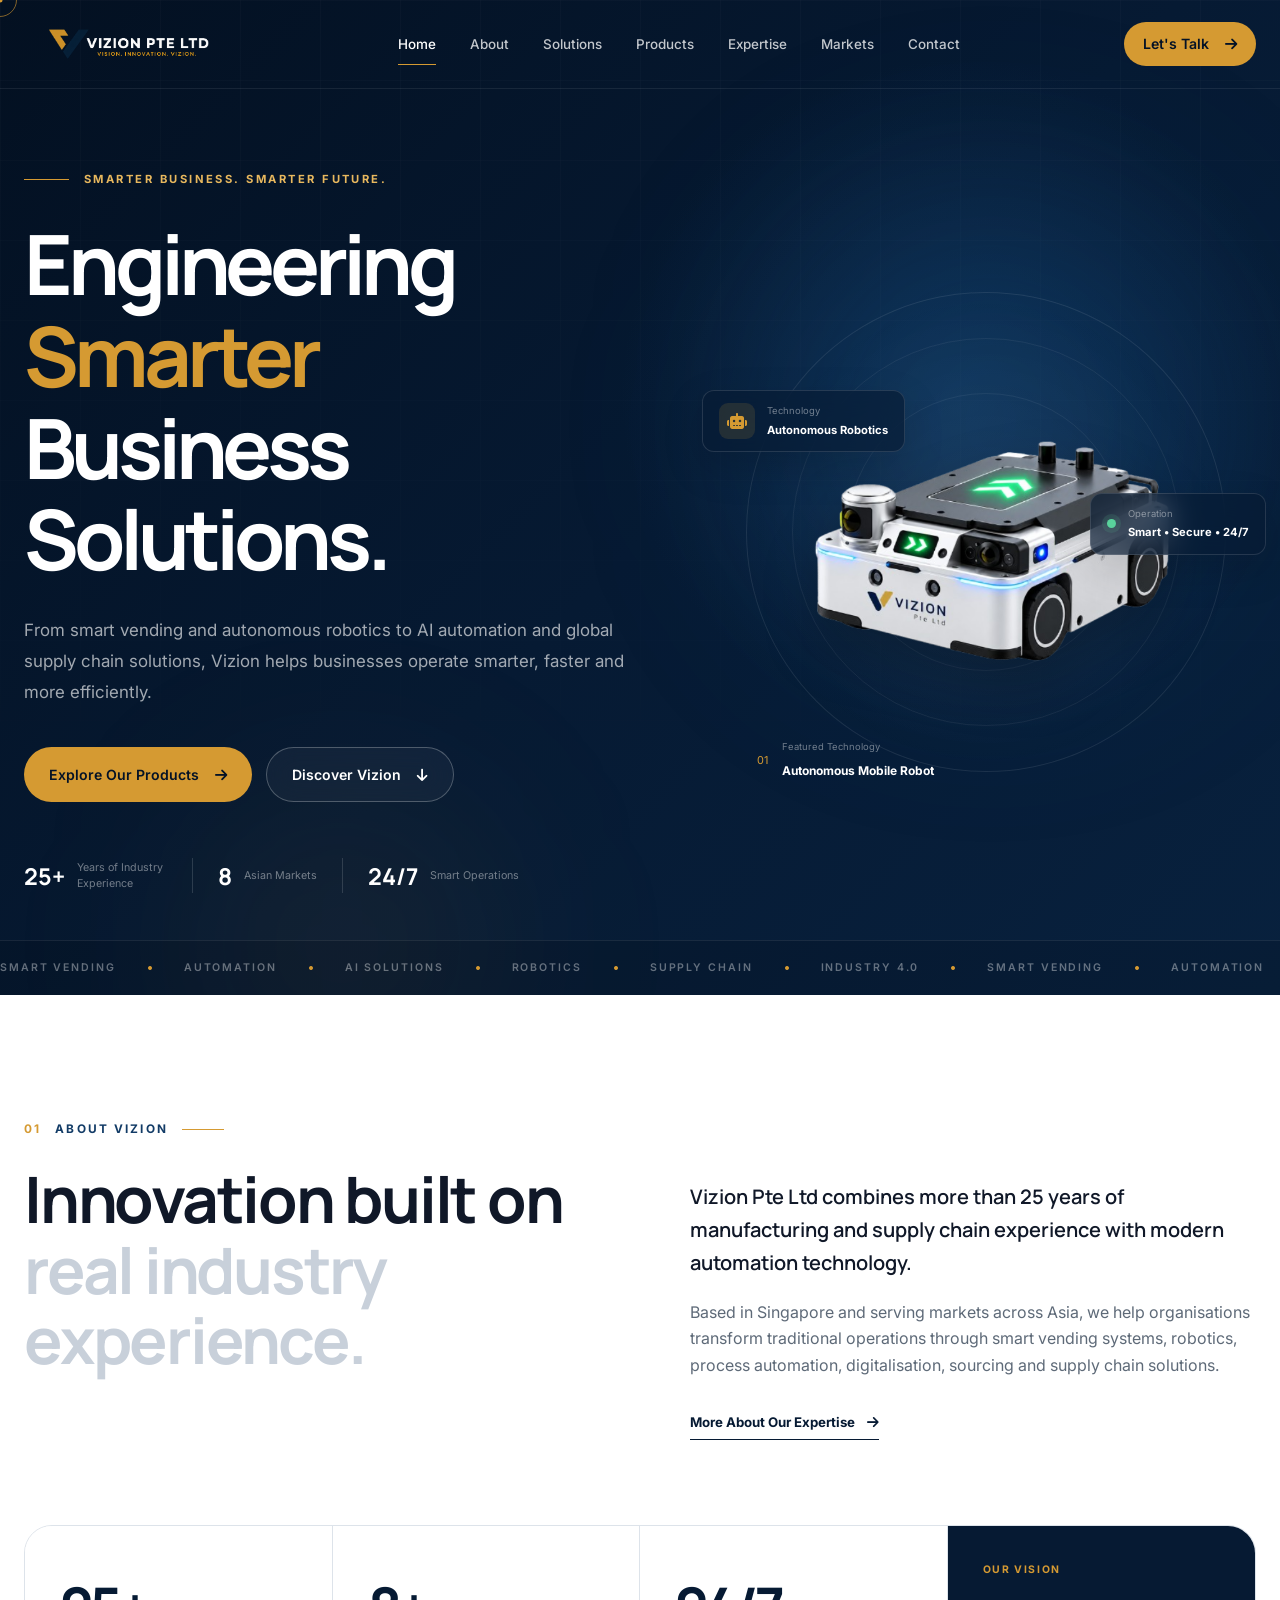
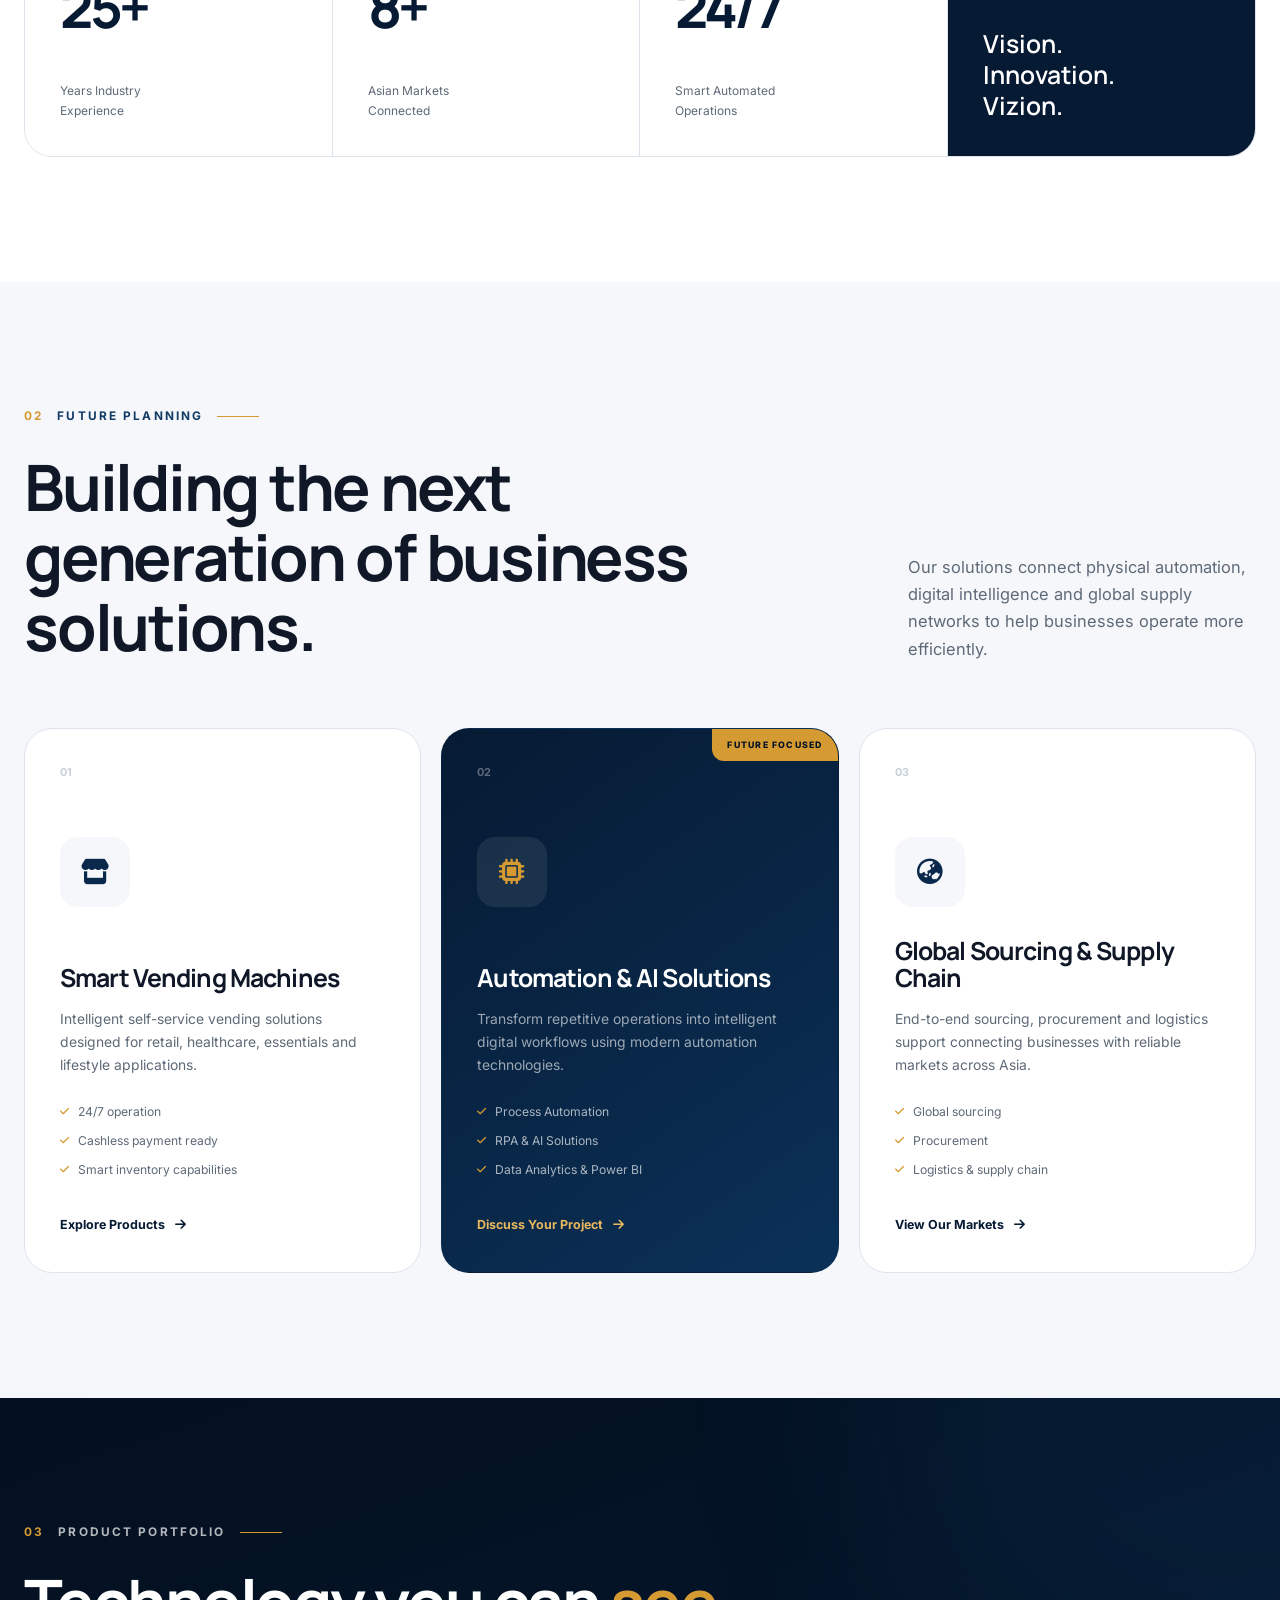
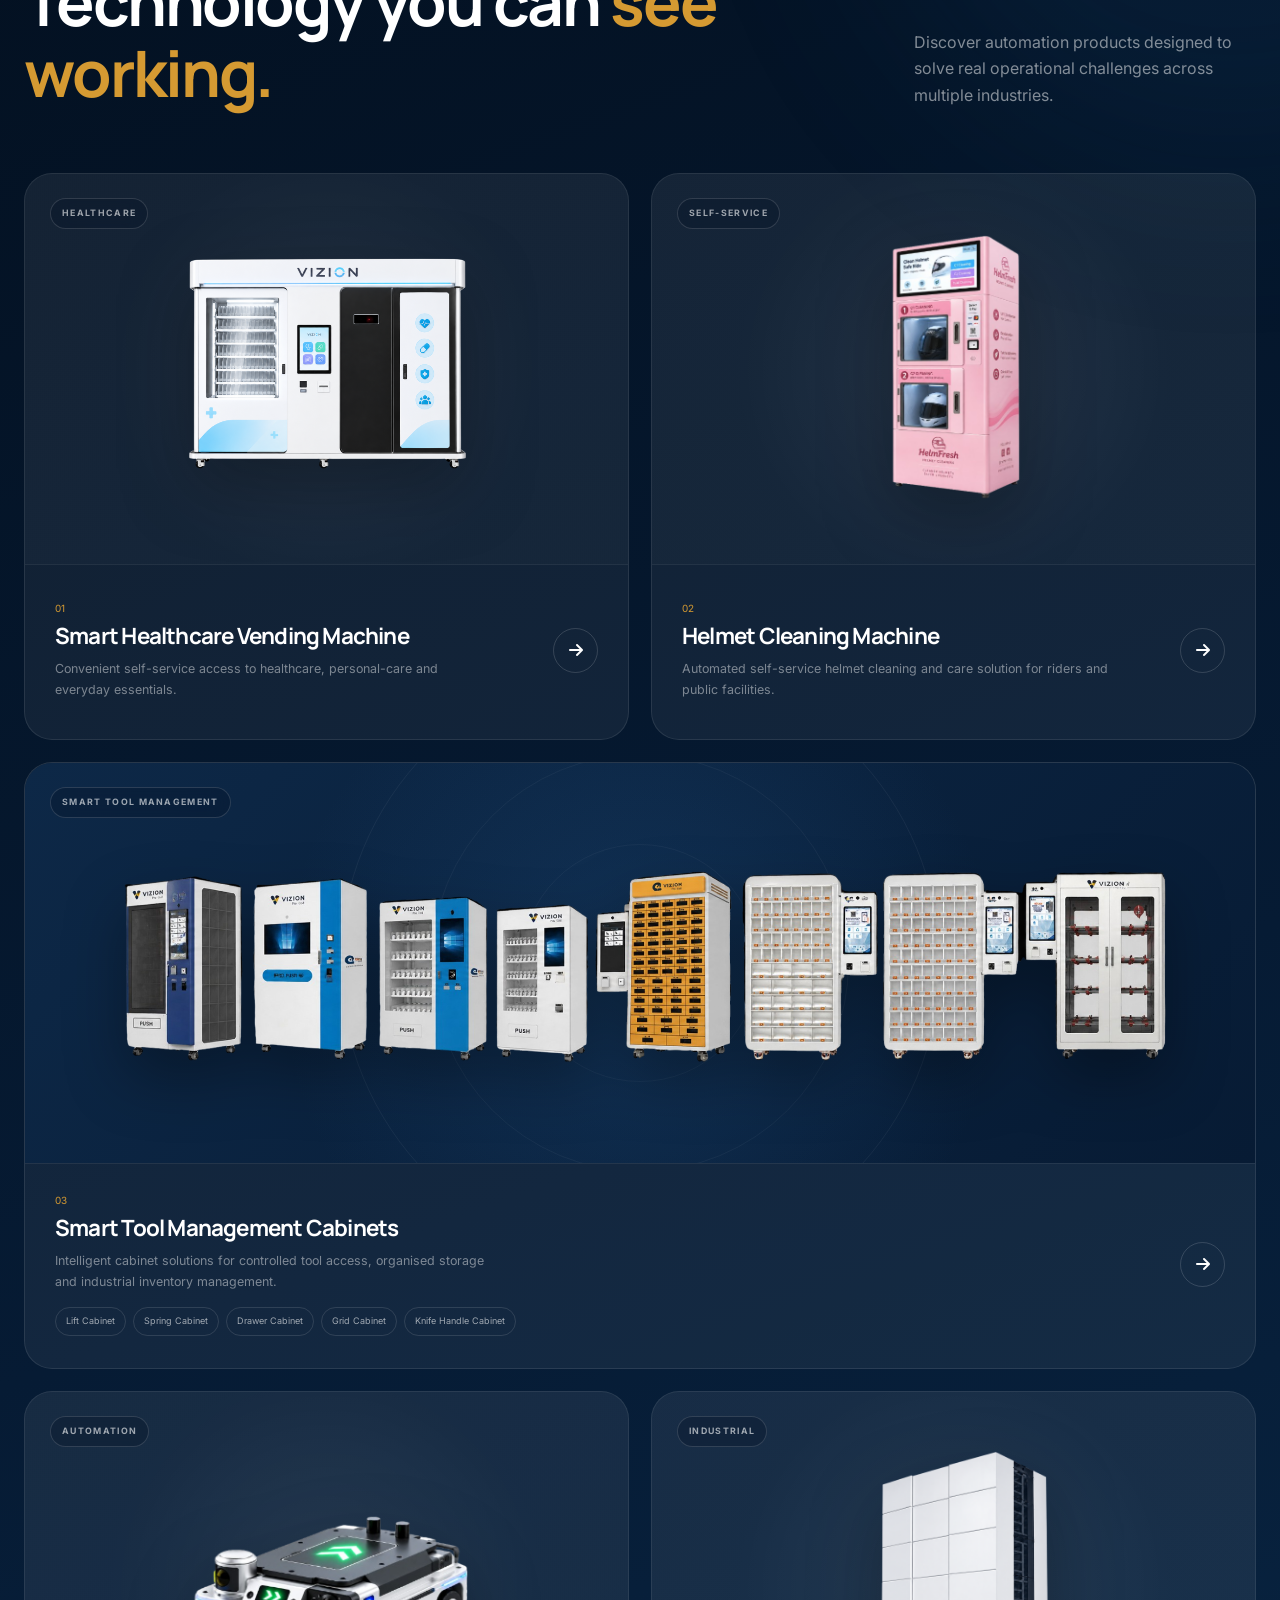
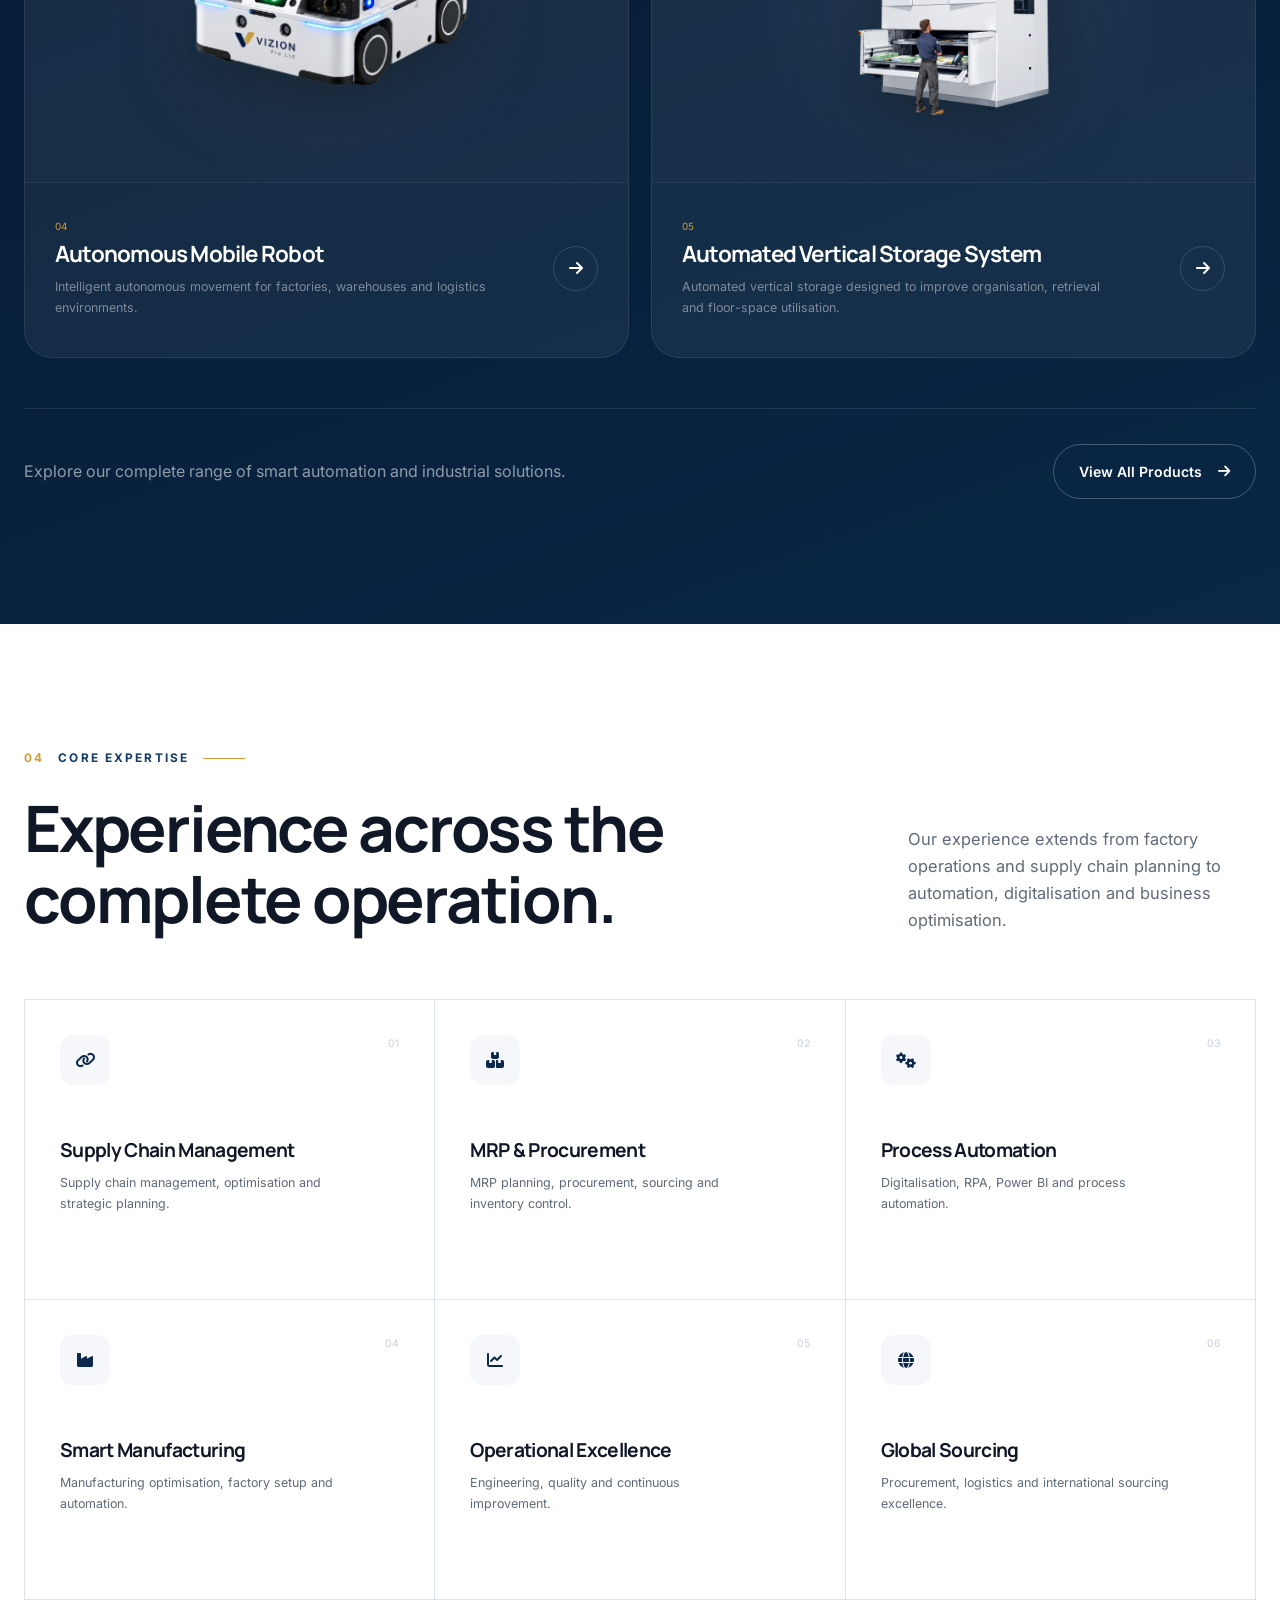
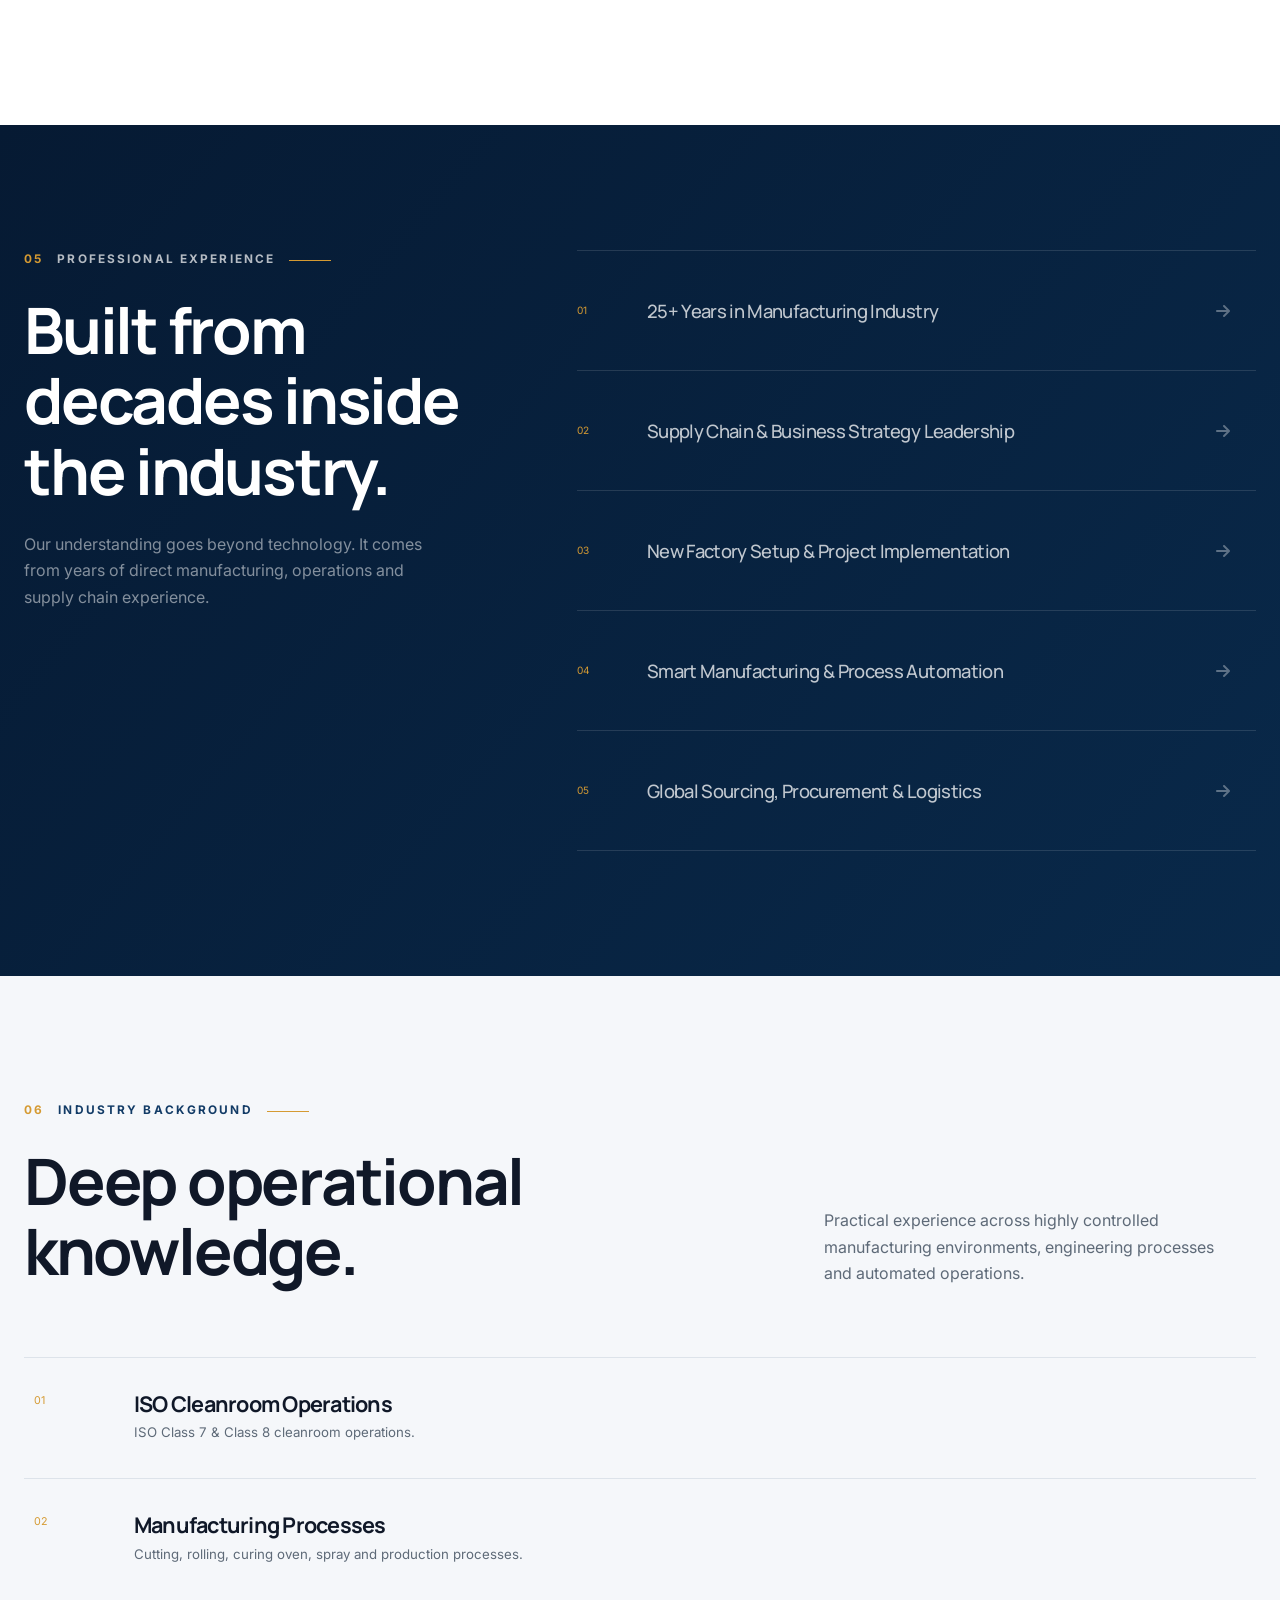
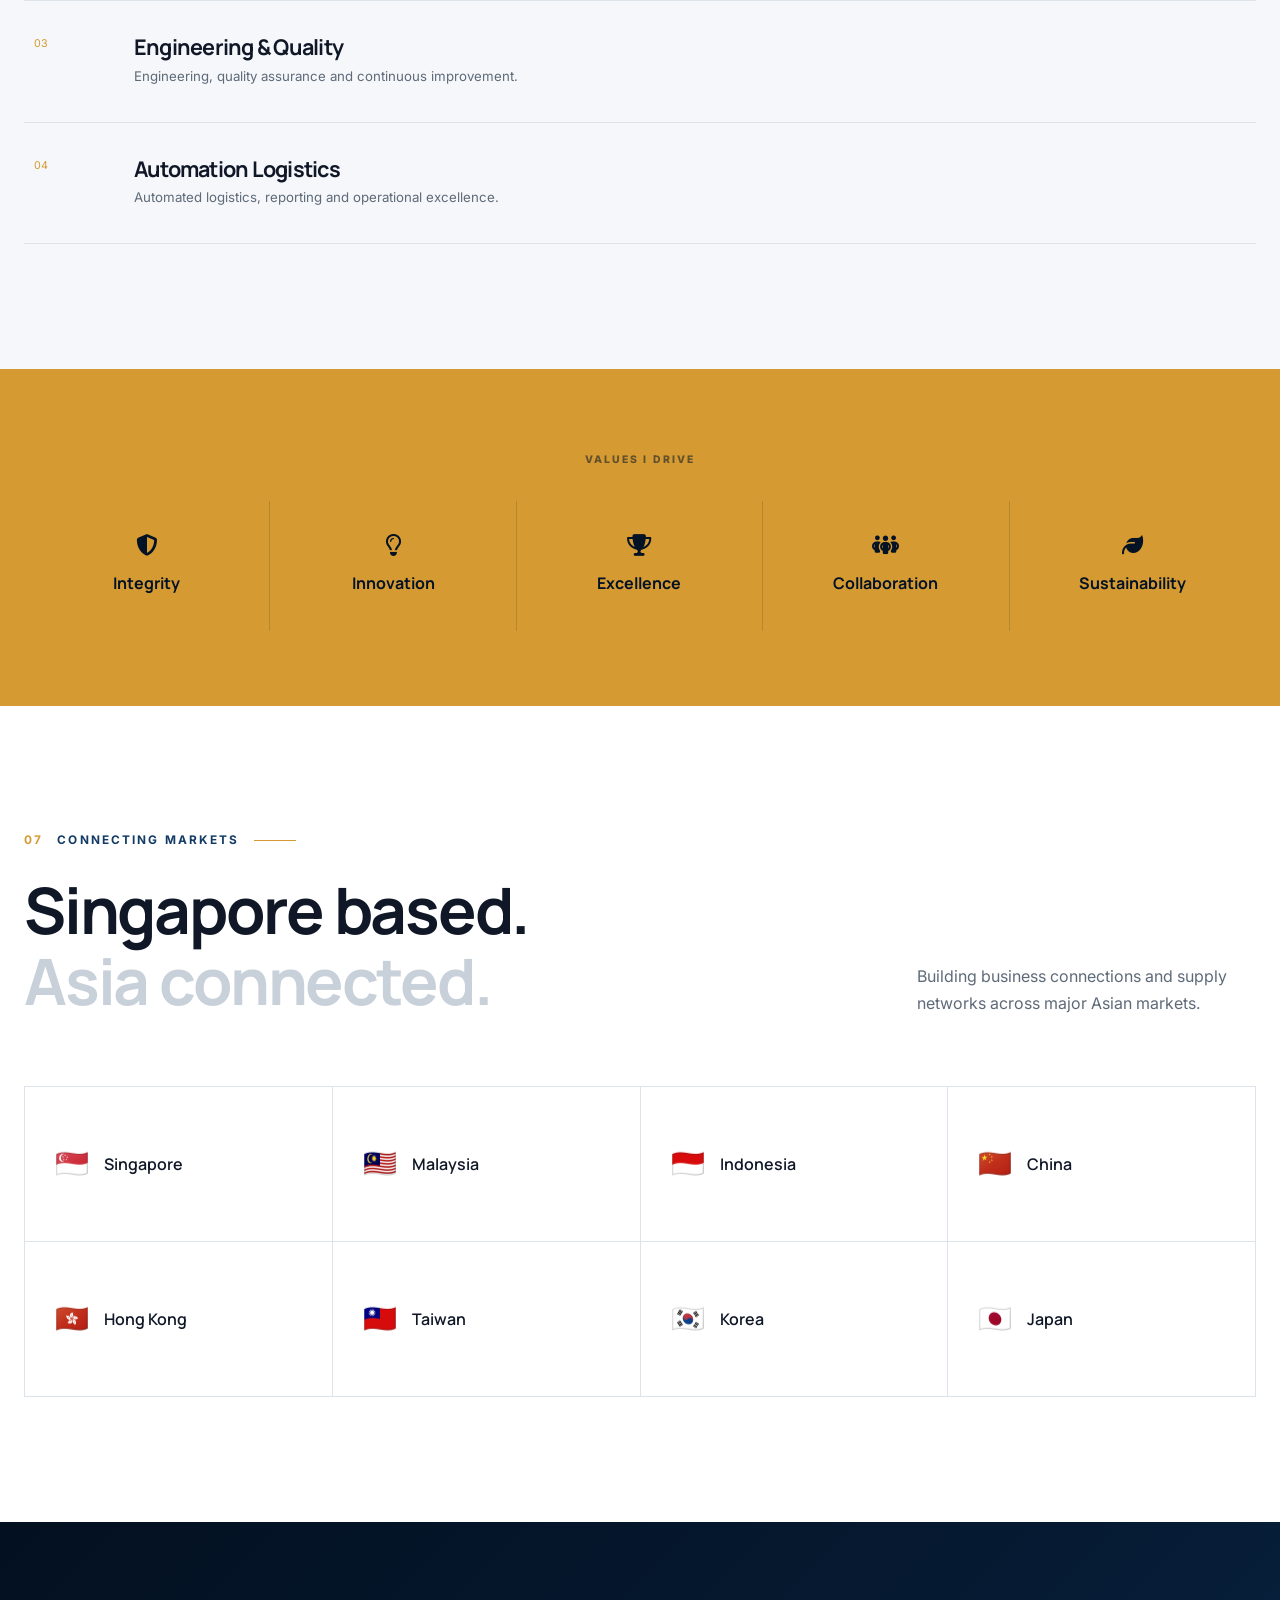
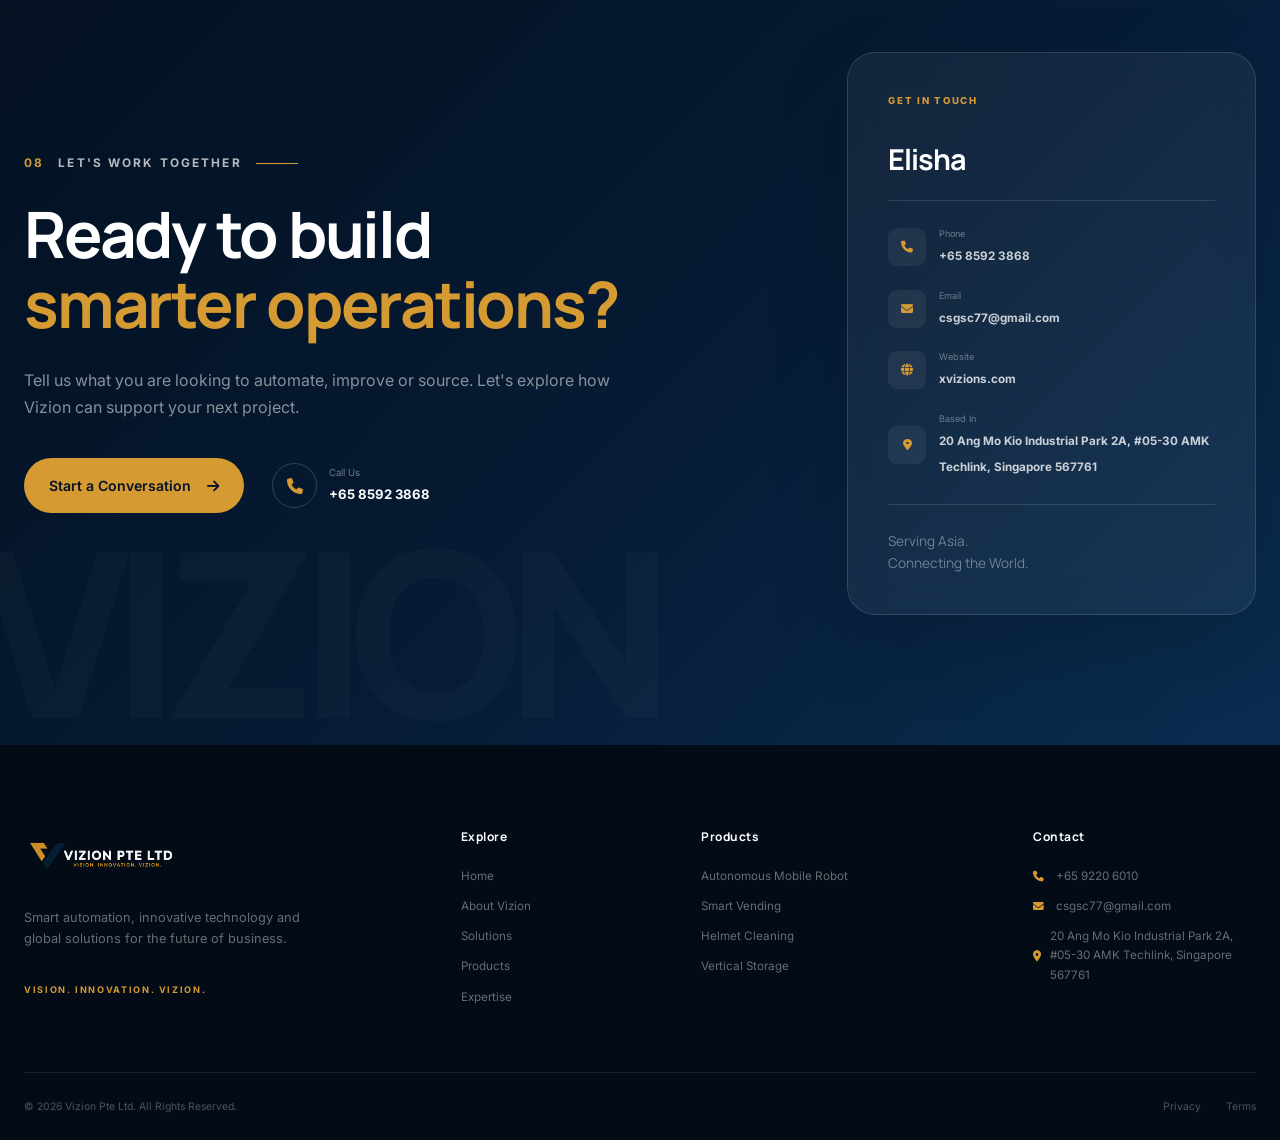
<file: index.html>
<!DOCTYPE html>
<html lang="en">

<head>
    <!-- =========================================================
         BASIC META
    ========================================================== -->
    <meta charset="UTF-8">

    <meta
        name="viewport"
        content="width=device-width, initial-scale=1.0"
    >

    <title>Vizion Pte Ltd | Smart Automation & Industrial Solutions</title>

    <meta
        name="description"
        content="Vizion Pte Ltd provides smart vending machines, autonomous mobile robots, automation and AI solutions, industrial storage systems, global sourcing and supply chain solutions across Asia."
    >

    <meta
        name="keywords"
        content="Vizion Pte Ltd, automation Singapore, smart vending machine, autonomous mobile robot, AMR, AI automation, industrial automation, supply chain, industrial storage"
    >

    <meta name="author" content="Vizion Pte Ltd">

    <!-- =========================================================
         FAVICON
    ========================================================== -->
    <link
        rel="icon"
        type="image/png"
        href="images/logo.png"
    >

    <!-- =========================================================
         GOOGLE FONTS
    ========================================================== -->
    <link
        rel="preconnect"
        href="https://fonts.googleapis.com"
    >

    <link
        rel="preconnect"
        href="https://fonts.gstatic.com"
        crossorigin
    >

    <link
        href="https://fonts.googleapis.com/css2?family=Inter:wght@400;500;600;700&family=Manrope:wght@400;500;600;700;800&display=swap"
        rel="stylesheet"
    >

    <!-- =========================================================
         FONT AWESOME
    ========================================================== -->
    <link
        rel="stylesheet"
        href="https://cdnjs.cloudflare.com/ajax/libs/font-awesome/6.5.2/css/all.min.css"
    >

    <!-- =========================================================
         AOS SCROLL ANIMATION
    ========================================================== -->
    <link
        rel="stylesheet"
        href="https://unpkg.com/aos@2.3.1/dist/aos.css"
    >

    <!-- =========================================================
         SWIPER
    ========================================================== -->
    <link
        rel="stylesheet"
        href="https://cdn.jsdelivr.net/npm/swiper@11/swiper-bundle.min.css"
    >

    <!-- =========================================================
         MAIN CSS
    ========================================================== -->
    <link
        rel="stylesheet"
        href="css/style.css"
    >
</head>


<body>


<!-- =============================================================
     PAGE LOADER
============================================================== -->

<div class="page-loader" id="pageLoader">

    <div class="loader-inner">

        <div class="loader-logo">
            <img
                src="images/logo.png"
                alt="Vizion Pte Ltd"
            >
        </div>

        <div class="loader-line">
            <span></span>
        </div>

        <p>VISION. INNOVATION. VIZION.</p>

    </div>

</div>



<!-- =============================================================
     CUSTOM CURSOR DECORATION
============================================================== -->

<div class="cursor-dot"></div>
<div class="cursor-outline"></div>



<!-- =============================================================
     HEADER / NAVIGATION
============================================================== -->

<header class="site-header" id="siteHeader">

    <div class="container nav-container">

        <!-- LOGO -->
        <a
            href="#home"
            class="site-logo"
            aria-label="Vizion Pte Ltd Homepage"
        >

            <img
                src="images/logo.png"
                alt="Vizion Pte Ltd Logo"
            >

        </a>


        <!-- DESKTOP NAVIGATION -->
        <nav
            class="desktop-nav"
            aria-label="Main Navigation"
        >

            <a
                href="#home"
                class="nav-link active"
            >
                Home
            </a>

            <a
                href="#about"
                class="nav-link"
            >
                About
            </a>

            <a
                href="#solutions"
                class="nav-link"
            >
                Solutions
            </a>

            <a
    href="products.html"
    class="nav-link"
>
    Products
</a>

            <a
                href="#expertise"
                class="nav-link"
            >
                Expertise
            </a>

            <a
                href="#markets"
                class="nav-link"
            >
                Markets
            </a>

            <a
                href="#contact"
                class="nav-link"
            >
                Contact
            </a>

        </nav>


        <!-- NAVIGATION CTA -->
        <div class="nav-actions">

            <a
                href="#contact"
                class="btn btn-nav"
            >
                Let's Talk

                <span class="btn-arrow">
                    <i class="fa-solid fa-arrow-right"></i>
                </span>

            </a>


            <!-- MOBILE MENU BUTTON -->
            <button
                class="mobile-menu-btn"
                id="mobileMenuBtn"
                aria-label="Open Menu"
            >

                <span></span>
                <span></span>
                <span></span>

            </button>

        </div>

    </div>


    <!-- MOBILE NAVIGATION -->
    <div
        class="mobile-menu"
        id="mobileMenu"
    >

        <nav>

            <a href="#home">Home</a>

            <a href="#about">About</a>

            <a href="#solutions">Solutions</a>

            <a href="products.html">Products</a>

            <a href="#expertise">Expertise</a>

            <a href="#markets">Markets</a>

            <a href="#contact">Contact</a>

        </nav>


        <div class="mobile-contact">

            <span>Contact</span>

            <a href="tel:+6592206010">
                +65 9220 6010
            </a>

            <a href="mailto:csgsc77@gmail.com">
                csgsc77@gmail.com
            </a>

        </div>

    </div>

</header>



<!-- =============================================================
     MAIN
============================================================== -->

<main>


<!-- =============================================================
     HERO
============================================================== -->

<section
    class="hero"
    id="home"
>

    <!-- DECORATIVE BACKGROUND -->
    <div class="hero-grid"></div>

    <div class="hero-glow hero-glow-one"></div>

    <div class="hero-glow hero-glow-two"></div>


    <div class="container hero-container">


        <!-- HERO CONTENT -->
        <div class="hero-content">

            <div
                class="eyebrow"
                data-aos="fade-up"
            >

                <span class="eyebrow-line"></span>

                SMARTER BUSINESS.
                SMARTER FUTURE.

            </div>


            <h1
                data-aos="fade-up"
                data-aos-delay="100"
            >

                Engineering

                <span>
                    Smarter
                </span>

                Business
                Solutions.

            </h1>


            <p
                class="hero-description"
                data-aos="fade-up"
                data-aos-delay="200"
            >

                From smart vending and autonomous robotics
                to AI automation and global supply chain solutions,
                Vizion helps businesses operate smarter,
                faster and more efficiently.

            </p>


            <div
                class="hero-buttons"
                data-aos="fade-up"
                data-aos-delay="300"
            >

                <a
                    href="#products"
                    class="btn btn-primary"
                >

                    Explore Our Products

                    <span>
                        <i class="fa-solid fa-arrow-right"></i>
                    </span>

                </a>


                <a
                    href="#about"
                    class="btn btn-secondary"
                >

                    Discover Vizion

                    <span>
                        <i class="fa-solid fa-arrow-down"></i>
                    </span>

                </a>

            </div>


            <!-- HERO TRUST INFO -->
            <div
                class="hero-trust"
                data-aos="fade-up"
                data-aos-delay="400"
            >

                <div class="trust-item">

                    <strong>25+</strong>

                    <span>
                        Years of
                        Industry Experience
                    </span>

                </div>


                <div class="trust-divider"></div>


                <div class="trust-item">

                    <strong>8</strong>

                    <span>
                        Asian
                        Markets
                    </span>

                </div>


                <div class="trust-divider"></div>


                <div class="trust-item">

                    <strong>24/7</strong>

                    <span>
                        Smart
                        Operations
                    </span>

                </div>

            </div>

        </div>



        <!-- HERO PRODUCT -->
        <div
            class="hero-visual"
            data-aos="fade-left"
            data-aos-delay="200"
        >

            <div class="hero-product-circle"></div>


            <div class="hero-product-label label-one">

                <span class="label-icon">
                    <i class="fa-solid fa-robot"></i>
                </span>

                <div>
                    <small>Technology</small>
                    <strong>Autonomous Robotics</strong>
                </div>

            </div>


            <div class="hero-product-label label-two">

                <span class="status-dot"></span>

                <div>
                    <small>Operation</small>
                    <strong>Smart • Secure • 24/7</strong>
                </div>

            </div>


            <div class="hero-product-image">

                <img
                    src="images/products/amr.png"
                    alt="Vizion Autonomous Mobile Robot"
                >

            </div>


            <div class="hero-product-name">

                <span>01</span>

                <div>

                    <small>
                        Featured Technology
                    </small>

                    <strong>
                        Autonomous Mobile Robot
                    </strong>

                </div>

            </div>

        </div>

    </div>



    <!-- HERO BOTTOM MARQUEE -->

    <div class="hero-marquee">

        <div class="marquee-track">

            <span>SMART VENDING</span>

            <i class="fa-solid fa-circle"></i>

            <span>AUTOMATION</span>

            <i class="fa-solid fa-circle"></i>

            <span>AI SOLUTIONS</span>

            <i class="fa-solid fa-circle"></i>

            <span>ROBOTICS</span>

            <i class="fa-solid fa-circle"></i>

            <span>SUPPLY CHAIN</span>

            <i class="fa-solid fa-circle"></i>

            <span>INDUSTRY 4.0</span>

            <i class="fa-solid fa-circle"></i>

            <span>SMART VENDING</span>

            <i class="fa-solid fa-circle"></i>

            <span>AUTOMATION</span>

            <i class="fa-solid fa-circle"></i>

            <span>AI SOLUTIONS</span>

        </div>

    </div>

</section>



<!-- =============================================================
     INTRODUCTION
============================================================== -->

<section
    class="intro-section section"
    id="about"
>

    <div class="container">


        <div class="intro-grid">


            <!-- LEFT -->
            <div
                class="intro-heading"
                data-aos="fade-up"
            >

                <div class="section-label">

                    <span>01</span>

                    About Vizion

                </div>


                <h2>

                    Innovation built on

                    <span>
                        real industry experience.
                    </span>

                </h2>

            </div>


            <!-- RIGHT -->
            <div
                class="intro-content"
                data-aos="fade-up"
                data-aos-delay="100"
            >

                <p class="intro-lead">

                    Vizion Pte Ltd combines more than 25 years
                    of manufacturing and supply chain experience
                    with modern automation technology.

                </p>


                <p>

                    Based in Singapore and serving markets across Asia,
                    we help organisations transform traditional
                    operations through smart vending systems,
                    robotics, process automation, digitalisation,
                    sourcing and supply chain solutions.

                </p>


                <a
                    href="#expertise"
                    class="text-link"
                >

                    More About Our Expertise

                    <i class="fa-solid fa-arrow-right"></i>

                </a>

            </div>

        </div>



        <!-- STATISTICS -->

        <div class="stats-grid">


            <div
                class="stat-card"
                data-aos="fade-up"
            >

                <span class="stat-number">
                    <span
                        class="counter"
                        data-target="25"
                    >
                        0
                    </span>+
                </span>

                <span class="stat-label">
                    Years Industry Experience
                </span>

            </div>


            <div
                class="stat-card"
                data-aos="fade-up"
                data-aos-delay="100"
            >

                <span class="stat-number">

                    <span
                        class="counter"
                        data-target="8"
                    >
                        0
                    </span>+

                </span>

                <span class="stat-label">
                    Asian Markets Connected
                </span>

            </div>


            <div
                class="stat-card"
                data-aos="fade-up"
                data-aos-delay="200"
            >

                <span class="stat-number">
                    24/7
                </span>

                <span class="stat-label">
                    Smart Automated Operations
                </span>

            </div>


            <div
                class="stat-card stat-card-dark"
                data-aos="fade-up"
                data-aos-delay="300"
            >

                <span class="stat-small">
                    Our Vision
                </span>

                <span class="stat-vision">
                    Vision.<br>
                    Innovation.<br>
                    Vizion.
                </span>

            </div>

        </div>

    </div>

</section>



<!-- =============================================================
     SOLUTIONS
============================================================== -->

<section
    class="solutions-section section"
    id="solutions"
>

    <div class="container">


        <!-- SECTION HEADER -->

        <div class="section-header">

            <div
                class="section-heading"
                data-aos="fade-up"
            >

                <div class="section-label">

                    <span>02</span>

                    Future Planning

                </div>


                <h2>
                    Building the next generation
                    of business solutions.
                </h2>

            </div>


            <p
                data-aos="fade-up"
                data-aos-delay="100"
            >

                Our solutions connect physical automation,
                digital intelligence and global supply networks
                to help businesses operate more efficiently.

            </p>

        </div>



        <!-- SOLUTION CARDS -->

        <div class="solutions-grid">


            <!-- SOLUTION 1 -->

            <article
                class="solution-card"
                data-aos="fade-up"
            >

                <div class="solution-number">
                    01
                </div>


                <div class="solution-icon">

                    <i class="fa-solid fa-store"></i>

                </div>


                <div class="solution-content">

                    <h3>
                        Smart Vending Machines
                    </h3>


                    <p>

                        Intelligent self-service vending
                        solutions designed for retail,
                        healthcare, essentials and lifestyle
                        applications.

                    </p>


                    <ul>

                        <li>
                            <i class="fa-solid fa-check"></i>
                            24/7 operation
                        </li>

                        <li>
                            <i class="fa-solid fa-check"></i>
                            Cashless payment ready
                        </li>

                        <li>
                            <i class="fa-solid fa-check"></i>
                            Smart inventory capabilities
                        </li>

                    </ul>


                    <a
                        href="#products"
                        class="solution-link"
                    >

                        Explore Products

                        <i class="fa-solid fa-arrow-right"></i>

                    </a>

                </div>

            </article>



            <!-- SOLUTION 2 -->

            <article
                class="solution-card featured"
                data-aos="fade-up"
                data-aos-delay="100"
            >

                <div class="featured-label">
                    FUTURE FOCUSED
                </div>


                <div class="solution-number">
                    02
                </div>


                <div class="solution-icon">

                    <i class="fa-solid fa-microchip"></i>

                </div>


                <div class="solution-content">

                    <h3>
                        Automation & AI Solutions
                    </h3>


                    <p>

                        Transform repetitive operations
                        into intelligent digital workflows
                        using modern automation technologies.

                    </p>


                    <ul>

                        <li>
                            <i class="fa-solid fa-check"></i>
                            Process Automation
                        </li>

                        <li>
                            <i class="fa-solid fa-check"></i>
                            RPA & AI Solutions
                        </li>

                        <li>
                            <i class="fa-solid fa-check"></i>
                            Data Analytics & Power BI
                        </li>

                    </ul>


                    <a
                        href="#contact"
                        class="solution-link"
                    >

                        Discuss Your Project

                        <i class="fa-solid fa-arrow-right"></i>

                    </a>

                </div>

            </article>



            <!-- SOLUTION 3 -->

            <article
                class="solution-card"
                data-aos="fade-up"
                data-aos-delay="200"
            >

                <div class="solution-number">
                    03
                </div>


                <div class="solution-icon">

                    <i class="fa-solid fa-earth-asia"></i>

                </div>


                <div class="solution-content">

                    <h3>
                        Global Sourcing & Supply Chain
                    </h3>


                    <p>

                        End-to-end sourcing,
                        procurement and logistics support
                        connecting businesses with
                        reliable markets across Asia.

                    </p>


                    <ul>

                        <li>
                            <i class="fa-solid fa-check"></i>
                            Global sourcing
                        </li>

                        <li>
                            <i class="fa-solid fa-check"></i>
                            Procurement
                        </li>

                        <li>
                            <i class="fa-solid fa-check"></i>
                            Logistics & supply chain
                        </li>

                    </ul>


                    <a
                        href="#markets"
                        class="solution-link"
                    >

                        View Our Markets

                        <i class="fa-solid fa-arrow-right"></i>

                    </a>

                </div>

            </article>

        </div>

    </div>

</section>



<!-- =============================================================
     PRODUCTS
============================================================== -->

<!-- =============================================================
     PRODUCTS
============================================================== -->

<section
    class="products-section section"
    id="products"
>

    <div class="container">


        <!-- =====================================================
             HEADER
        ====================================================== -->

        <div class="products-header">

            <div
                data-aos="fade-up"
            >

                <div class="section-label light">

                    <span>03</span>

                    Product Portfolio

                </div>


                <h2>

                    Technology you can

                    <span>
                        see working.
                    </span>

                </h2>

            </div>


            <p
                data-aos="fade-up"
                data-aos-delay="100"
            >

                Discover automation products designed
                to solve real operational challenges
                across multiple industries.

            </p>

        </div>



        <!-- =====================================================
             PRODUCTS GRID
        ====================================================== -->

        <div class="products-grid">



            <!-- =================================================
                 PRODUCT 01 - HEALTHCARE VENDING
            ================================================== -->

            <article
                class="product-card"
                data-aos="fade-up"
            >

                <a
                    href="products/vending.html"
                    class="product-card-link"
                >

                    <div class="product-image">


                        <span class="product-category">
                            HEALTHCARE
                        </span>


                        <img
                            src="images/products/vending.png"
                            alt="Vizion Smart Healthcare Vending Machine"
                        >


                        <div class="product-hover">

                            <span>
                                View Product
                            </span>


                            <div class="hover-arrow">

                                <i
                                    class="fa-solid fa-arrow-up-right-from-square"
                                ></i>

                            </div>

                        </div>


                    </div>



                    <div class="product-info">


                        <div>

                            <span class="product-number">
                                01
                            </span>


                            <h3>
                                Smart Healthcare Vending Machine
                            </h3>


                            <p>

                                Convenient self-service access
                                to healthcare, personal-care
                                and everyday essentials.

                            </p>

                        </div>


                        <span class="product-arrow">

                            <i class="fa-solid fa-arrow-right"></i>

                        </span>


                    </div>

                </a>

            </article>



            <!-- =================================================
                 PRODUCT 02 - HELMET CLEANING
            ================================================== -->

            <article
                class="product-card"
                data-aos="fade-up"
                data-aos-delay="100"
            >

                <a
                    href="products/helmet-cleaning.html"
                    class="product-card-link"
                >

                    <div class="product-image">


                        <span class="product-category">
                            SELF-SERVICE
                        </span>


                        <img
                            src="images/products/helmet.png"
                            alt="Helmet Cleaning Machine"
                        >


                        <div class="product-hover">

                            <span>
                                View Product
                            </span>


                            <div class="hover-arrow">

                                <i
                                    class="fa-solid fa-arrow-up-right-from-square"
                                ></i>

                            </div>

                        </div>


                    </div>



                    <div class="product-info">


                        <div>

                            <span class="product-number">
                                02
                            </span>


                            <h3>
                                Helmet Cleaning Machine
                            </h3>


                            <p>

                                Automated self-service helmet
                                cleaning and care solution
                                for riders and public facilities.

                            </p>

                        </div>


                        <span class="product-arrow">

                            <i class="fa-solid fa-arrow-right"></i>

                        </span>


                    </div>

                </a>

            </article>



            <!-- =================================================
                 PRODUCT 03 - SMART TOOL CABINETS
            ================================================== -->

            <article
                class="product-card product-card-cabinet"
                data-aos="fade-up"
            >

                <a
                    href="products/smart-cabinet.html"
                    class="product-card-link"
                >

                    <div class="product-image product-image-cabinet">


                        <span class="product-category">
                            SMART TOOL MANAGEMENT
                        </span>


                        <div class="cabinet-home-rings"></div>


                        <img
                            src="images/products/smart-cabinet.png"
                            alt="Vizion Smart Tool Management Cabinet Range"
                        >


                        <div class="product-hover">

                            <span>
                                Explore Cabinet Range
                            </span>


                            <div class="hover-arrow">

                                <i
                                    class="fa-solid fa-arrow-up-right-from-square"
                                ></i>

                            </div>

                        </div>


                    </div>



                    <div class="product-info cabinet-home-info">


                        <div>

                            <span class="product-number">
                                03
                            </span>


                            <h3>
                                Smart Tool Management Cabinets
                            </h3>


                            <p>

                                Intelligent cabinet solutions
                                for controlled tool access,
                                organised storage and
                                industrial inventory management.

                            </p>


                            <div class="cabinet-home-types">

                                <span>
                                    Lift Cabinet
                                </span>

                                <span>
                                    Spring Cabinet
                                </span>

                                <span>
                                    Drawer Cabinet
                                </span>

                                <span>
                                    Grid Cabinet
                                </span>

                                <span>
                                    Knife Handle Cabinet
                                </span>

                            </div>

                        </div>


                        <span class="product-arrow">

                            <i class="fa-solid fa-arrow-right"></i>

                        </span>


                    </div>

                </a>

            </article>



            <!-- =================================================
                 PRODUCT 04 - AMR
            ================================================== -->

            <article
                class="product-card"
                data-aos="fade-up"
            >

                <a
                    href="products/amr.html"
                    class="product-card-link"
                >

                    <div class="product-image">


                        <span class="product-category">
                            AUTOMATION
                        </span>


                        <img
                            src="images/products/amr.png"
                            alt="Autonomous Mobile Robot"
                        >


                        <div class="product-hover">

                            <span>
                                View Product
                            </span>


                            <div class="hover-arrow">

                                <i
                                    class="fa-solid fa-arrow-up-right-from-square"
                                ></i>

                            </div>

                        </div>


                    </div>



                    <div class="product-info">


                        <div>

                            <span class="product-number">
                                04
                            </span>


                            <h3>
                                Autonomous Mobile Robot
                            </h3>


                            <p>

                                Intelligent autonomous movement
                                for factories, warehouses
                                and logistics environments.

                            </p>

                        </div>


                        <span class="product-arrow">

                            <i class="fa-solid fa-arrow-right"></i>

                        </span>


                    </div>

                </a>

            </article>



            <!-- =================================================
                 PRODUCT 05 - VERTICAL STORAGE
            ================================================== -->

            <article
                class="product-card"
                data-aos="fade-up"
                data-aos-delay="100"
            >

                <a
                    href="products/storage.html"
                    class="product-card-link"
                >

                    <div class="product-image">


                        <span class="product-category">
                            INDUSTRIAL
                        </span>


                        <img
                            src="images/products/storage.png"
                            alt="Automated Vertical Storage System"
                        >


                        <div class="product-hover">

                            <span>
                                View Product
                            </span>


                            <div class="hover-arrow">

                                <i
                                    class="fa-solid fa-arrow-up-right-from-square"
                                ></i>

                            </div>

                        </div>


                    </div>



                    <div class="product-info">


                        <div>

                            <span class="product-number">
                                05
                            </span>


                            <h3>
                                Automated Vertical Storage System
                            </h3>


                            <p>

                                Automated vertical storage
                                designed to improve organisation,
                                retrieval and floor-space utilisation.

                            </p>

                        </div>


                        <span class="product-arrow">

                            <i class="fa-solid fa-arrow-right"></i>

                        </span>


                    </div>

                </a>

            </article>


        </div>



        <!-- =====================================================
             VIEW ALL PRODUCTS
        ====================================================== -->

        <div
            class="products-bottom"
            data-aos="fade-up"
        >

            <p>

                Explore our complete range of
                smart automation and industrial solutions.

            </p>


            <a
                href="products.html"
                class="btn btn-outline-light"
            >

                View All Products

                <i class="fa-solid fa-arrow-right"></i>

            </a>


        </div>


    </div>

</section>

<!-- =============================================================
     EXPERTISE
============================================================== -->

<section
    class="expertise-section section"
    id="expertise"
>

    <div class="container">


        <div class="section-header">

            <div
                class="section-heading"
                data-aos="fade-up"
            >

                <div class="section-label">

                    <span>04</span>

                    Core Expertise

                </div>


                <h2>
                    Experience across the
                    complete operation.
                </h2>

            </div>


            <p
                data-aos="fade-up"
                data-aos-delay="100"
            >

                Our experience extends from factory operations
                and supply chain planning to automation,
                digitalisation and business optimisation.

            </p>

        </div>



        <div class="expertise-grid">


            <!-- 01 -->

            <article
                class="expertise-card"
                data-aos="fade-up"
            >

                <div class="expertise-icon">

                    <i class="fa-solid fa-link"></i>

                </div>


                <span>
                    01
                </span>


                <h3>
                    Supply Chain Management
                </h3>


                <p>
                    Supply chain management,
                    optimisation and strategic planning.
                </p>

            </article>



            <!-- 02 -->

            <article
                class="expertise-card"
                data-aos="fade-up"
                data-aos-delay="80"
            >

                <div class="expertise-icon">

                    <i class="fa-solid fa-boxes-stacked"></i>

                </div>


                <span>
                    02
                </span>


                <h3>
                    MRP & Procurement
                </h3>


                <p>
                    MRP planning, procurement,
                    sourcing and inventory control.
                </p>

            </article>



            <!-- 03 -->

            <article
                class="expertise-card"
                data-aos="fade-up"
                data-aos-delay="160"
            >

                <div class="expertise-icon">

                    <i class="fa-solid fa-gears"></i>

                </div>


                <span>
                    03
                </span>


                <h3>
                    Process Automation
                </h3>


                <p>
                    Digitalisation, RPA,
                    Power BI and process automation.
                </p>

            </article>



            <!-- 04 -->

            <article
                class="expertise-card"
                data-aos="fade-up"
            >

                <div class="expertise-icon">

                    <i class="fa-solid fa-industry"></i>

                </div>


                <span>
                    04
                </span>


                <h3>
                    Smart Manufacturing
                </h3>


                <p>
                    Manufacturing optimisation,
                    factory setup and automation.
                </p>

            </article>



            <!-- 05 -->

            <article
                class="expertise-card"
                data-aos="fade-up"
                data-aos-delay="80"
            >

                <div class="expertise-icon">

                    <i class="fa-solid fa-chart-line"></i>

                </div>


                <span>
                    05
                </span>


                <h3>
                    Operational Excellence
                </h3>


                <p>
                    Engineering, quality and
                    continuous improvement.
                </p>

            </article>



            <!-- 06 -->

            <article
                class="expertise-card"
                data-aos="fade-up"
                data-aos-delay="160"
            >

                <div class="expertise-icon">

                    <i class="fa-solid fa-globe"></i>

                </div>


                <span>
                    06
                </span>


                <h3>
                    Global Sourcing
                </h3>


                <p>
                    Procurement, logistics and
                    international sourcing excellence.
                </p>

            </article>

        </div>

    </div>

</section>



<!-- =============================================================
     PROFESSIONAL EXPERIENCE
============================================================== -->

<section class="experience-section">

    <div class="container experience-container">


        <div
            class="experience-title"
            data-aos="fade-right"
        >

            <div class="section-label light">

                <span>05</span>

                Professional Experience

            </div>


            <h2>

                Built from decades
                inside the industry.

            </h2>


            <p>

                Our understanding goes beyond technology.
                It comes from years of direct manufacturing,
                operations and supply chain experience.

            </p>

        </div>



        <div class="experience-list">


            <div
                class="experience-row"
                data-aos="fade-left"
            >

                <span>01</span>

                <h3>
                    25+ Years in Manufacturing Industry
                </h3>

                <i class="fa-solid fa-arrow-right"></i>

            </div>


            <div
                class="experience-row"
                data-aos="fade-left"
                data-aos-delay="70"
            >

                <span>02</span>

                <h3>
                    Supply Chain & Business Strategy Leadership
                </h3>

                <i class="fa-solid fa-arrow-right"></i>

            </div>


            <div
                class="experience-row"
                data-aos="fade-left"
                data-aos-delay="140"
            >

                <span>03</span>

                <h3>
                    New Factory Setup & Project Implementation
                </h3>

                <i class="fa-solid fa-arrow-right"></i>

            </div>


            <div
                class="experience-row"
                data-aos="fade-left"
                data-aos-delay="210"
            >

                <span>04</span>

                <h3>
                    Smart Manufacturing & Process Automation
                </h3>

                <i class="fa-solid fa-arrow-right"></i>

            </div>


            <div
                class="experience-row"
                data-aos="fade-left"
                data-aos-delay="280"
            >

                <span>05</span>

                <h3>
                    Global Sourcing, Procurement & Logistics
                </h3>

                <i class="fa-solid fa-arrow-right"></i>

            </div>

        </div>

    </div>

</section>



<!-- =============================================================
     INDUSTRY BACKGROUND
============================================================== -->

<section class="industry-section section">

    <div class="container">


        <div class="industry-heading">

            <div
                data-aos="fade-up"
            >

                <div class="section-label">

                    <span>06</span>

                    Industry Background

                </div>


                <h2>
                    Deep operational
                    knowledge.
                </h2>

            </div>


            <p
                data-aos="fade-up"
                data-aos-delay="100"
            >

                Practical experience across
                highly controlled manufacturing environments,
                engineering processes and automated operations.

            </p>

        </div>



        <div class="industry-list">


            <div
                class="industry-item"
                data-aos="fade-up"
            >

                <span>01</span>

                <div>

                    <h3>
                        ISO Cleanroom Operations
                    </h3>

                    <p>
                        ISO Class 7 & Class 8
                        cleanroom operations.
                    </p>

                </div>

            </div>



            <div
                class="industry-item"
                data-aos="fade-up"
                data-aos-delay="70"
            >

                <span>02</span>

                <div>

                    <h3>
                        Manufacturing Processes
                    </h3>

                    <p>
                        Cutting, rolling, curing oven,
                        spray and production processes.
                    </p>

                </div>

            </div>



            <div
                class="industry-item"
                data-aos="fade-up"
                data-aos-delay="140"
            >

                <span>03</span>

                <div>

                    <h3>
                        Engineering & Quality
                    </h3>

                    <p>
                        Engineering, quality assurance
                        and continuous improvement.
                    </p>

                </div>

            </div>



            <div
                class="industry-item"
                data-aos="fade-up"
                data-aos-delay="210"
            >

                <span>04</span>

                <div>

                    <h3>
                        Automation Logistics
                    </h3>

                    <p>
                        Automated logistics,
                        reporting and operational excellence.
                    </p>

                </div>

            </div>

        </div>

    </div>

</section>



<!-- =============================================================
     VALUES
============================================================== -->

<section class="values-section">

    <div class="container">


        <div
            class="values-title"
            data-aos="fade-up"
        >

            <span>
                VALUES I DRIVE
            </span>

        </div>


        <div class="values-grid">


            <div
                class="value-item"
                data-aos="fade-up"
            >

                <i class="fa-solid fa-shield-halved"></i>

                <span>
                    Integrity
                </span>

            </div>


            <div
                class="value-item"
                data-aos="fade-up"
                data-aos-delay="70"
            >

                <i class="fa-regular fa-lightbulb"></i>

                <span>
                    Innovation
                </span>

            </div>


            <div
                class="value-item"
                data-aos="fade-up"
                data-aos-delay="140"
            >

                <i class="fa-solid fa-trophy"></i>

                <span>
                    Excellence
                </span>

            </div>


            <div
                class="value-item"
                data-aos="fade-up"
                data-aos-delay="210"
            >

                <i class="fa-solid fa-people-group"></i>

                <span>
                    Collaboration
                </span>

            </div>


            <div
                class="value-item"
                data-aos="fade-up"
                data-aos-delay="280"
            >

                <i class="fa-solid fa-leaf"></i>

                <span>
                    Sustainability
                </span>

            </div>

        </div>

    </div>

</section>



<!-- =============================================================
     MARKETS
============================================================== -->

<section
    class="markets-section section"
    id="markets"
>

    <div class="container">


        <div class="markets-heading">

            <div
                data-aos="fade-up"
            >

                <div class="section-label">

                    <span>07</span>

                    Connecting Markets

                </div>


                <h2>

                    Singapore based.

                    <span>
                        Asia connected.
                    </span>

                </h2>

            </div>


            <p
                data-aos="fade-up"
                data-aos-delay="100"
            >

                Building business connections
                and supply networks across major
                Asian markets.

            </p>

        </div>



        <div class="market-grid">


            <div
                class="market-card"
                data-aos="fade-up"
            >

                <span class="flag">
                    🇸🇬
                </span>

                <span>
                    Singapore
                </span>

            </div>


            <div
                class="market-card"
                data-aos="fade-up"
                data-aos-delay="50"
            >

                <span class="flag">
                    🇲🇾
                </span>

                <span>
                    Malaysia
                </span>

            </div>


            <div
                class="market-card"
                data-aos="fade-up"
                data-aos-delay="100"
            >

                <span class="flag">
                    🇮🇩
                </span>

                <span>
                    Indonesia
                </span>

            </div>


            <div
                class="market-card"
                data-aos="fade-up"
                data-aos-delay="150"
            >

                <span class="flag">
                    🇨🇳
                </span>

                <span>
                    China
                </span>

            </div>


            <div
                class="market-card"
                data-aos="fade-up"
                data-aos-delay="200"
            >

                <span class="flag">
                    🇭🇰
                </span>

                <span>
                    Hong Kong
                </span>

            </div>


            <div
                class="market-card"
                data-aos="fade-up"
                data-aos-delay="250"
            >

                <span class="flag">
                    🇹🇼
                </span>

                <span>
                    Taiwan
                </span>

            </div>


            <div
                class="market-card"
                data-aos="fade-up"
                data-aos-delay="300"
            >

                <span class="flag">
                    🇰🇷
                </span>

                <span>
                    Korea
                </span>

            </div>


            <div
                class="market-card"
                data-aos="fade-up"
                data-aos-delay="350"
            >

                <span class="flag">
                    🇯🇵
                </span>

                <span>
                    Japan
                </span>

            </div>

        </div>

    </div>

</section>



<!-- =============================================================
     CTA / CONTACT
============================================================== -->

<section
    class="cta-section"
    id="contact"
>

    <div class="cta-background-text">
        VIZION
    </div>


    <div class="container cta-container">


        <div
            class="cta-content"
            data-aos="fade-up"
        >

            <div class="section-label light">

                <span>08</span>

                Let's Work Together

            </div>


            <h2>

                Ready to build

                <span>
                    smarter operations?
                </span>

            </h2>


            <p>

                Tell us what you are looking to automate,
                improve or source. Let's explore how
                Vizion can support your next project.

            </p>


            <div class="cta-buttons">

                <a
                    href="mailto:csgsc77@gmail.com"
                    class="btn btn-gold"
                >

                    Start a Conversation

                    <i class="fa-solid fa-arrow-right"></i>

                </a>


                <a
                    href="tel:+6585923868"
                    class="cta-phone"
                >

                    <span>
                        <i class="fa-solid fa-phone"></i>
                    </span>

                    <div>

                        <small>
                            Call Us
                        </small>

                        <strong>
                            +65 8592 3868
                        </strong>

                    </div>

                </a>

            </div>

        </div>



        <!-- CONTACT CARD -->

        <div
            class="contact-card"
            data-aos="fade-left"
        >

            <span class="contact-label">
                GET IN TOUCH
            </span>


            <div class="contact-person">


                <h3>
                    Elisha 
                </h3>

            </div>


            <div class="contact-details">


                <a href="tel:+6592206010">

                    <span class="contact-icon">

                        <i class="fa-solid fa-phone"></i>

                    </span>


                    <div>

                        <small>
                            Phone
                        </small>

                        <strong>
                            +65 8592 3868
                        </strong>

                    </div>

                </a>



                <a href="mailto:csgsc77@gmail.com">

                    <span class="contact-icon">

                        <i class="fa-solid fa-envelope"></i>

                    </span>


                    <div>

                        <small>
                            Email
                        </small>

                        <strong>
                            csgsc77@gmail.com
                        </strong>

                    </div>

                </a>



                <div>

                    <span class="contact-icon">

                        <i class="fa-solid fa-globe"></i>

                    </span>


                    <div>

                        <small>
                            Website
                        </small>

                        <strong>
                            xvizions.com
                        </strong>

                    </div>

                </div>



                <div>

                    <span class="contact-icon">

                        <i class="fa-solid fa-location-dot"></i>

                    </span>


                    <div>

                        <small>
                            Based In
                        </small>

                        <strong>
                           20 Ang Mo Kio Industrial Park 2A, #05-30 AMK Techlink, Singapore 567761
                        </strong>

                    </div>

                </div>

            </div>


            <div class="contact-tagline">

                Serving Asia.
                <br>
                Connecting the World.

            </div>

        </div>

    </div>

</section>


</main>



<!-- =============================================================
     FOOTER
============================================================== -->

<footer class="site-footer">

    <div class="container">


        <!-- TOP -->

        <div class="footer-top">


            <div class="footer-brand">

                <a
                    href="#home"
                    class="footer-logo"
                >

                    <img
                        src="images/logo.png"
                        alt="Vizion Pte Ltd"
                    >

                </a>


                <p>

                    Smart automation,
                    innovative technology
                    and global solutions
                    for the future of business.

                </p>


                <span class="footer-tagline">

                    VISION. INNOVATION. VIZION.

                </span>

            </div>



            <!-- QUICK LINKS -->

            <div class="footer-column">

                <h4>
                    Explore
                </h4>


                <a href="#home">
                    Home
                </a>

                <a href="#about">
                    About Vizion
                </a>

                <a href="#solutions">
                    Solutions
                </a>

                <a href="#products">
                    Products
                </a>

                <a href="#expertise">
                    Expertise
                </a>

            </div>



            <!-- PRODUCTS -->

            <div class="footer-column">

                <h4>
                    Products
                </h4>


                <a href="products/amr.html">
                    Autonomous Mobile Robot
                </a>

                <a href="products/vending.html">
                    Smart Vending
                </a>

                <a href="products/helmet-cleaning.html">
                    Helmet Cleaning
                </a>

                <a href="products/storage.html">
                    Vertical Storage
                </a>

            </div>



            <!-- CONTACT -->

            <div class="footer-column footer-contact">

                <h4>
                    Contact
                </h4>


                <a href="tel:+6592206010">

                    <i class="fa-solid fa-phone"></i>

                    +65 9220 6010

                </a>


                <a href="mailto:csgsc77@gmail.com">

                    <i class="fa-solid fa-envelope"></i>

                    csgsc77@gmail.com

                </a>


                <div>

                    <i class="fa-solid fa-location-dot"></i>

                    20 Ang Mo Kio Industrial Park 2A, #05-30 AMK Techlink, Singapore 567761

                </div>

            </div>

        </div>



        <!-- BOTTOM -->

        <div class="footer-bottom">

            <p>

                © <span id="currentYear">2026</span>
                Vizion Pte Ltd.
                All Rights Reserved.

            </p>


            <div>

                <a href="#">
                    Privacy
                </a>

                <a href="#">
                    Terms
                </a>

            </div>

        </div>

    </div>

</footer>



<!-- =============================================================
     BACK TO TOP
============================================================== -->

<button
    class="back-to-top"
    id="backToTop"
    aria-label="Back to Top"
>

    <i class="fa-solid fa-arrow-up"></i>

</button>



<!-- =============================================================
     SCRIPTS
============================================================== -->


<!-- AOS -->

<script src="https://unpkg.com/aos@2.3.1/dist/aos.js"></script>


<!-- SWIPER -->

<script src="https://cdn.jsdelivr.net/npm/swiper@11/swiper-bundle.min.js"></script>


<!-- MAIN JS -->

<script src="js/main.js"></script>


<!-- =============================================================
     FALLBACK / INITIAL JS
     This allows some functionality before main.js is created.
============================================================== -->

<script>

    document.addEventListener("DOMContentLoaded", function () {

        /* -----------------------------------------
           CURRENT YEAR
        ------------------------------------------ */

        const year = document.getElementById("currentYear");

        if (year) {
            year.textContent = new Date().getFullYear();
        }


        /* -----------------------------------------
           INITIALISE AOS
        ------------------------------------------ */

        if (typeof AOS !== "undefined") {

            AOS.init({

                duration: 800,

                easing: "ease-out-cubic",

                once: true,

                offset: 60

            });

        }


        /* -----------------------------------------
           PAGE LOADER
        ------------------------------------------ */

        const loader = document.getElementById("pageLoader");

        window.addEventListener("load", function () {

            if (loader) {

                setTimeout(function () {

                    loader.classList.add("loaded");

                }, 400);

            }

        });


        /* -----------------------------------------
           MOBILE MENU
        ------------------------------------------ */

        const menuButton =
            document.getElementById("mobileMenuBtn");

        const mobileMenu =
            document.getElementById("mobileMenu");


        if (menuButton && mobileMenu) {

            menuButton.addEventListener(
                "click",
                function () {

                    menuButton.classList.toggle("active");

                    mobileMenu.classList.toggle("active");

                    document.body.classList.toggle(
                        "menu-open"
                    );

                }
            );


            const mobileLinks =
                mobileMenu.querySelectorAll("a");


            mobileLinks.forEach(function (link) {

                link.addEventListener(
                    "click",
                    function () {

                        menuButton.classList.remove("active");

                        mobileMenu.classList.remove("active");

                        document.body.classList.remove(
                            "menu-open"
                        );

                    }
                );

            });

        }


        /* -----------------------------------------
           STICKY HEADER
        ------------------------------------------ */

        const header =
            document.getElementById("siteHeader");


        function updateHeader() {

            if (!header) return;


            if (window.scrollY > 50) {

                header.classList.add("scrolled");

            } else {

                header.classList.remove("scrolled");

            }

        }


        updateHeader();


        window.addEventListener(
            "scroll",
            updateHeader
        );


        /* -----------------------------------------
           BACK TO TOP
        ------------------------------------------ */

        const backToTop =
            document.getElementById("backToTop");


        function updateBackToTop() {

            if (!backToTop) return;


            if (window.scrollY > 600) {

                backToTop.classList.add("show");

            } else {

                backToTop.classList.remove("show");

            }

        }


        window.addEventListener(
            "scroll",
            updateBackToTop
        );


        if (backToTop) {

            backToTop.addEventListener(
                "click",
                function () {

                    window.scrollTo({

                        top: 0,

                        behavior: "smooth"

                    });

                }
            );

        }


        /* -----------------------------------------
           SMOOTH ANCHOR SCROLL
        ------------------------------------------ */

        const anchorLinks =
            document.querySelectorAll(
                'a[href^="#"]'
            );


        anchorLinks.forEach(function (link) {

            link.addEventListener(
                "click",
                function (event) {

                    const targetID =
                        this.getAttribute("href");


                    if (
                        !targetID ||
                        targetID === "#"
                    ) {
                        return;
                    }


                    const target =
                        document.querySelector(targetID);


                    if (!target) {
                        return;
                    }


                    event.preventDefault();


                    const headerHeight =
                        header
                            ? header.offsetHeight
                            : 0;


                    const targetPosition =
                        target.getBoundingClientRect().top
                        +
                        window.pageYOffset
                        -
                        headerHeight;


                    window.scrollTo({

                        top: targetPosition,

                        behavior: "smooth"

                    });

                }
            );

        });


        /* -----------------------------------------
           ACTIVE NAVIGATION
        ------------------------------------------ */

        const sections =
            document.querySelectorAll(
                "main section[id]"
            );


        const navLinks =
            document.querySelectorAll(
                ".desktop-nav .nav-link"
            );


        function updateActiveNavigation() {

            let currentSection = "";


            sections.forEach(function (section) {

                const sectionTop =
                    section.offsetTop - 180;


                if (
                    window.scrollY >= sectionTop
                ) {

                    currentSection =
                        section.getAttribute("id");

                }

            });


            navLinks.forEach(function (link) {

                link.classList.remove("active");


                if (
                    link.getAttribute("href")
                    ===
                    "#" + currentSection
                ) {

                    link.classList.add("active");

                }

            });

        }


        window.addEventListener(
            "scroll",
            updateActiveNavigation
        );


        /* -----------------------------------------
           COUNTER ANIMATION
        ------------------------------------------ */

        const counters =
            document.querySelectorAll(".counter");


        const counterObserver =
            new IntersectionObserver(

                function (entries, observer) {

                    entries.forEach(
                        function (entry) {

                            if (!entry.isIntersecting) {
                                return;
                            }


                            const counter =
                                entry.target;


                            const target =
                                Number(
                                    counter.dataset.target
                                );


                            const duration = 1400;

                            const startTime =
                                performance.now();


                            function animateCounter(
                                currentTime
                            ) {

                                const elapsed =
                                    currentTime
                                    -
                                    startTime;


                                const progress =
                                    Math.min(
                                        elapsed
                                        /
                                        duration,
                                        1
                                    );


                                const eased =
                                    1
                                    -
                                    Math.pow(
                                        1 - progress,
                                        3
                                    );


                                counter.textContent =
                                    Math.floor(
                                        eased * target
                                    );


                                if (
                                    progress < 1
                                ) {

                                    requestAnimationFrame(
                                        animateCounter
                                    );

                                } else {

                                    counter.textContent =
                                        target;

                                }

                            }


                            requestAnimationFrame(
                                animateCounter
                            );


                            observer.unobserve(
                                counter
                            );

                        }
                    );

                },

                {
                    threshold: 0.5
                }

            );


        counters.forEach(
            function (counter) {

                counterObserver.observe(
                    counter
                );

            }
        );


        /* -----------------------------------------
           CUSTOM CURSOR
           Desktop only
        ------------------------------------------ */

        const cursorDot =
            document.querySelector(
                ".cursor-dot"
            );


        const cursorOutline =
            document.querySelector(
                ".cursor-outline"
            );


        if (
            cursorDot &&
            cursorOutline &&
            window.matchMedia(
                "(pointer: fine)"
            ).matches
        ) {

            window.addEventListener(
                "mousemove",
                function (event) {

                    cursorDot.style.left =
                        event.clientX + "px";

                    cursorDot.style.top =
                        event.clientY + "px";


                    cursorOutline.animate(

                        {

                            left:
                                event.clientX
                                +
                                "px",

                            top:
                                event.clientY
                                +
                                "px"

                        },

                        {

                            duration: 400,

                            fill: "forwards"

                        }

                    );

                }
            );


            const interactiveElements =
                document.querySelectorAll(
                    "a, button, .product-card, .solution-card"
                );


            interactiveElements.forEach(
                function (element) {

                    element.addEventListener(
                        "mouseenter",
                        function () {

                            document.body.classList.add(
                                "cursor-hover"
                            );

                        }
                    );


                    element.addEventListener(
                        "mouseleave",
                        function () {

                            document.body.classList.remove(
                                "cursor-hover"
                            );

                        }
                    );

                }
            );

        }

    });

</script>


</body>

</html>
</file>
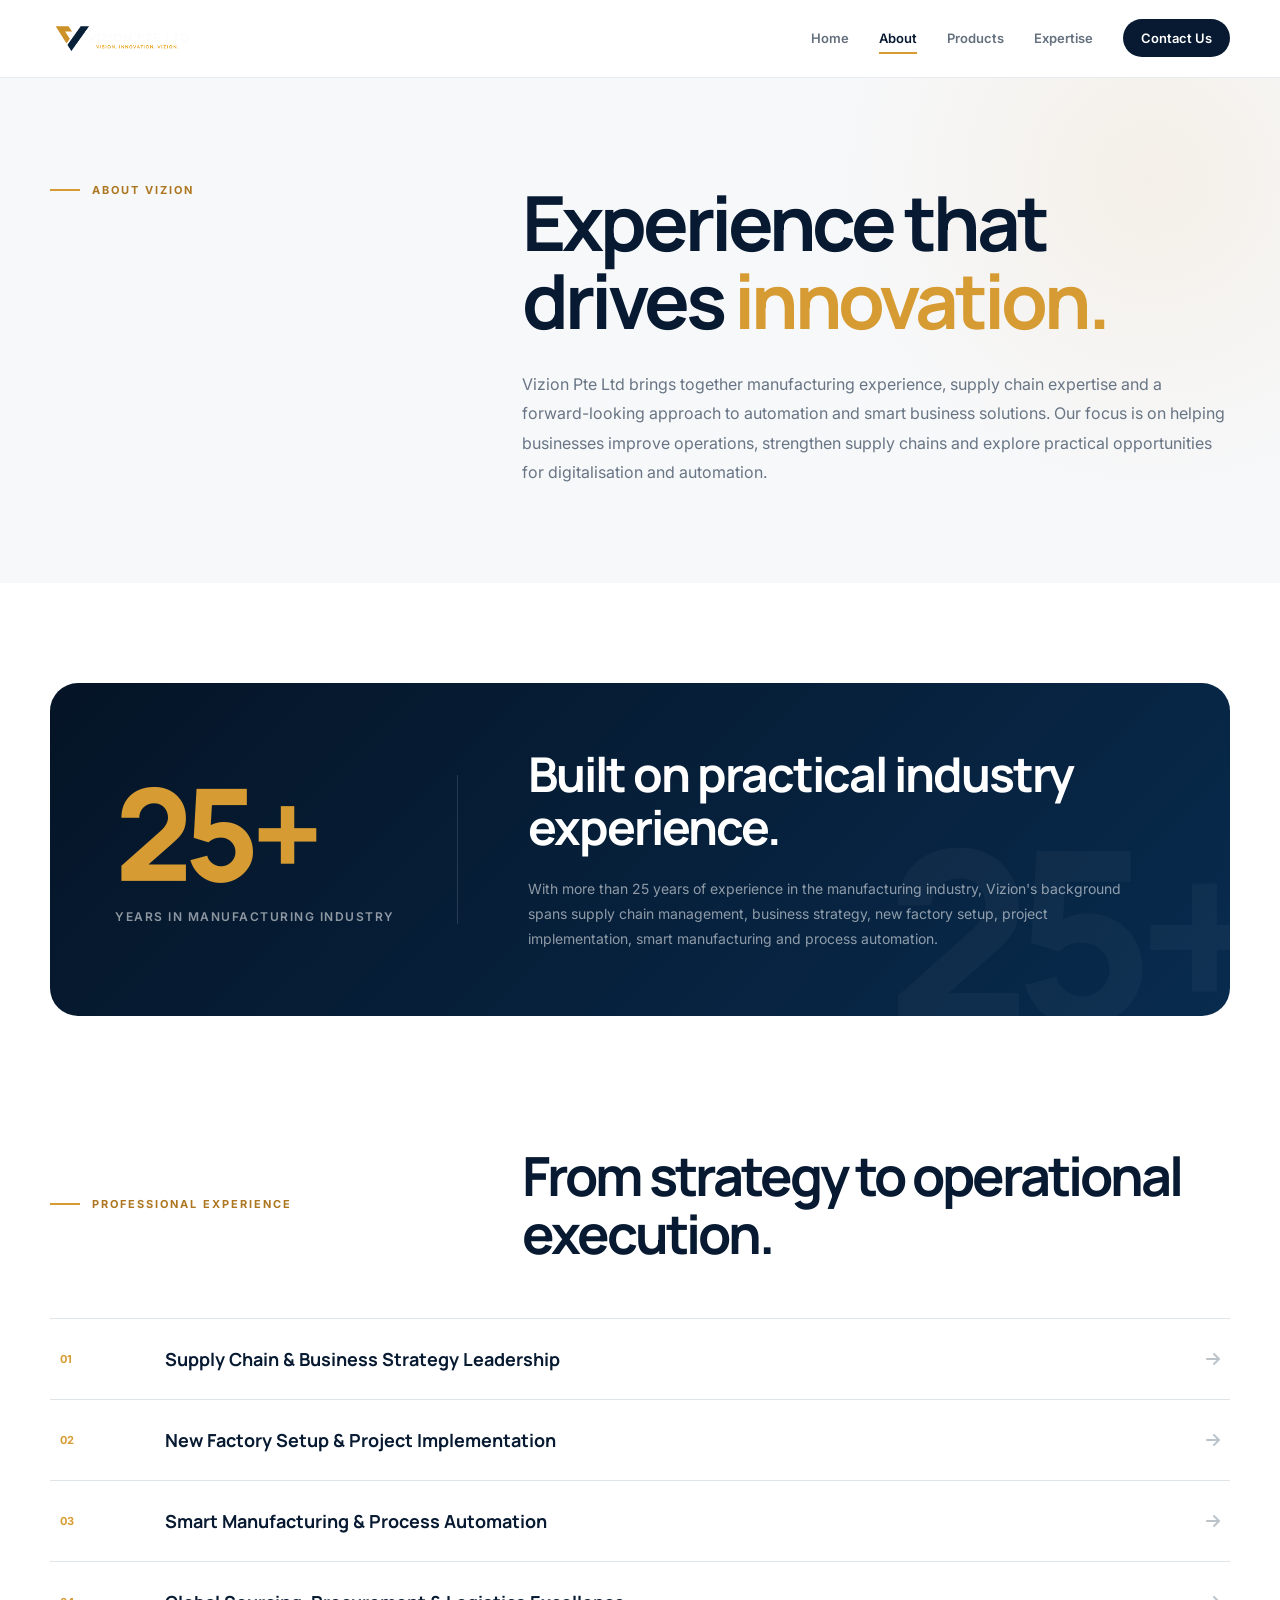
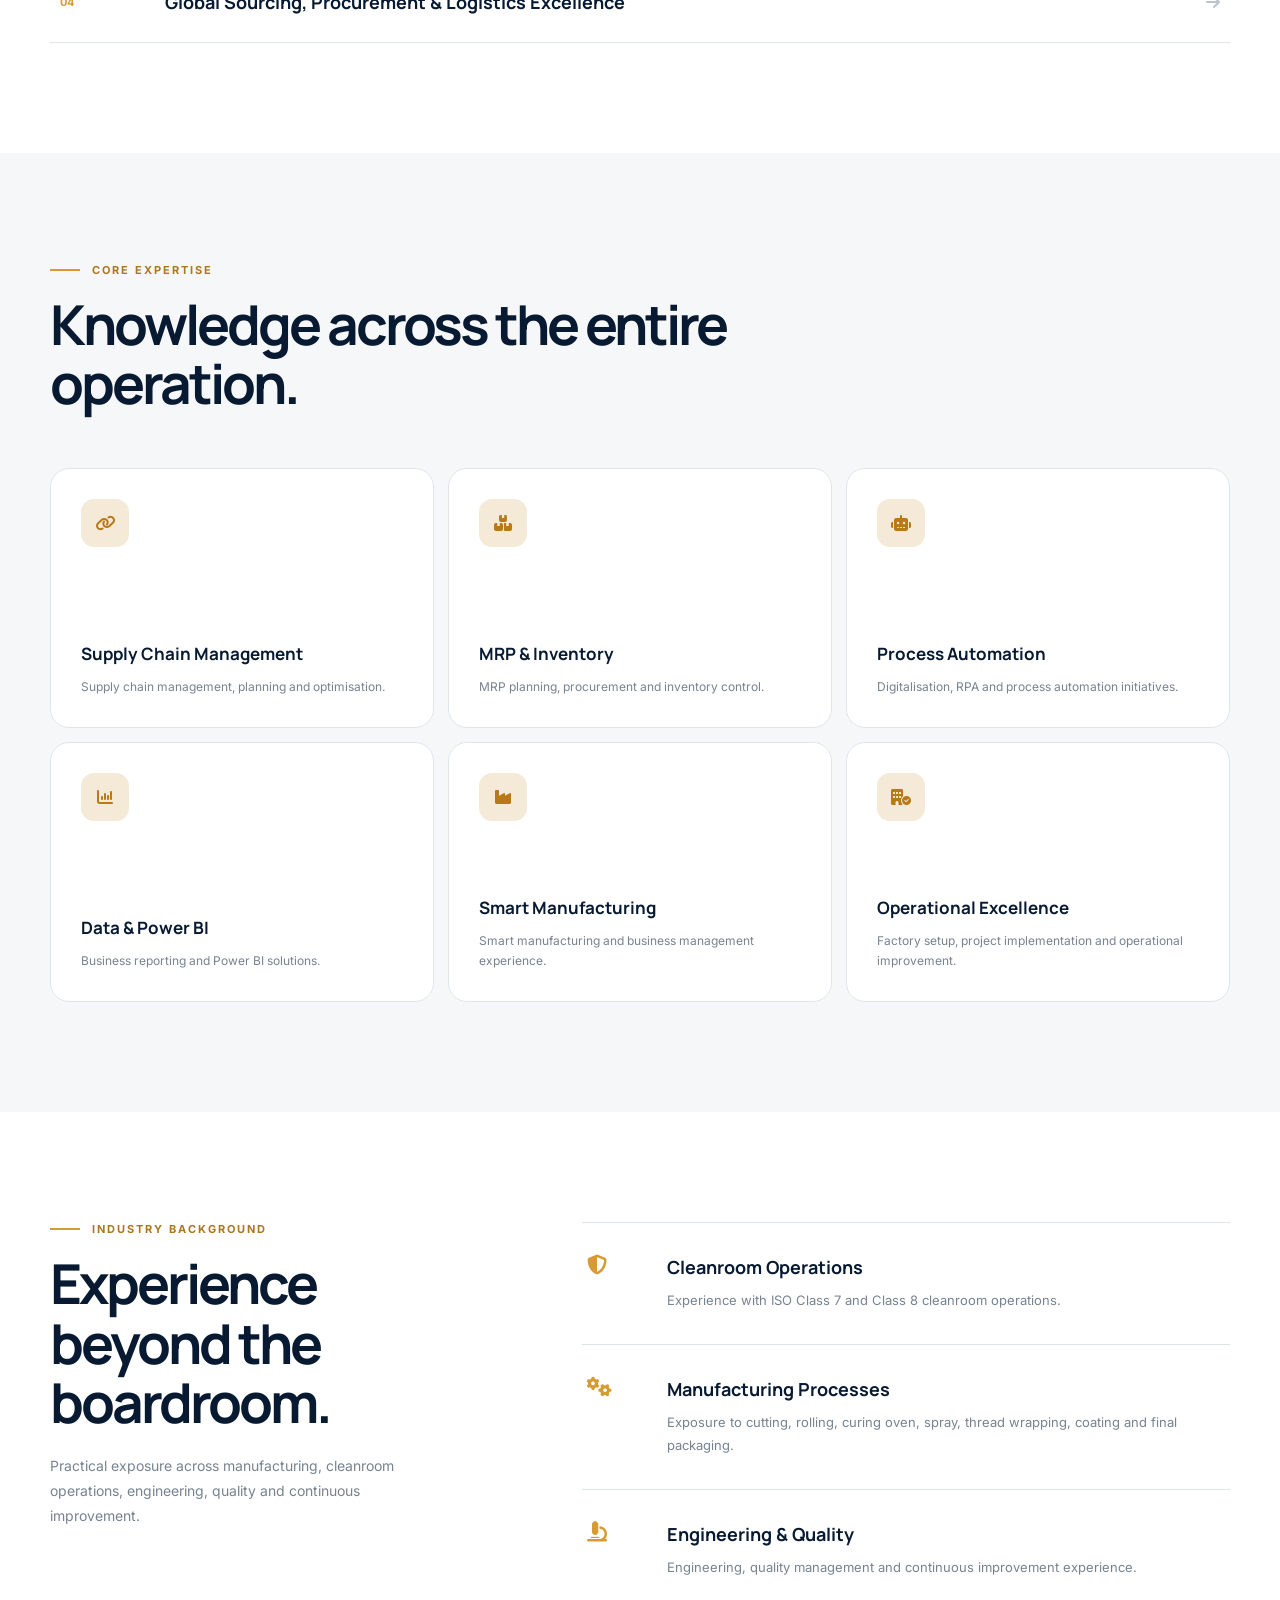
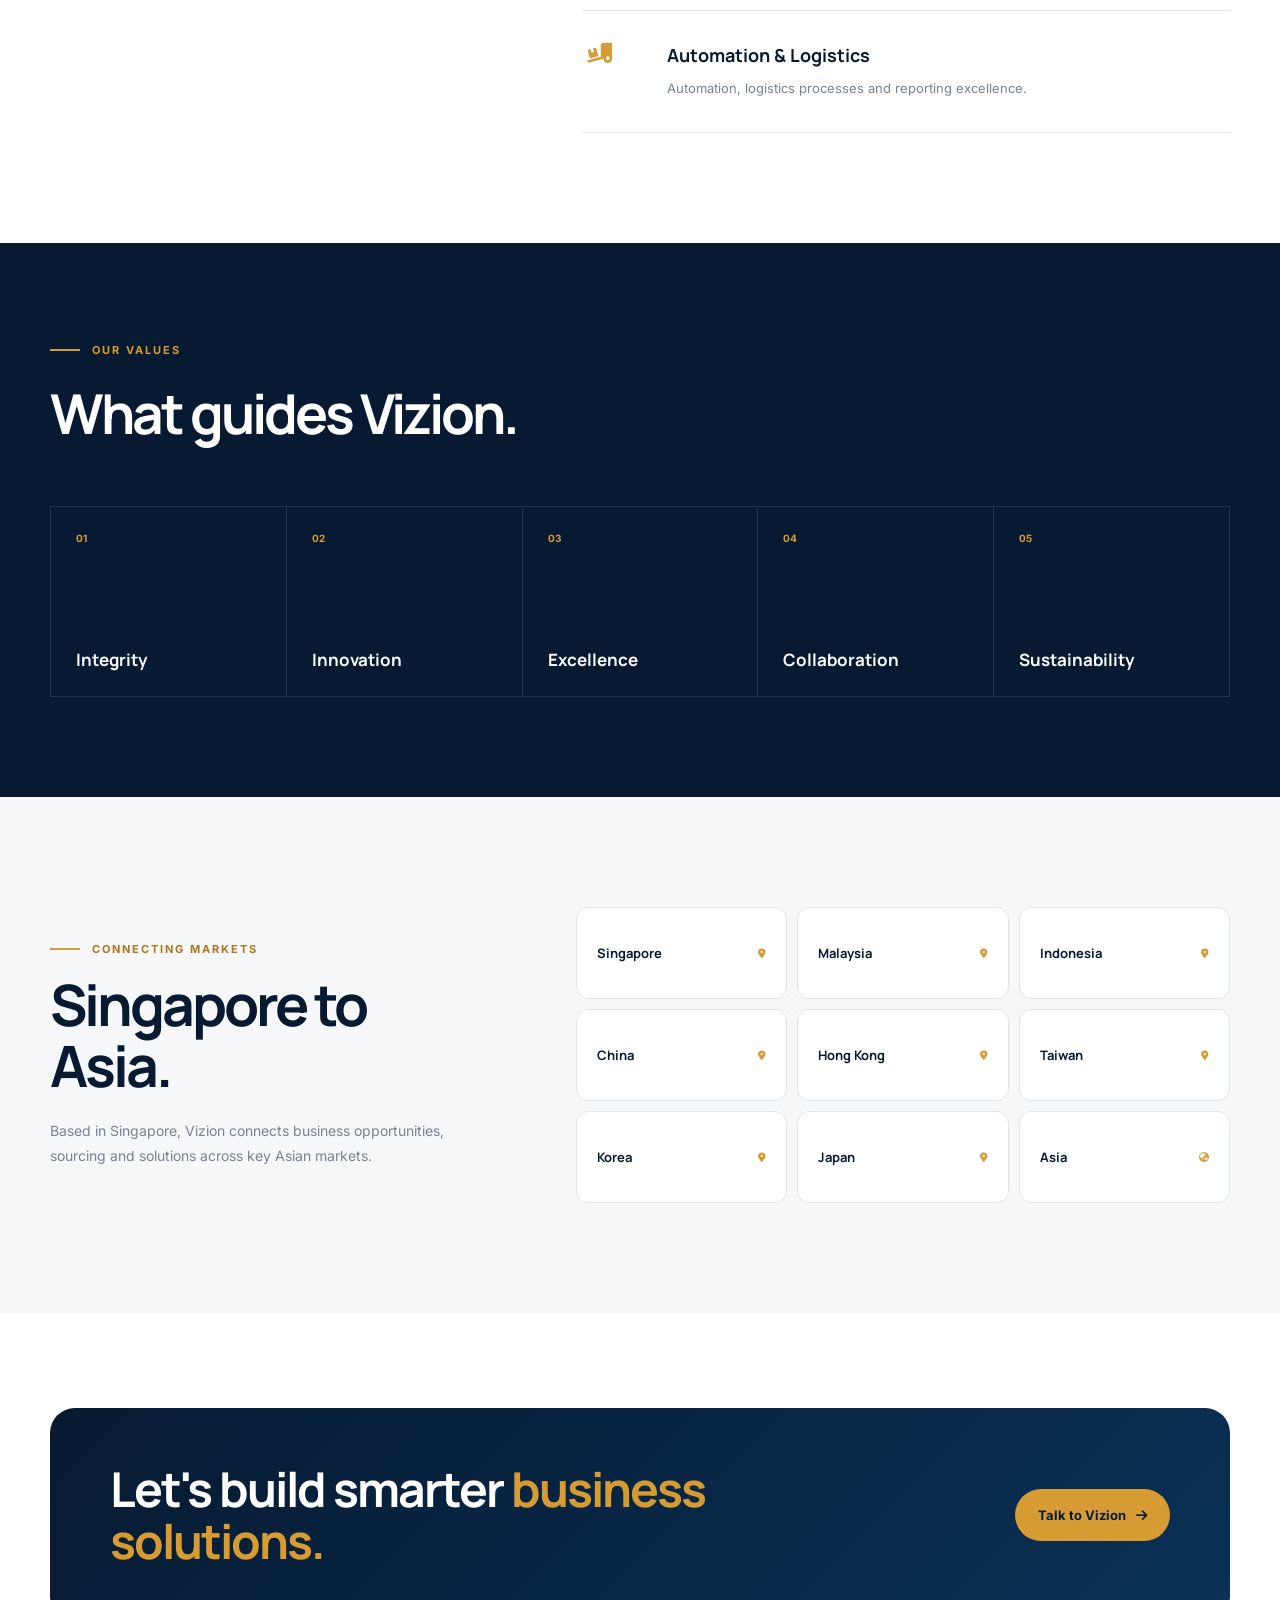
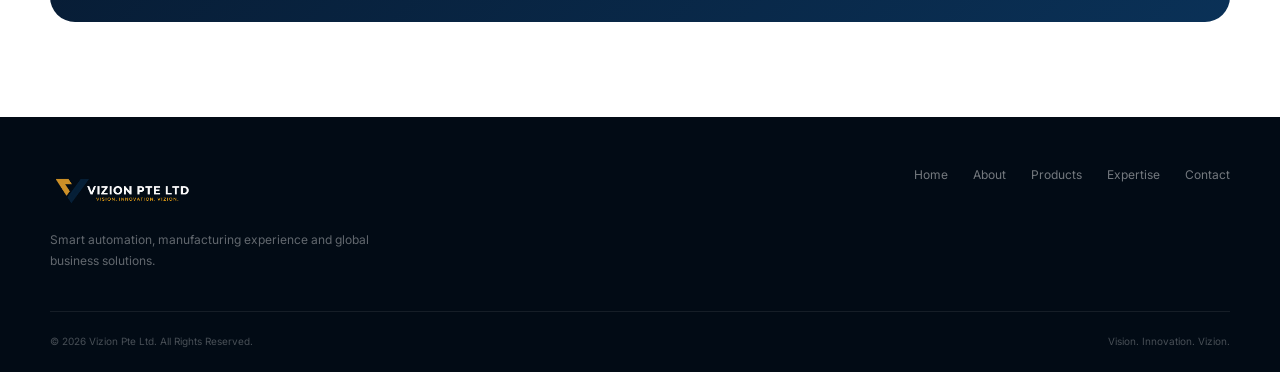
<file: about.html>
<!DOCTYPE html>
<html lang="en">

<head>
    <meta charset="UTF-8">
    <meta name="viewport" content="width=device-width, initial-scale=1.0">

    <title>About Us | Vizion Pte Ltd</title>

    <meta
        name="description"
        content="Learn about Vizion Pte Ltd, our manufacturing experience, supply chain expertise, automation capabilities and regional business network across Asia."
    >

    <link rel="preconnect" href="https://fonts.googleapis.com">
    <link rel="preconnect" href="https://fonts.gstatic.com" crossorigin>

    <link
        href="https://fonts.googleapis.com/css2?family=Inter:wght@400;500;600;700&family=Manrope:wght@500;600;700;800&display=swap"
        rel="stylesheet"
    >

    <link
        rel="stylesheet"
        href="https://cdnjs.cloudflare.com/ajax/libs/font-awesome/6.5.2/css/all.min.css"
    >

    <style>

        /* =====================================================
           RESET
        ===================================================== */

        * {
            margin: 0;
            padding: 0;
            box-sizing: border-box;
        }

        html {
            scroll-behavior: smooth;
        }

        body {
            font-family: "Inter", sans-serif;
            color: #071a31;
            background: #ffffff;
            overflow-x: hidden;
        }

        a {
            color: inherit;
            text-decoration: none;
        }

        img {
            display: block;
            max-width: 100%;
        }

        .container {
            width: min(1180px, calc(100% - 40px));
            margin: auto;
        }


        /* =====================================================
           NAVIGATION
        ===================================================== */

        .navbar {
            position: sticky;
            top: 0;
            z-index: 1000;

            height: 78px;

            display: flex;
            align-items: center;

            background: rgba(255, 255, 255, 0.94);
            backdrop-filter: blur(18px);

            border-bottom: 1px solid #e8ebef;
        }

        .nav-inner {
            width: min(1180px, calc(100% - 40px));
            margin: auto;

            display: flex;
            align-items: center;
            justify-content: space-between;
        }

        .logo img {
            width: 145px;
            max-height: 52px;
            object-fit: contain;
        }

        .nav-links {
            display: flex;
            align-items: center;
            gap: 30px;
        }

        .nav-links a {
            position: relative;

            color: #64707d;

            font-size: 13px;
            font-weight: 600;

            transition: 0.25s ease;
        }

        .nav-links a:not(.contact-btn)::after {
            content: "";

            position: absolute;
            left: 0;
            bottom: -8px;

            width: 0;
            height: 2px;

            background: #d69b32;

            transition: width 0.25s ease;
        }

        .nav-links a:hover,
        .nav-links a.active {
            color: #071a31;
        }

        .nav-links a:hover::after,
        .nav-links a.active::after {
            width: 100%;
        }

        .contact-btn {
            padding: 11px 18px;

            border-radius: 100px;

            background: #071a31;

            color: white !important;
        }

        .contact-btn:hover {
            background: #d69b32;
            color: #071a31 !important;

            transform: translateY(-2px);
        }

        .mobile-menu {
            display: none;

            border: 0;
            background: transparent;

            color: #071a31;

            font-size: 21px;
            cursor: pointer;
        }


        /* =====================================================
           INTRO
        ===================================================== */

        .about-intro {
            padding: 105px 0 95px;

            background:
                radial-gradient(
                    circle at 90% 20%,
                    rgba(214, 155, 50, 0.09),
                    transparent 26%
                ),
                #f7f8fa;
        }

        .intro-grid {
            display: grid;
            grid-template-columns: 0.7fr 1.3fr;

            gap: 90px;
        }

        .eyebrow {
            display: flex;
            align-items: center;
            gap: 12px;

            color: #ad7620;

            font-size: 11px;
            font-weight: 700;

            letter-spacing: 2px;

            text-transform: uppercase;
        }

        .eyebrow::before {
            content: "";

            width: 30px;
            height: 2px;

            background: #d69b32;
        }

        .intro-content {
            opacity: 0;
            transform: translateY(25px);

            animation: introIn 0.8s ease forwards;
        }

        @keyframes introIn {

            to {
                opacity: 1;
                transform: translateY(0);
            }

        }

        .intro-content h1 {
            max-width: 850px;

            margin-bottom: 30px;

            font-family: "Manrope", sans-serif;

            font-size: clamp(45px, 6vw, 76px);
            line-height: 1.03;

            letter-spacing: -4px;
        }

        .intro-content h1 span {
            color: #d69b32;
        }

        .intro-description {
            max-width: 720px;

            color: #687584;

            font-size: 16px;
            line-height: 1.85;
        }


        /* =====================================================
           EXPERIENCE HIGHLIGHT
        ===================================================== */

        .experience-highlight {
            padding: 100px 0;
        }

        .experience-box {
            position: relative;

            display: grid;
            grid-template-columns: 0.7fr 1.3fr;

            gap: 70px;
            align-items: center;

            padding: 65px;

            overflow: hidden;

            border-radius: 28px;

            background:
                linear-gradient(
                    135deg,
                    #051426,
                    #082b4e
                );

            color: white;
        }

        .experience-box::after {
            content: "25+";

            position: absolute;
            right: -25px;
            bottom: -80px;

            color: rgba(255, 255, 255, 0.035);

            font-family: "Manrope", sans-serif;
            font-size: 240px;
            font-weight: 800;

            letter-spacing: -18px;
        }

        .years {
            position: relative;
            z-index: 2;

            border-right:
                1px solid rgba(255, 255, 255, 0.13);
        }

        .years-number {
            display: block;

            color: #d69b32;

            font-family: "Manrope", sans-serif;
            font-size: clamp(80px, 10vw, 135px);
            font-weight: 800;

            line-height: 0.9;

            letter-spacing: -8px;
        }

        .years-label {
            display: block;

            margin-top: 18px;

            color: rgba(255, 255, 255, 0.55);

            font-size: 12px;
            font-weight: 600;

            letter-spacing: 1.5px;

            text-transform: uppercase;
        }

        .experience-copy {
            position: relative;
            z-index: 2;
        }

        .experience-copy h2 {
            max-width: 650px;

            margin-bottom: 22px;

            font-family: "Manrope", sans-serif;
            font-size: clamp(31px, 4vw, 48px);

            line-height: 1.1;
            letter-spacing: -2px;
        }

        .experience-copy p {
            max-width: 620px;

            color: rgba(255, 255, 255, 0.55);

            font-size: 14px;
            line-height: 1.8;
        }


        /* =====================================================
           EXPERIENCE AREAS
        ===================================================== */

        .professional {
            padding: 30px 0 110px;
        }

        .section-heading {
            display: grid;
            grid-template-columns: 0.7fr 1.3fr;

            gap: 90px;

            margin-bottom: 55px;
        }

        .section-heading h2 {
            max-width: 700px;

            font-family: "Manrope", sans-serif;
            font-size: clamp(35px, 5vw, 54px);

            line-height: 1.08;
            letter-spacing: -3px;
        }

        .experience-list {
            border-top: 1px solid #dfe4e9;
        }

        .experience-item {
            display: grid;
            grid-template-columns: 80px 1fr auto;

            gap: 25px;
            align-items: center;

            padding: 28px 10px;

            border-bottom: 1px solid #dfe4e9;

            transition:
                background 0.3s ease,
                padding 0.3s ease;
        }

        .experience-item:hover {
            padding-left: 22px;
            padding-right: 22px;

            background: #f7f8fa;
        }

        .experience-number {
            color: #d69b32;

            font-size: 11px;
            font-weight: 700;
        }

        .experience-item h3 {
            font-family: "Manrope", sans-serif;
            font-size: 18px;
        }

        .experience-item i {
            color: #bbc3cb;

            transition: 0.3s ease;
        }

        .experience-item:hover i {
            color: #d69b32;

            transform: translateX(5px);
        }


        /* =====================================================
           CORE EXPERTISE
        ===================================================== */

        .expertise {
            padding: 110px 0;

            background: #f6f7f9;
        }

        .expertise-header {
            max-width: 700px;

            margin-bottom: 55px;
        }

        .expertise-header h2 {
            margin-top: 18px;

            font-family: "Manrope", sans-serif;
            font-size: clamp(37px, 5vw, 55px);

            line-height: 1.08;
            letter-spacing: -3px;
        }

        .expertise-grid {
            display: grid;
            grid-template-columns: repeat(3, 1fr);

            gap: 14px;
        }

        .expertise-card {
            min-height: 260px;

            padding: 30px;

            display: flex;
            flex-direction: column;

            border: 1px solid #e1e5e9;
            border-radius: 19px;

            background: white;

            transition:
                transform 0.35s ease,
                box-shadow 0.35s ease,
                background 0.35s ease,
                color 0.35s ease;
        }

        .expertise-card:hover {
            transform: translateY(-8px);

            background: #071a31;
            color: white;

            box-shadow:
                0 25px 55px rgba(7, 26, 49, 0.12);
        }

        .expertise-icon {
            width: 48px;
            height: 48px;

            display: flex;
            align-items: center;
            justify-content: center;

            margin-bottom: auto;

            border-radius: 13px;

            background: #f5ead7;

            color: #b87919;

            transition: 0.3s ease;
        }

        .expertise-card:hover .expertise-icon {
            background: #d69b32;
            color: #071a31;

            transform: rotate(-6deg);
        }

        .expertise-card h3 {
            margin-top: 45px;
            margin-bottom: 12px;

            font-family: "Manrope", sans-serif;
            font-size: 17px;
        }

        .expertise-card p {
            color: #778391;

            font-size: 12px;
            line-height: 1.7;

            transition: color 0.3s ease;
        }

        .expertise-card:hover p {
            color: rgba(255, 255, 255, 0.48);
        }


        /* =====================================================
           INDUSTRY BACKGROUND
        ===================================================== */

        .industry {
            padding: 110px 0;
        }

        .industry-layout {
            display: grid;
            grid-template-columns: 0.8fr 1.2fr;

            gap: 100px;
        }

        .industry-heading {
            position: sticky;
            top: 120px;

            height: fit-content;
        }

        .industry-heading h2 {
            margin-top: 18px;

            font-family: "Manrope", sans-serif;
            font-size: clamp(38px, 5vw, 55px);

            line-height: 1.08;
            letter-spacing: -3px;
        }

        .industry-heading p {
            max-width: 400px;

            margin-top: 20px;

            color: #778391;

            font-size: 14px;
            line-height: 1.8;
        }

        .industry-items {
            border-top: 1px solid #dfe4e9;
        }

        .industry-item {
            display: grid;
            grid-template-columns: 55px 1fr;

            gap: 25px;

            padding: 32px 5px;

            border-bottom: 1px solid #dfe4e9;
        }

        .industry-item i {
            color: #d69b32;

            font-size: 20px;
        }

        .industry-item h3 {
            margin-bottom: 10px;

            font-family: "Manrope", sans-serif;
            font-size: 18px;
        }

        .industry-item p {
            color: #778391;

            font-size: 13px;
            line-height: 1.75;
        }


        /* =====================================================
           VALUES
        ===================================================== */

        .values {
            padding: 100px 0;

            background: #071a31;
            color: white;
        }

        .values-header {
            max-width: 650px;

            margin-bottom: 55px;
        }

        .values-header .eyebrow {
            color: #d69b32;
        }

        .values-header h2 {
            margin-top: 18px;

            font-family: "Manrope", sans-serif;
            font-size: clamp(38px, 5vw, 55px);

            letter-spacing: -3px;
        }

        .values-grid {
            display: grid;
            grid-template-columns: repeat(5, 1fr);

            border-top:
                1px solid rgba(255, 255, 255, 0.12);

            border-left:
                1px solid rgba(255, 255, 255, 0.12);
        }

        .value {
            min-height: 190px;

            padding: 25px;

            display: flex;
            flex-direction: column;
            justify-content: space-between;

            border-right:
                1px solid rgba(255, 255, 255, 0.12);

            border-bottom:
                1px solid rgba(255, 255, 255, 0.12);

            transition: 0.3s ease;
        }

        .value:hover {
            background: #d69b32;
            color: #071a31;
        }

        .value span {
            color: #d69b32;

            font-size: 10px;
            font-weight: 700;

            transition: color 0.3s ease;
        }

        .value:hover span {
            color: #071a31;
        }

        .value h3 {
            font-family: "Manrope", sans-serif;
            font-size: 17px;
        }


        /* =====================================================
           MARKETS
        ===================================================== */

        .markets {
            padding: 110px 0;

            background: #f6f7f9;
        }

        .market-layout {
            display: grid;
            grid-template-columns: 0.8fr 1.2fr;

            gap: 90px;
            align-items: center;
        }

        .market-copy h2 {
            margin-top: 18px;

            font-family: "Manrope", sans-serif;
            font-size: clamp(38px, 5vw, 57px);

            line-height: 1.07;
            letter-spacing: -3px;
        }

        .market-copy p {
            max-width: 480px;

            margin-top: 22px;

            color: #778391;

            font-size: 14px;
            line-height: 1.8;
        }

        .market-grid {
            display: grid;
            grid-template-columns: repeat(3, 1fr);

            gap: 10px;
        }

        .market {
            min-height: 92px;

            padding: 20px;

            display: flex;
            align-items: center;
            justify-content: space-between;

            border: 1px solid #dfe4e9;
            border-radius: 12px;

            background: white;

            transition: 0.3s ease;
        }

        .market:hover {
            transform: translateY(-5px);

            border-color: #d69b32;

            box-shadow:
                0 12px 30px rgba(7, 26, 49, 0.07);
        }

        .market span {
            font-family: "Manrope", sans-serif;
            font-size: 13px;
            font-weight: 700;
        }

        .market i {
            color: #d69b32;

            font-size: 10px;
        }


        /* =====================================================
           CTA
        ===================================================== */

        .cta {
            padding: 95px 0;

            background: white;
        }

        .cta-box {
            display: flex;
            align-items: center;
            justify-content: space-between;

            gap: 50px;

            padding: 55px 60px;

            border-radius: 25px;

            background:
                linear-gradient(
                    135deg,
                    #071a31,
                    #0a3157
                );

            color: white;
        }

        .cta-box h2 {
            max-width: 700px;

            font-family: "Manrope", sans-serif;
            font-size: clamp(31px, 4vw, 48px);

            line-height: 1.08;
            letter-spacing: -2px;
        }

        .cta-box h2 span {
            color: #d69b32;
        }

        .cta-button {
            flex-shrink: 0;

            min-height: 52px;

            padding: 0 23px;

            display: inline-flex;
            align-items: center;
            justify-content: center;

            gap: 10px;

            border-radius: 100px;

            background: #d69b32;

            color: #071a31;

            font-size: 13px;
            font-weight: 700;

            transition: 0.3s ease;
        }

        .cta-button:hover {
            transform: translateY(-4px);

            background: #e6b55c;
        }

        .cta-button i {
            transition: 0.3s ease;
        }

        .cta-button:hover i {
            transform: translateX(4px);
        }


        /* =====================================================
           FOOTER
        ===================================================== */

        footer {
            padding: 50px 0 25px;

            background: #020b15;
            color: white;
        }

        .footer-top {
            display: flex;
            align-items: flex-start;
            justify-content: space-between;

            gap: 50px;

            padding-bottom: 40px;
        }

        .footer-logo img {
            width: 145px;

            margin-bottom: 15px;
        }

        .footer-brand p {
            max-width: 350px;

            color: rgba(255, 255, 255, 0.38);

            font-size: 12px;
            line-height: 1.7;
        }

        .footer-links {
            display: flex;
            flex-wrap: wrap;

            gap: 25px;
        }

        .footer-links a {
            color: rgba(255, 255, 255, 0.45);

            font-size: 12px;

            transition: 0.25s ease;
        }

        .footer-links a:hover {
            color: #d69b32;
        }

        .footer-bottom {
            display: flex;
            justify-content: space-between;

            gap: 20px;

            padding-top: 23px;

            border-top:
                1px solid rgba(255, 255, 255, 0.08);

            color: rgba(255, 255, 255, 0.28);

            font-size: 10px;
        }


        /* =====================================================
           SCROLL REVEAL
        ===================================================== */

        .reveal {
            opacity: 0;

            transform: translateY(30px);

            transition:
                opacity 0.7s ease,
                transform 0.7s ease;
        }

        .reveal.visible {
            opacity: 1;
            transform: translateY(0);
        }


        /* =====================================================
           RESPONSIVE
        ===================================================== */

        @media (max-width: 950px) {

            .intro-grid,
            .section-heading,
            .industry-layout,
            .market-layout {
                grid-template-columns: 1fr;

                gap: 35px;
            }

            .experience-box {
                grid-template-columns: 1fr;

                gap: 40px;
            }

            .years {
                border-right: 0;

                padding-bottom: 35px;

                border-bottom:
                    1px solid rgba(255, 255, 255, 0.13);
            }

            .expertise-grid {
                grid-template-columns: repeat(2, 1fr);
            }

            .industry-heading {
                position: static;
            }

            .values-grid {
                grid-template-columns:
                    repeat(3, 1fr);
            }

            .cta-box {
                flex-direction: column;
                align-items: flex-start;
            }

        }


        @media (max-width: 700px) {

            .nav-links {
                position: absolute;

                left: 20px;
                right: 20px;
                top: 68px;

                display: none;
                flex-direction: column;
                align-items: stretch;

                gap: 0;

                padding: 12px;

                border: 1px solid #e4e8ed;
                border-radius: 15px;

                background: white;

                box-shadow:
                    0 20px 50px rgba(7, 26, 49, 0.12);
            }

            .nav-links.open {
                display: flex;
            }

            .nav-links a {
                padding: 13px;
            }

            .nav-links a::after {
                display: none;
            }

            .contact-btn {
                margin-top: 5px;

                text-align: center;
            }

            .mobile-menu {
                display: block;
            }

            .navbar {
                height: 68px;
            }

            .logo img {
                width: 120px;
            }

            .about-intro {
                padding: 70px 0;
            }

            .intro-content h1 {
                font-size: 46px;
                letter-spacing: -2.5px;
            }

            .experience-highlight,
            .expertise,
            .industry,
            .values,
            .markets,
            .cta {
                padding: 75px 0;
            }

            .professional {
                padding-bottom: 75px;
            }

            .experience-box {
                padding: 35px 25px;

                border-radius: 20px;
            }

            .years-number {
                font-size: 90px;
                letter-spacing: -6px;
            }

            .experience-item {
                grid-template-columns: 45px 1fr;
            }

            .experience-item i {
                display: none;
            }

            .expertise-grid {
                grid-template-columns: 1fr;
            }

            .expertise-card {
                min-height: 220px;
            }

            .values-grid {
                grid-template-columns:
                    repeat(2, 1fr);
            }

            .market-grid {
                grid-template-columns:
                    repeat(2, 1fr);
            }

            .cta-box {
                padding: 38px 25px;
            }

            .footer-top,
            .footer-bottom {
                flex-direction: column;
            }

        }


        @media (max-width: 430px) {

            .values-grid,
            .market-grid {
                grid-template-columns: 1fr;
            }

            .value {
                min-height: 130px;
            }

        }


        @media (prefers-reduced-motion: reduce) {

            *,
            *::before,
            *::after {
                animation-duration: 0.01ms !important;
                animation-iteration-count: 1 !important;
                transition-duration: 0.01ms !important;
            }

        }

    </style>

</head>


<body>


<!-- =====================================================
     NAVBAR
===================================================== -->

<header class="navbar">

    <div class="nav-inner">

        <a href="index.html" class="logo">

            <img
                src="images/logo.png"
                alt="Vizion Pte Ltd"
            >

        </a>


        <nav class="nav-links" id="navLinks">

            <a href="index.html">
                Home
            </a>

            <a href="about.html" class="active">
                About
            </a>

            <a href="index.html#products">
                Products
            </a>

            <a href="index.html#expertise">
                Expertise
            </a>

            <a
                href="contact.html"
                class="contact-btn"
            >
                Contact Us
            </a>

        </nav>


        <button
            class="mobile-menu"
            id="mobileMenu"
            aria-label="Open menu"
        >

            <i class="fa-solid fa-bars"></i>

        </button>

    </div>

</header>



<main>


<!-- =====================================================
     INTRO
===================================================== -->

<section class="about-intro">

    <div class="container">

        <div class="intro-grid">


            <div>

                <div class="eyebrow">
                    About Vizion
                </div>

            </div>


            <div class="intro-content">

                <h1>

                    Experience that drives

                    <span>
                        innovation.
                    </span>

                </h1>


                <p class="intro-description">

                    Vizion Pte Ltd brings together
                    manufacturing experience, supply chain
                    expertise and a forward-looking approach
                    to automation and smart business solutions.

                    Our focus is on helping businesses improve
                    operations, strengthen supply chains and
                    explore practical opportunities for
                    digitalisation and automation.

                </p>

            </div>

        </div>

    </div>

</section>



<!-- =====================================================
     25+ YEARS
===================================================== -->

<section class="experience-highlight">

    <div class="container">

        <div class="experience-box reveal">


            <div class="years">

                <span class="years-number">
                    25+
                </span>

                <span class="years-label">
                    Years in Manufacturing Industry
                </span>

            </div>


            <div class="experience-copy">

                <h2>
                    Built on practical industry experience.
                </h2>


                <p>

                    With more than 25 years of experience
                    in the manufacturing industry, Vizion's
                    background spans supply chain management,
                    business strategy, new factory setup,
                    project implementation, smart manufacturing
                    and process automation.

                </p>

            </div>

        </div>

    </div>

</section>



<!-- =====================================================
     PROFESSIONAL EXPERIENCE
===================================================== -->

<section class="professional">

    <div class="container">


        <div class="section-heading reveal">

            <div class="eyebrow">
                Professional Experience
            </div>


            <h2>
                From strategy to operational execution.
            </h2>

        </div>



        <div class="experience-list">


            <div class="experience-item reveal">

                <span class="experience-number">
                    01
                </span>

                <h3>
                    Supply Chain & Business Strategy Leadership
                </h3>

                <i class="fa-solid fa-arrow-right"></i>

            </div>


            <div class="experience-item reveal">

                <span class="experience-number">
                    02
                </span>

                <h3>
                    New Factory Setup & Project Implementation
                </h3>

                <i class="fa-solid fa-arrow-right"></i>

            </div>


            <div class="experience-item reveal">

                <span class="experience-number">
                    03
                </span>

                <h3>
                    Smart Manufacturing & Process Automation
                </h3>

                <i class="fa-solid fa-arrow-right"></i>

            </div>


            <div class="experience-item reveal">

                <span class="experience-number">
                    04
                </span>

                <h3>
                    Global Sourcing, Procurement & Logistics Excellence
                </h3>

                <i class="fa-solid fa-arrow-right"></i>

            </div>

        </div>

    </div>

</section>



<!-- =====================================================
     CORE EXPERTISE
===================================================== -->

<section class="expertise">

    <div class="container">


        <div class="expertise-header reveal">

            <div class="eyebrow">
                Core Expertise
            </div>

            <h2>
                Knowledge across the entire operation.
            </h2>

        </div>



        <div class="expertise-grid">


            <article class="expertise-card reveal">

                <div class="expertise-icon">
                    <i class="fa-solid fa-link"></i>
                </div>

                <h3>
                    Supply Chain Management
                </h3>

                <p>
                    Supply chain management,
                    planning and optimisation.
                </p>

            </article>



            <article class="expertise-card reveal">

                <div class="expertise-icon">
                    <i class="fa-solid fa-boxes-stacked"></i>
                </div>

                <h3>
                    MRP & Inventory
                </h3>

                <p>
                    MRP planning, procurement
                    and inventory control.
                </p>

            </article>



            <article class="expertise-card reveal">

                <div class="expertise-icon">
                    <i class="fa-solid fa-robot"></i>
                </div>

                <h3>
                    Process Automation
                </h3>

                <p>
                    Digitalisation, RPA and
                    process automation initiatives.
                </p>

            </article>



            <article class="expertise-card reveal">

                <div class="expertise-icon">
                    <i class="fa-solid fa-chart-column"></i>
                </div>

                <h3>
                    Data & Power BI
                </h3>

                <p>
                    Business reporting and
                    Power BI solutions.
                </p>

            </article>



            <article class="expertise-card reveal">

                <div class="expertise-icon">
                    <i class="fa-solid fa-industry"></i>
                </div>

                <h3>
                    Smart Manufacturing
                </h3>

                <p>
                    Smart manufacturing and
                    business management experience.
                </p>

            </article>



            <article class="expertise-card reveal">

                <div class="expertise-icon">
                    <i class="fa-solid fa-building-circle-check"></i>
                </div>

                <h3>
                    Operational Excellence
                </h3>

                <p>
                    Factory setup, project implementation
                    and operational improvement.
                </p>

            </article>


        </div>

    </div>

</section>



<!-- =====================================================
     INDUSTRY BACKGROUND
===================================================== -->

<section class="industry">

    <div class="container">

        <div class="industry-layout">


            <div class="industry-heading reveal">

                <div class="eyebrow">
                    Industry Background
                </div>


                <h2>
                    Experience beyond the boardroom.
                </h2>


                <p>

                    Practical exposure across manufacturing,
                    cleanroom operations, engineering,
                    quality and continuous improvement.

                </p>

            </div>



            <div class="industry-items">


                <div class="industry-item reveal">

                    <i class="fa-solid fa-shield-halved"></i>

                    <div>

                        <h3>
                            Cleanroom Operations
                        </h3>

                        <p>
                            Experience with ISO Class 7
                            and Class 8 cleanroom operations.
                        </p>

                    </div>

                </div>



                <div class="industry-item reveal">

                    <i class="fa-solid fa-gears"></i>

                    <div>

                        <h3>
                            Manufacturing Processes
                        </h3>

                        <p>
                            Exposure to cutting, rolling,
                            curing oven, spray, thread
                            wrapping, coating and final packaging.
                        </p>

                    </div>

                </div>



                <div class="industry-item reveal">

                    <i class="fa-solid fa-microscope"></i>

                    <div>

                        <h3>
                            Engineering & Quality
                        </h3>

                        <p>
                            Engineering, quality management
                            and continuous improvement experience.
                        </p>

                    </div>

                </div>



                <div class="industry-item reveal">

                    <i class="fa-solid fa-truck-ramp-box"></i>

                    <div>

                        <h3>
                            Automation & Logistics
                        </h3>

                        <p>
                            Automation, logistics processes
                            and reporting excellence.
                        </p>

                    </div>

                </div>


            </div>

        </div>

    </div>

</section>



<!-- =====================================================
     VALUES
===================================================== -->

<section class="values">

    <div class="container">


        <div class="values-header reveal">

            <div class="eyebrow">
                Our Values
            </div>

            <h2>
                What guides Vizion.
            </h2>

        </div>



        <div class="values-grid">


            <div class="value reveal">
                <span>01</span>
                <h3>Integrity</h3>
            </div>


            <div class="value reveal">
                <span>02</span>
                <h3>Innovation</h3>
            </div>


            <div class="value reveal">
                <span>03</span>
                <h3>Excellence</h3>
            </div>


            <div class="value reveal">
                <span>04</span>
                <h3>Collaboration</h3>
            </div>


            <div class="value reveal">
                <span>05</span>
                <h3>Sustainability</h3>
            </div>


        </div>

    </div>

</section>



<!-- =====================================================
     ASIAN MARKETS
===================================================== -->

<section class="markets">

    <div class="container">

        <div class="market-layout">


            <div class="market-copy reveal">

                <div class="eyebrow">
                    Connecting Markets
                </div>


                <h2>
                    Singapore to Asia.
                </h2>


                <p>

                    Based in Singapore, Vizion connects
                    business opportunities, sourcing and
                    solutions across key Asian markets.

                </p>

            </div>



            <div class="market-grid">


                <div class="market reveal">
                    <span>Singapore</span>
                    <i class="fa-solid fa-location-dot"></i>
                </div>


                <div class="market reveal">
                    <span>Malaysia</span>
                    <i class="fa-solid fa-location-dot"></i>
                </div>


                <div class="market reveal">
                    <span>Indonesia</span>
                    <i class="fa-solid fa-location-dot"></i>
                </div>


                <div class="market reveal">
                    <span>China</span>
                    <i class="fa-solid fa-location-dot"></i>
                </div>


                <div class="market reveal">
                    <span>Hong Kong</span>
                    <i class="fa-solid fa-location-dot"></i>
                </div>


                <div class="market reveal">
                    <span>Taiwan</span>
                    <i class="fa-solid fa-location-dot"></i>
                </div>


                <div class="market reveal">
                    <span>Korea</span>
                    <i class="fa-solid fa-location-dot"></i>
                </div>


                <div class="market reveal">
                    <span>Japan</span>
                    <i class="fa-solid fa-location-dot"></i>
                </div>


                <div class="market reveal">
                    <span>Asia</span>
                    <i class="fa-solid fa-earth-asia"></i>
                </div>


            </div>

        </div>

    </div>

</section>



<!-- =====================================================
     CTA
===================================================== -->

<section class="cta">

    <div class="container">

        <div class="cta-box reveal">


            <h2>

                Let's build smarter

                <span>
                    business solutions.
                </span>

            </h2>


            <a
                href="contact.html"
                class="cta-button"
            >

                Talk to Vizion

                <i class="fa-solid fa-arrow-right"></i>

            </a>


        </div>

    </div>

</section>


</main>



<!-- =====================================================
     FOOTER
===================================================== -->

<footer>

    <div class="container">


        <div class="footer-top">


            <div class="footer-brand">

                <a
                    href="index.html"
                    class="footer-logo"
                >

                    <img
                        src="images/logo.png"
                        alt="Vizion Pte Ltd"
                    >

                </a>


                <p>

                    Smart automation, manufacturing
                    experience and global business solutions.

                </p>

            </div>



            <div class="footer-links">

                <a href="index.html">
                    Home
                </a>

                <a href="about.html">
                    About
                </a>

                <a href="index.html#products">
                    Products
                </a>

                <a href="index.html#expertise">
                    Expertise
                </a>

                <a href="contact.html">
                    Contact
                </a>

            </div>


        </div>



        <div class="footer-bottom">

            <span>
                © <span id="year"></span>
                Vizion Pte Ltd. All Rights Reserved.
            </span>

            <span>
                Vision. Innovation. Vizion.
            </span>

        </div>


    </div>

</footer>



<script>

    /* =========================================
       YEAR
    ========================================= */

    document.getElementById("year").textContent =
        new Date().getFullYear();


    /* =========================================
       MOBILE MENU
    ========================================= */

    const mobileMenu =
        document.getElementById("mobileMenu");

    const navLinks =
        document.getElementById("navLinks");


    mobileMenu.addEventListener("click", () => {

        navLinks.classList.toggle("open");

        const icon =
            mobileMenu.querySelector("i");

        if (navLinks.classList.contains("open")) {

            icon.className =
                "fa-solid fa-xmark";

        } else {

            icon.className =
                "fa-solid fa-bars";

        }

    });


    /* =========================================
       SCROLL REVEAL
    ========================================= */

    const revealElements =
        document.querySelectorAll(".reveal");


    const revealObserver =
        new IntersectionObserver(

            entries => {

                entries.forEach(entry => {

                    if (entry.isIntersecting) {

                        entry.target.classList.add(
                            "visible"
                        );

                        revealObserver.unobserve(
                            entry.target
                        );

                    }

                });

            },

            {
                threshold: 0.12
            }

        );


    revealElements.forEach(element => {

        revealObserver.observe(element);

    });

</script>


</body>

</html>
</file>
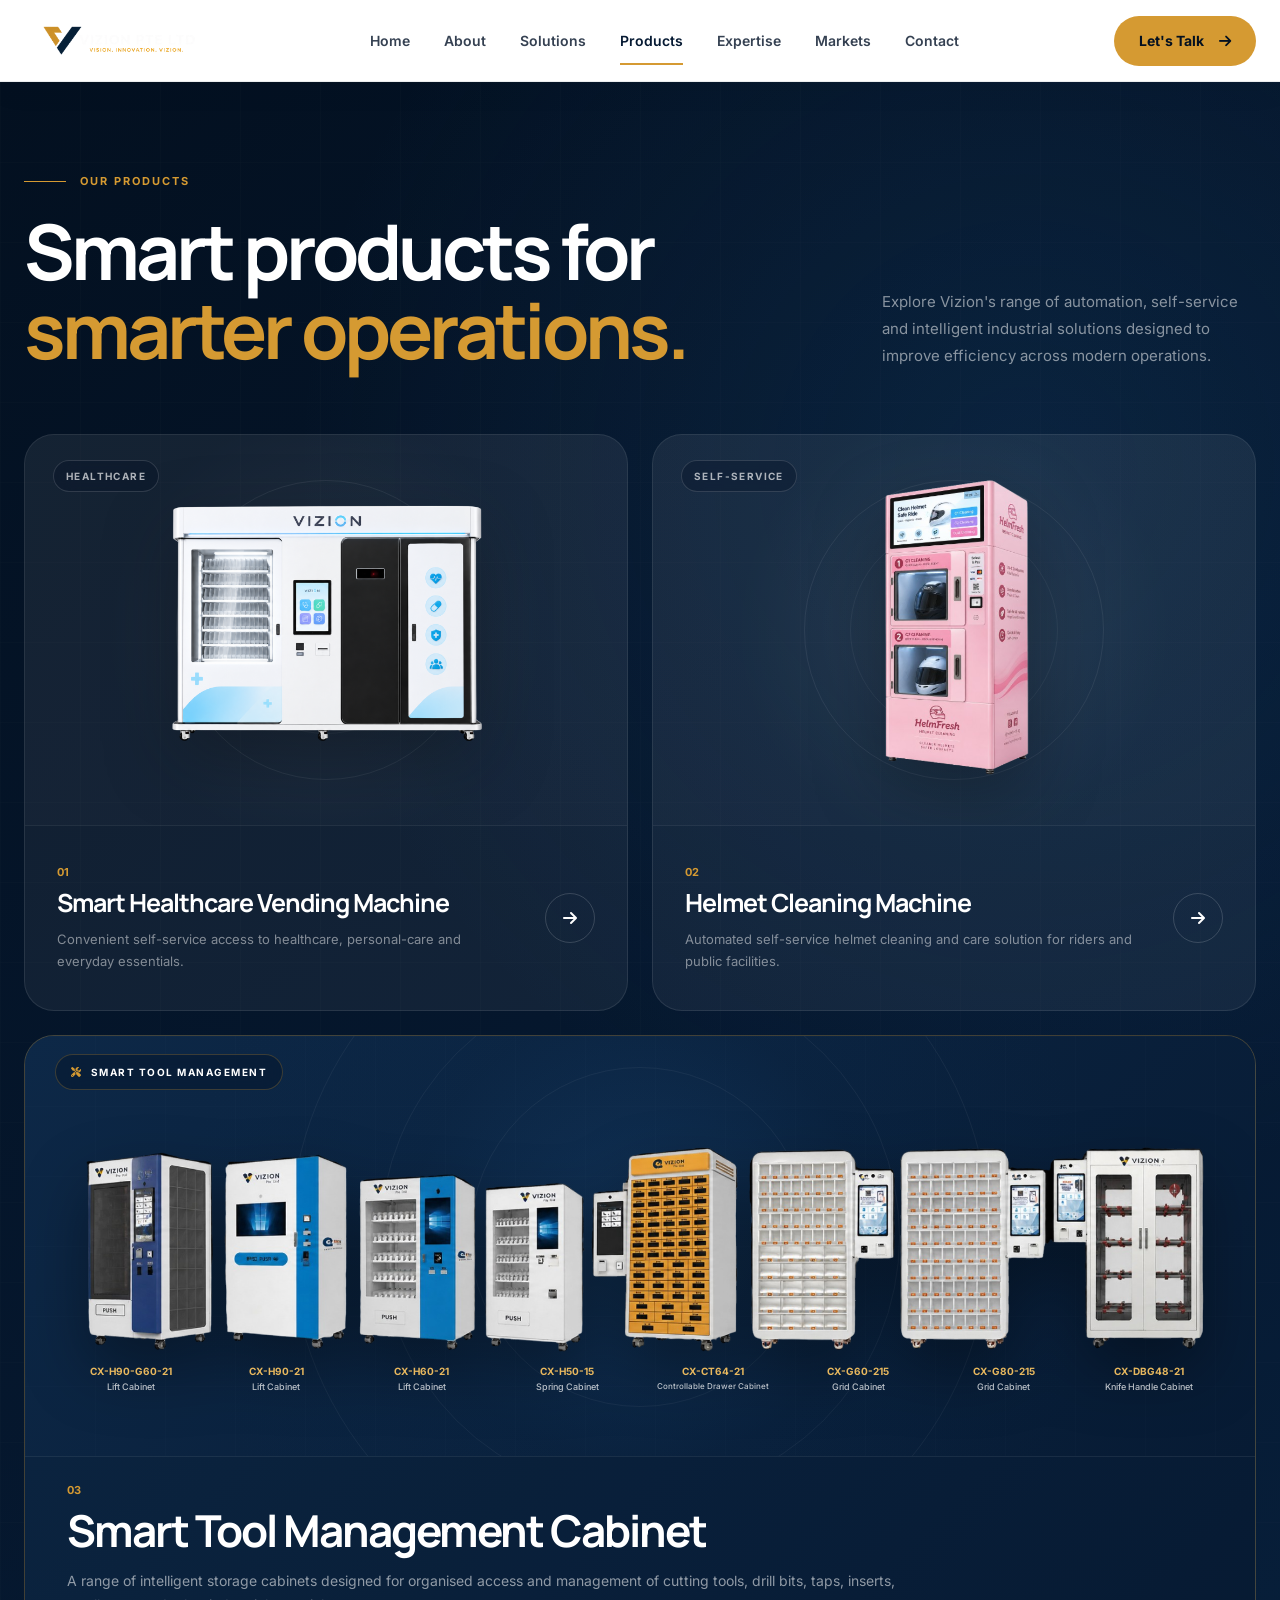
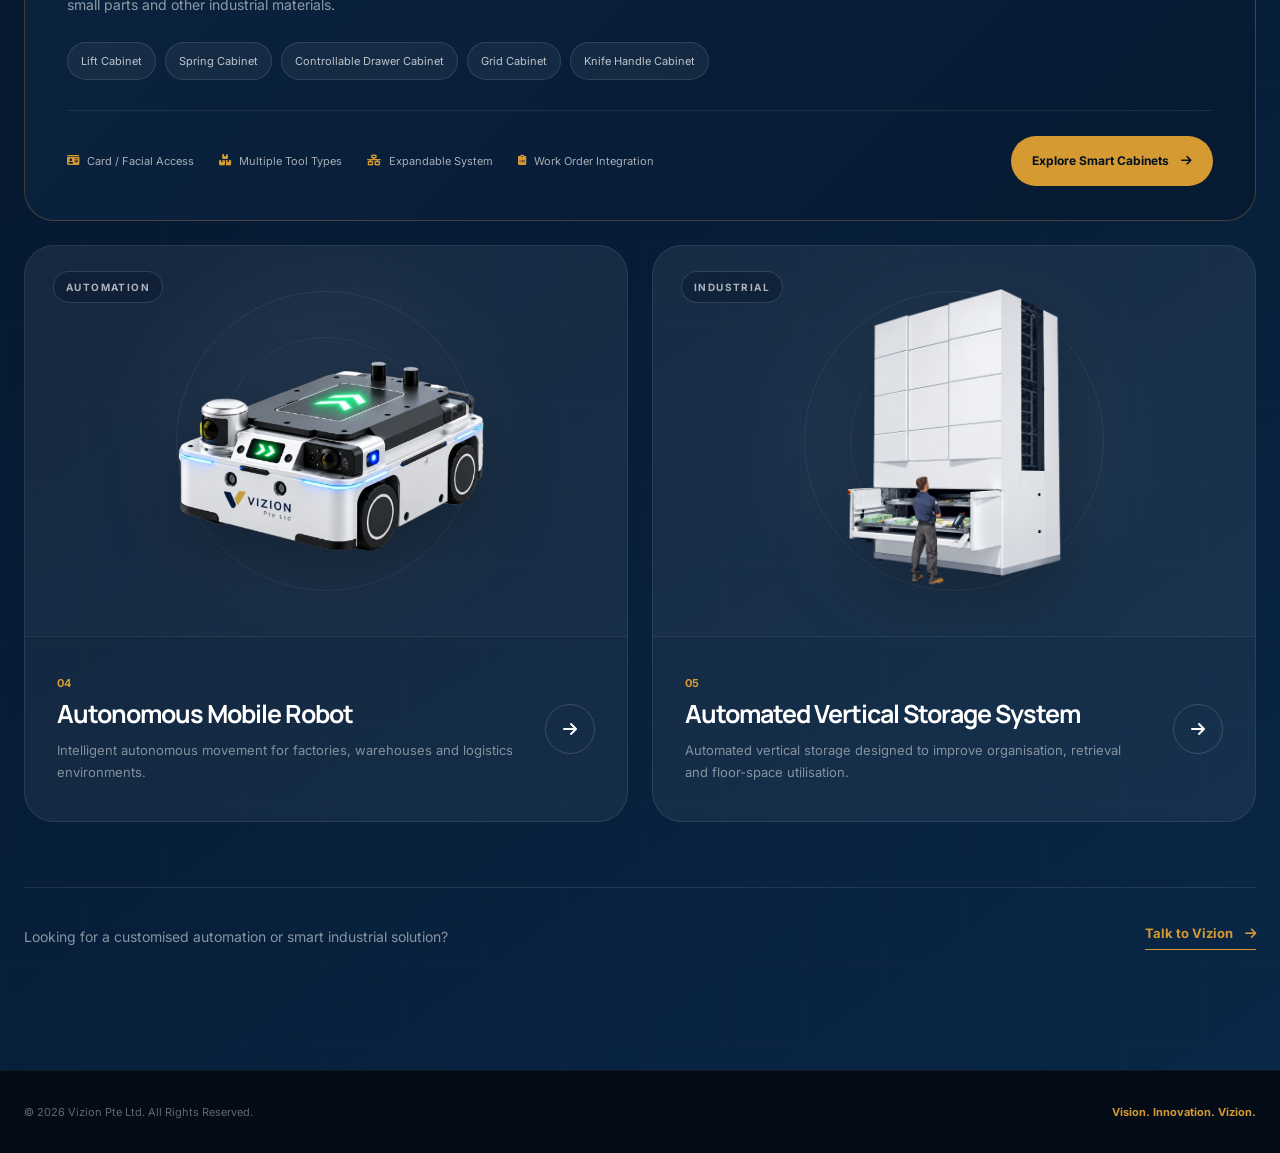
<file: products.html>
<!DOCTYPE html>
<html lang="en">

<head>
    <meta charset="UTF-8">

    <meta
        name="viewport"
        content="width=device-width, initial-scale=1.0"
    >

    <title>Products | Vizion Pte Ltd</title>

    <meta
        name="description"
        content="Explore Vizion smart automation products including healthcare vending machines, helmet cleaning machines, smart tool management cabinets, autonomous mobile robots and automated vertical storage systems."
    >


    <!-- GOOGLE FONTS -->

    <link
        rel="preconnect"
        href="https://fonts.googleapis.com"
    >

    <link
        rel="preconnect"
        href="https://fonts.gstatic.com"
        crossorigin
    >

    <link
        href="https://fonts.googleapis.com/css2?family=Inter:wght@400;500;600;700&family=Manrope:wght@500;600;700;800&display=swap"
        rel="stylesheet"
    >


    <!-- FONT AWESOME -->

    <link
        rel="stylesheet"
        href="https://cdnjs.cloudflare.com/ajax/libs/font-awesome/6.5.2/css/all.min.css"
    >


    <!-- MAIN SITE CSS -->

    <link
        rel="stylesheet"
        href="css/style.css"
    >


    <!-- PRODUCTS PAGE CSS -->

    <link
        rel="stylesheet"
        href="css/products.css"
    >

</head>


<body>


<!-- =========================================================
     NAVBAR
========================================================= -->

<header class="product-site-header">

    <div class="product-container product-nav-container">


        <!-- LOGO -->

        <a
            href="index.html"
            class="product-site-logo"
        >

            <img
                src="images/logo.png"
                alt="Vizion Pte Ltd"
            >

        </a>



        <!-- DESKTOP NAV -->

        <nav class="product-desktop-nav">

            <a
                href="index.html#home"
                class="product-nav-link"
            >
                Home
            </a>

            <a
                href="index.html#about"
                class="product-nav-link"
            >
                About
            </a>

            <a
                href="index.html#solutions"
                class="product-nav-link"
            >
                Solutions
            </a>

            <a
                href="products.html"
                class="product-nav-link active"
            >
                Products
            </a>

            <a
                href="index.html#expertise"
                class="product-nav-link"
            >
                Expertise
            </a>

            <a
                href="index.html#markets"
                class="product-nav-link"
            >
                Markets
            </a>

            <a
                href="index.html#contact"
                class="product-nav-link"
            >
                Contact
            </a>

        </nav>



        <!-- CTA -->

        <a
            href="index.html#contact"
            class="product-nav-button"
        >

            Let's Talk

            <i class="fa-solid fa-arrow-right"></i>

        </a>



        <!-- MOBILE BUTTON -->

        <button
            class="product-mobile-btn"
            id="productMobileBtn"
            aria-label="Open navigation"
        >

            <span></span>
            <span></span>
            <span></span>

        </button>

    </div>



    <!-- MOBILE MENU -->

    <div
        class="product-mobile-menu"
        id="productMobileMenu"
    >

        <a href="index.html#home">
            Home
        </a>

        <a href="index.html#about">
            About
        </a>

        <a href="index.html#solutions">
            Solutions
        </a>

        <a href="products.html">
            Products
        </a>

        <a href="index.html#expertise">
            Expertise
        </a>

        <a href="index.html#markets">
            Markets
        </a>

        <a href="index.html#contact">
            Contact
        </a>

    </div>

</header>



<!-- =========================================================
     PRODUCTS PAGE
========================================================= -->

<main class="products-page">

    <div class="product-container">


        <!-- =====================================================
             PAGE INTRO
        ====================================================== -->

        <section class="products-intro">


            <div class="products-intro-left">

                <div class="products-eyebrow">

                    <span></span>

                    OUR PRODUCTS

                </div>


                <h1>

                    Smart products for

                    <strong>
                        smarter operations.
                    </strong>

                </h1>

            </div>



            <p class="products-intro-description">

                Explore Vizion's range of automation,
                self-service and intelligent industrial
                solutions designed to improve efficiency
                across modern operations.

            </p>


        </section>



        <!-- =====================================================
             PRODUCTS GRID
        ====================================================== -->

        <section class="products-grid">



            <!-- =================================================
                 01 SMART HEALTHCARE VENDING MACHINE
            ================================================== -->

            <article class="standard-product-card">


                <div class="standard-product-image">


                    <span class="product-category">
                        Healthcare
                    </span>


                    <div class="product-rings"></div>


                    <img
                        src="images/products/vending.png"
                        alt="Smart Healthcare Vending Machine"
                    >


                    <a
                        href="products/vending.html"
                        class="product-view-overlay"
                    >

                        <span>
                            View Product
                        </span>


                        <div class="product-view-icon">

                            <i
                                class="fa-solid fa-arrow-up-right-from-square"
                            ></i>

                        </div>

                    </a>


                </div>



                <div class="standard-product-content">


                    <div>

                        <span class="product-number">
                            01
                        </span>


                        <h2>
                            Smart Healthcare Vending Machine
                        </h2>


                        <p>

                            Convenient self-service access
                            to healthcare, personal-care
                            and everyday essentials.

                        </p>

                    </div>



                    <a
                        href="products/vending.html"
                        class="product-arrow"
                        aria-label="View Smart Healthcare Vending Machine"
                    >

                        <i class="fa-solid fa-arrow-right"></i>

                    </a>


                </div>


            </article>



            <!-- =================================================
                 02 HELMET CLEANING MACHINE
            ================================================== -->

            <article class="standard-product-card">


                <div class="standard-product-image">


                    <span class="product-category">
                        Self-Service
                    </span>


                    <div class="product-rings"></div>


                    <img
                        src="images/products/helmet.png"
                        alt="Helmet Cleaning Machine"
                    >


                    <a
                        href="products/helmet-cleaning.html"
                        class="product-view-overlay"
                    >

                        <span>
                            View Product
                        </span>


                        <div class="product-view-icon">

                            <i
                                class="fa-solid fa-arrow-up-right-from-square"
                            ></i>

                        </div>

                    </a>


                </div>



                <div class="standard-product-content">


                    <div>

                        <span class="product-number">
                            02
                        </span>


                        <h2>
                            Helmet Cleaning Machine
                        </h2>


                        <p>

                            Automated self-service helmet
                            cleaning and care solution for
                            riders and public facilities.

                        </p>

                    </div>



                    <a
                        href="products/helmet-cleaning.html"
                        class="product-arrow"
                        aria-label="View Helmet Cleaning Machine"
                    >

                        <i class="fa-solid fa-arrow-right"></i>

                    </a>


                </div>


            </article>



            <!-- =================================================
                 03 SMART TOOL MANAGEMENT CABINET
            ================================================== -->

            <article class="smart-cabinet-card">


                <!-- =============================================
                     CABINET VISUAL
                ============================================== -->

                <div class="smart-cabinet-visual">


                    <!-- BACKGROUND GRID -->

                    <div class="cabinet-background-grid"></div>



                    <!-- CIRCLES -->

                    <div class="cabinet-ring cabinet-ring-one"></div>

                    <div class="cabinet-ring cabinet-ring-two"></div>

                    <div class="cabinet-ring cabinet-ring-three"></div>



                    <!-- BADGE -->

                    <span class="smart-cabinet-badge">

                        <i class="fa-solid fa-screwdriver-wrench"></i>

                        Smart Tool Management

                    </span>



                    <!-- =========================================
                         CABINET LINEUP
                    ========================================== -->

                    <div class="cabinet-lineup">


                        <!-- IMAGE -->

                        <img
                            src="images/products/smart-cabinet.png"
                            alt="Vizion Smart Tool Management Cabinet Range"
                            class="cabinet-lineup-image"
                        >



                        <!-- =====================================
                             NAMES UNDER EACH CABINET
                        ====================================== -->

                        <div class="cabinet-name-row">


                            <!-- CABINET 01 -->

                            <div class="cabinet-name">

                                <strong>
                                    CX-H90-G60-21
                                </strong>

                                <span>
                                    Lift Cabinet
                                </span>

                            </div>



                            <!-- CABINET 02 -->

                            <div class="cabinet-name">

                                <strong>
                                    CX-H90-21
                                </strong>

                                <span>
                                    Lift Cabinet
                                </span>

                            </div>



                            <!-- CABINET 03 -->

                            <div class="cabinet-name">

                                <strong>
                                    CX-H60-21
                                </strong>

                                <span>
                                    Lift Cabinet
                                </span>

                            </div>



                            <!-- CABINET 04 -->

                            <div class="cabinet-name">

                                <strong>
                                    CX-H50-15
                                </strong>

                                <span>
                                    Spring Cabinet
                                </span>

                            </div>



                            <!-- CABINET 05 -->

                            <div class="cabinet-name">

                                <strong>
                                    CX-CT64-21
                                </strong>

                                <span>
                                    Controllable Drawer Cabinet
                                </span>

                            </div>



                            <!-- CABINET 06 -->

                            <div class="cabinet-name">

                                <strong>
                                    CX-G60-215
                                </strong>

                                <span>
                                    Grid Cabinet
                                </span>

                            </div>



                            <!-- CABINET 07 -->

                            <div class="cabinet-name">

                                <strong>
                                    CX-G80-215
                                </strong>

                                <span>
                                    Grid Cabinet
                                </span>

                            </div>



                            <!-- CABINET 08 -->

                            <div class="cabinet-name">

                                <strong>
                                    CX-DBG48-21
                                </strong>

                                <span>
                                    Knife Handle Cabinet
                                </span>

                            </div>


                        </div>


                    </div>


                </div>



                <!-- =============================================
                     CABINET INFORMATION
                ============================================== -->

                <div class="smart-cabinet-content">


                    <span class="product-number">
                        03
                    </span>


                    <h2>
                        Smart Tool Management Cabinet
                    </h2>


                    <p class="smart-cabinet-description">

                        A range of intelligent storage cabinets
                        designed for organised access and management
                        of cutting tools, drill bits, taps, inserts,
                        small parts and other industrial materials.

                    </p>



                    <!-- CABINET TYPES -->

                    <div class="cabinet-type-tags">


                        <span>
                            Lift Cabinet
                        </span>


                        <span>
                            Spring Cabinet
                        </span>


                        <span>
                            Controllable Drawer Cabinet
                        </span>


                        <span>
                            Grid Cabinet
                        </span>


                        <span>
                            Knife Handle Cabinet
                        </span>


                    </div>



                    <!-- =========================================
                         FEATURES + BUTTON
                    ========================================== -->

                    <div class="cabinet-bottom-row">


                        <div class="cabinet-feature-list">


                            <div class="cabinet-feature">

                                <i class="fa-solid fa-id-card"></i>

                                <span>
                                    Card / Facial Access
                                </span>

                            </div>



                            <div class="cabinet-feature">

                                <i class="fa-solid fa-boxes-stacked"></i>

                                <span>
                                    Multiple Tool Types
                                </span>

                            </div>



                            <div class="cabinet-feature">

                                <i class="fa-solid fa-network-wired"></i>

                                <span>
                                    Expandable System
                                </span>

                            </div>



                            <div class="cabinet-feature">

                                <i class="fa-solid fa-clipboard-list"></i>

                                <span>
                                    Work Order Integration
                                </span>

                            </div>


                        </div>



                        <a
                            href="products/smart-cabinet.html"
                            class="cabinet-button"
                        >

                            Explore Smart Cabinets

                            <i class="fa-solid fa-arrow-right"></i>

                        </a>


                    </div>


                </div>


            </article>



            <!-- =================================================
                 04 AUTONOMOUS MOBILE ROBOT
            ================================================== -->

            <article class="standard-product-card">


                <div class="standard-product-image">


                    <span class="product-category">
                        Automation
                    </span>


                    <div class="product-rings"></div>


                    <img
                        src="images/products/amr.png"
                        alt="Autonomous Mobile Robot"
                    >


                    <a
                        href="products/amr.html"
                        class="product-view-overlay"
                    >

                        <span>
                            View Product
                        </span>


                        <div class="product-view-icon">

                            <i
                                class="fa-solid fa-arrow-up-right-from-square"
                            ></i>

                        </div>

                    </a>


                </div>



                <div class="standard-product-content">


                    <div>

                        <span class="product-number">
                            04
                        </span>


                        <h2>
                            Autonomous Mobile Robot
                        </h2>


                        <p>

                            Intelligent autonomous movement
                            for factories, warehouses and
                            logistics environments.

                        </p>

                    </div>



                    <a
                        href="products/amr.html"
                        class="product-arrow"
                        aria-label="View Autonomous Mobile Robot"
                    >

                        <i class="fa-solid fa-arrow-right"></i>

                    </a>


                </div>


            </article>



            <!-- =================================================
                 05 AUTOMATED VERTICAL STORAGE SYSTEM
            ================================================== -->

            <article class="standard-product-card">


                <div class="standard-product-image">


                    <span class="product-category">
                        Industrial
                    </span>


                    <div class="product-rings"></div>


                    <img
                        src="images/products/storage.png"
                        alt="Automated Vertical Storage System"
                    >


                    <a
                        href="products/storage.html"
                        class="product-view-overlay"
                    >

                        <span>
                            View Product
                        </span>


                        <div class="product-view-icon">

                            <i
                                class="fa-solid fa-arrow-up-right-from-square"
                            ></i>

                        </div>

                    </a>


                </div>



                <div class="standard-product-content">


                    <div>

                        <span class="product-number">
                            05
                        </span>


                        <h2>
                            Automated Vertical Storage System
                        </h2>


                        <p>

                            Automated vertical storage
                            designed to improve organisation,
                            retrieval and floor-space utilisation.

                        </p>

                    </div>



                    <a
                        href="products/storage.html"
                        class="product-arrow"
                        aria-label="View Automated Vertical Storage System"
                    >

                        <i class="fa-solid fa-arrow-right"></i>

                    </a>


                </div>


            </article>


        </section>



        <!-- =====================================================
             BOTTOM CTA
        ====================================================== -->

        <div class="products-bottom">


            <p>

                Looking for a customised automation
                or smart industrial solution?

            </p>


            <a
                href="index.html#contact"
                class="products-contact-link"
            >

                Talk to Vizion

                <i class="fa-solid fa-arrow-right"></i>

            </a>


        </div>


    </div>

</main>



<!-- =========================================================
     FOOTER
========================================================= -->

<footer class="product-footer">

    <div class="product-container product-footer-inner">


        <span>

            ©
            <span id="currentYear"></span>

            Vizion Pte Ltd.
            All Rights Reserved.

        </span>


        <strong>
            Vision. Innovation. Vizion.
        </strong>


    </div>

</footer>



<!-- =========================================================
     JAVASCRIPT
========================================================= -->

<script>

    /* CURRENT YEAR */

    document.getElementById(
        "currentYear"
    ).textContent =
        new Date().getFullYear();



    /* MOBILE MENU */

    const productMobileBtn =
        document.getElementById(
            "productMobileBtn"
        );

    const productMobileMenu =
        document.getElementById(
            "productMobileMenu"
        );


    productMobileBtn.addEventListener(
        "click",
        function () {

            productMobileBtn
                .classList
                .toggle("active");

            productMobileMenu
                .classList
                .toggle("active");

        }
    );



    /* CLOSE MOBILE MENU */

    document
        .querySelectorAll(
            ".product-mobile-menu a"
        )
        .forEach(link => {

            link.addEventListener(
                "click",
                function () {

                    productMobileBtn
                        .classList
                        .remove("active");

                    productMobileMenu
                        .classList
                        .remove("active");

                }
            );

        });

</script>


</body>

</html>
</file>
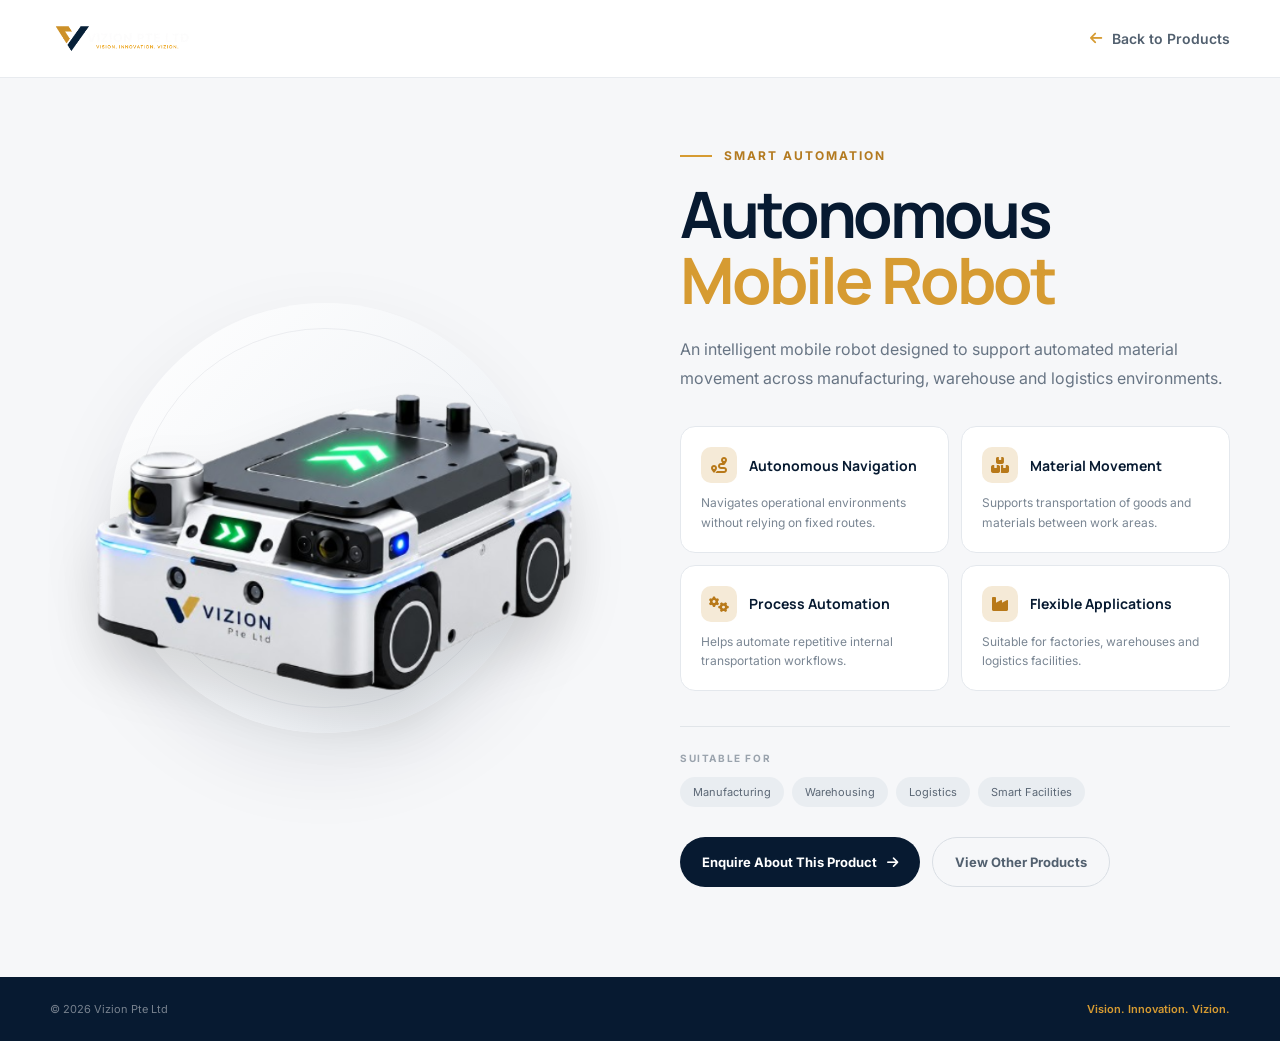
<file: products/amr.html>
<!DOCTYPE html>
<html lang="en">

<head>
    <meta charset="UTF-8">
    <meta name="viewport" content="width=device-width, initial-scale=1.0">

    <title>Autonomous Mobile Robot | Vizion Pte Ltd</title>

    <!-- Fonts -->
    <link rel="preconnect" href="https://fonts.googleapis.com">
    <link rel="preconnect" href="https://fonts.gstatic.com" crossorigin>

    <link
        href="https://fonts.googleapis.com/css2?family=Inter:wght@400;500;600;700&family=Manrope:wght@500;600;700;800&display=swap"
        rel="stylesheet"
    >

    <!-- Icons -->
    <link
        rel="stylesheet"
        href="https://cdnjs.cloudflare.com/ajax/libs/font-awesome/6.5.2/css/all.min.css"
    >

    <style>

        /* =========================================
           RESET
        ========================================= */

        * {
            margin: 0;
            padding: 0;
            box-sizing: border-box;
        }

        html {
            scroll-behavior: smooth;
        }

        body {
            font-family: "Inter", sans-serif;
            background: #f6f7f9;
            color: #071a31;
        }

        a {
            text-decoration: none;
            color: inherit;
        }

        img {
            display: block;
            max-width: 100%;
        }


        /* =========================================
           NAVBAR
        ========================================= */

        .navbar {
            height: 78px;
            background: white;

            display: flex;
            align-items: center;

            border-bottom: 1px solid #e8ebef;

            position: sticky;
            top: 0;
            z-index: 100;
        }

        .nav-inner {
            width: min(1180px, calc(100% - 40px));
            margin: auto;

            display: flex;
            align-items: center;
            justify-content: space-between;
        }

        .logo img {
            width: 145px;
            max-height: 52px;
            object-fit: contain;
        }

        .back-btn {
            display: flex;
            align-items: center;
            gap: 10px;

            color: #52606f;

            font-size: 14px;
            font-weight: 600;

            transition: 0.25s ease;
        }

        .back-btn i {
            color: #d69b32;
        }

        .back-btn:hover {
            color: #071a31;
            transform: translateX(-4px);
        }


        /* =========================================
           MAIN PRODUCT AREA
        ========================================= */

        .product-section {
            min-height: calc(100vh - 78px);

            display: flex;
            align-items: center;

            padding: 70px 0 90px;
        }

        .container {
            width: min(1180px, calc(100% - 40px));
            margin: auto;
        }

        .product-layout {
            display: grid;
            grid-template-columns: 1fr 1fr;

            gap: 80px;
            align-items: center;
        }


        /* =========================================
           PRODUCT IMAGE
        ========================================= */

        .product-visual {
            position: relative;

            min-height: 500px;

            display: flex;
            align-items: center;
            justify-content: center;
        }

        .visual-bg {
            position: absolute;

            width: 430px;
            height: 430px;

            border-radius: 50%;

            background:
                linear-gradient(
                    135deg,
                    #ffffff,
                    #e9edf2
                );

            box-shadow:
                0 30px 80px rgba(7, 26, 49, 0.08);

            animation: circleFloat 5s ease-in-out infinite;
        }

        .visual-bg::before {
            content: "";

            position: absolute;
            inset: 25px;

            border-radius: 50%;

            border: 1px solid rgba(7, 26, 49, 0.06);
        }

        .product-image {
            position: relative;
            z-index: 2;

            width: 90%;

            animation: productFloat 4s ease-in-out infinite;

            filter:
                drop-shadow(
                    0 30px 25px
                    rgba(0, 0, 0, 0.13)
                );
        }

        @keyframes productFloat {

            0%, 100% {
                transform: translateY(0);
            }

            50% {
                transform: translateY(-12px);
            }

        }

        @keyframes circleFloat {

            0%, 100% {
                transform: scale(1);
            }

            50% {
                transform: scale(1.025);
            }

        }


        /* =========================================
           PRODUCT INFORMATION
        ========================================= */

        .product-info {
            opacity: 0;
            transform: translateY(25px);

            animation:
                contentIn 0.8s ease forwards;

            animation-delay: 0.15s;
        }

        @keyframes contentIn {

            to {
                opacity: 1;
                transform: translateY(0);
            }

        }

        .eyebrow {
            display: flex;
            align-items: center;
            gap: 12px;

            margin-bottom: 18px;

            color: #b37a20;

            font-size: 12px;
            font-weight: 700;

            letter-spacing: 2px;

            text-transform: uppercase;
        }

        .eyebrow::before {
            content: "";

            width: 32px;
            height: 2px;

            background: #d69b32;
        }

        h1 {
            margin-bottom: 22px;

            font-family: "Manrope", sans-serif;

            font-size: clamp(42px, 5vw, 66px);

            line-height: 1.03;

            letter-spacing: -3px;
        }

        h1 span {
            color: #d69b32;
        }

        .description {
            max-width: 570px;

            margin-bottom: 34px;

            color: #687584;

            font-size: 16px;
            line-height: 1.8;
        }


        /* =========================================
           FEATURES
        ========================================= */

        .features {
            display: grid;
            grid-template-columns: repeat(2, 1fr);

            gap: 12px;

            margin-bottom: 35px;
        }

        .feature {
            min-height: 120px;

            padding: 20px;

            background: white;

            border: 1px solid #e4e8ed;
            border-radius: 15px;

            transition:
                transform 0.3s ease,
                box-shadow 0.3s ease,
                border-color 0.3s ease;
        }

        .feature:hover {
            transform: translateY(-6px);

            border-color:
                rgba(214, 155, 50, 0.45);

            box-shadow:
                0 15px 35px
                rgba(7, 26, 49, 0.08);
        }

        .feature-top {
            display: flex;
            align-items: center;

            gap: 12px;

            margin-bottom: 10px;
        }

        .feature-icon {
            width: 36px;
            height: 36px;

            display: flex;
            align-items: center;
            justify-content: center;

            flex-shrink: 0;

            border-radius: 10px;

            background: #f5ead7;

            color: #b87919;

            transition: 0.3s ease;
        }

        .feature:hover .feature-icon {
            background: #d69b32;
            color: white;

            transform: rotate(-6deg);
        }

        .feature h3 {
            font-family: "Manrope", sans-serif;
            font-size: 14px;
        }

        .feature p {
            color: #7a8693;

            font-size: 12px;
            line-height: 1.6;
        }


        /* =========================================
           BUTTONS
        ========================================= */

        .actions {
            display: flex;
            flex-wrap: wrap;

            gap: 12px;
        }

        .primary-btn,
        .secondary-btn {
            min-height: 50px;

            padding: 0 22px;

            display: inline-flex;
            align-items: center;
            justify-content: center;

            gap: 10px;

            border-radius: 100px;

            font-size: 13px;
            font-weight: 700;

            transition: 0.3s ease;
        }

        .primary-btn {
            background: #071a31;
            color: white;
        }

        .primary-btn:hover {
            background: #d69b32;
            color: #071a31;

            transform: translateY(-3px);
        }

        .secondary-btn {
            background: transparent;

            border: 1px solid #d9dee4;

            color: #52606f;
        }

        .secondary-btn:hover {
            background: white;

            color: #071a31;

            transform: translateY(-3px);
        }


        /* =========================================
           APPLICATIONS
        ========================================= */

        .applications {
            margin-top: 35px;
            padding-top: 25px;

            border-top: 1px solid #e1e5e9;
        }

        .applications-label {
            margin-bottom: 13px;

            color: #9aa3ad;

            font-size: 10px;
            font-weight: 700;

            letter-spacing: 1.6px;

            text-transform: uppercase;
        }

        .application-list {
            display: flex;
            flex-wrap: wrap;

            gap: 8px;
        }

        .application-list span {
            padding: 8px 13px;

            background: #e9edf1;

            border-radius: 100px;

            color: #5b6775;

            font-size: 11px;

            transition: 0.25s ease;
        }

        .application-list span:hover {
            background: #071a31;
            color: white;
        }


        /* =========================================
           FOOTER
        ========================================= */

        footer {
            padding: 25px 0;

            background: #071a31;

            color:
                rgba(255, 255, 255, 0.45);
        }

        .footer-inner {
            width: min(1180px, calc(100% - 40px));
            margin: auto;

            display: flex;
            justify-content: space-between;
            align-items: center;

            gap: 20px;

            font-size: 11px;
        }

        .footer-inner strong {
            color: #d69b32;
            font-weight: 600;
        }


        /* =========================================
           RESPONSIVE
        ========================================= */

        @media (max-width: 900px) {

            .product-section {
                padding-top: 45px;
            }

            .product-layout {
                grid-template-columns: 1fr;

                gap: 35px;
            }

            .product-visual {
                min-height: 400px;
            }

            .visual-bg {
                width: 350px;
                height: 350px;
            }

            .product-image {
                max-height: 360px;
                object-fit: contain;
            }

        }


        @media (max-width: 600px) {

            .navbar {
                height: 68px;
            }

            .logo img {
                width: 120px;
            }

            .back-btn {
                font-size: 12px;
            }

            .product-section {
                min-height: auto;

                padding:
                    35px 0 60px;
            }

            .product-visual {
                min-height: 320px;
            }

            .visual-bg {
                width: 270px;
                height: 270px;
            }

            .product-image {
                width: 100%;
                max-height: 290px;
            }

            h1 {
                font-size: 43px;
                letter-spacing: -2px;
            }

            .description {
                font-size: 14px;
            }

            .features {
                grid-template-columns: 1fr;
            }

            .feature {
                min-height: auto;
            }

            .footer-inner {
                flex-direction: column;
                align-items: flex-start;
            }

        }


        /* Accessibility */

        @media (prefers-reduced-motion: reduce) {

            *,
            *::before,
            *::after {
                animation-duration: 0.01ms !important;
                animation-iteration-count: 1 !important;
                transition-duration: 0.01ms !important;
            }

        }

    </style>

</head>


<body>


<!-- NAVBAR -->

<header class="navbar">

    <div class="nav-inner">

        <a
            href="../index.html"
            class="logo"
        >
            <img
                src="../images/logo.png"
                alt="Vizion Pte Ltd"
            >
        </a>


        <a
            href="../index.html#products"
            class="back-btn"
        >

            <i class="fa-solid fa-arrow-left"></i>

            Back to Products

        </a>

    </div>

</header>



<!-- PRODUCT -->

<main class="product-section">

    <div class="container">

        <div class="product-layout">


            <!-- IMAGE -->

            <div class="product-visual">

                <div class="visual-bg"></div>

                <img
                    src="../images/products/amr.png"
                    alt="Autonomous Mobile Robot"
                    class="product-image"
                >

            </div>



            <!-- INFORMATION -->

            <div class="product-info">

                <div class="eyebrow">
                    Smart Automation
                </div>


                <h1>

                    Autonomous
                    <span>Mobile Robot</span>

                </h1>


                <p class="description">

                    An intelligent mobile robot designed
                    to support automated material movement
                    across manufacturing, warehouse and
                    logistics environments.

                </p>



                <!-- FEATURES -->

                <div class="features">


                    <div class="feature">

                        <div class="feature-top">

                            <div class="feature-icon">
                                <i class="fa-solid fa-route"></i>
                            </div>

                            <h3>
                                Autonomous Navigation
                            </h3>

                        </div>

                        <p>
                            Navigates operational environments
                            without relying on fixed routes.
                        </p>

                    </div>



                    <div class="feature">

                        <div class="feature-top">

                            <div class="feature-icon">
                                <i class="fa-solid fa-boxes-stacked"></i>
                            </div>

                            <h3>
                                Material Movement
                            </h3>

                        </div>

                        <p>
                            Supports transportation of goods
                            and materials between work areas.
                        </p>

                    </div>



                    <div class="feature">

                        <div class="feature-top">

                            <div class="feature-icon">
                                <i class="fa-solid fa-gears"></i>
                            </div>

                            <h3>
                                Process Automation
                            </h3>

                        </div>

                        <p>
                            Helps automate repetitive internal
                            transportation workflows.
                        </p>

                    </div>



                    <div class="feature">

                        <div class="feature-top">

                            <div class="feature-icon">
                                <i class="fa-solid fa-industry"></i>
                            </div>

                            <h3>
                                Flexible Applications
                            </h3>

                        </div>

                        <p>
                            Suitable for factories,
                            warehouses and logistics facilities.
                        </p>

                    </div>

                </div>



                <!-- APPLICATIONS -->

                <div class="applications">

                    <div class="applications-label">
                        Suitable For
                    </div>

                    <div class="application-list">

                        <span>Manufacturing</span>

                        <span>Warehousing</span>

                        <span>Logistics</span>

                        <span>Smart Facilities</span>

                    </div>

                </div>



                <!-- BUTTONS -->

                <div
                    class="actions"
                    style="margin-top: 30px;"
                >

                    <a
                        href="mailto:csgsc77@gmail.com?subject=AMR%20Enquiry"
                        class="primary-btn"
                    >

                        Enquire About This Product

                        <i class="fa-solid fa-arrow-right"></i>

                    </a>


                    <a
                        href="../index.html#products"
                        class="secondary-btn"
                    >

                        View Other Products

                    </a>

                </div>

            </div>

        </div>

    </div>

</main>



<!-- FOOTER -->

<footer>

    <div class="footer-inner">

        <span>
            © <span id="year"></span>
            Vizion Pte Ltd
        </span>

        <strong>
            Vision. Innovation. Vizion.
        </strong>

    </div>

</footer>



<script>

    document.getElementById("year").textContent =
        new Date().getFullYear();

</script>


</body>

</html>
</file>
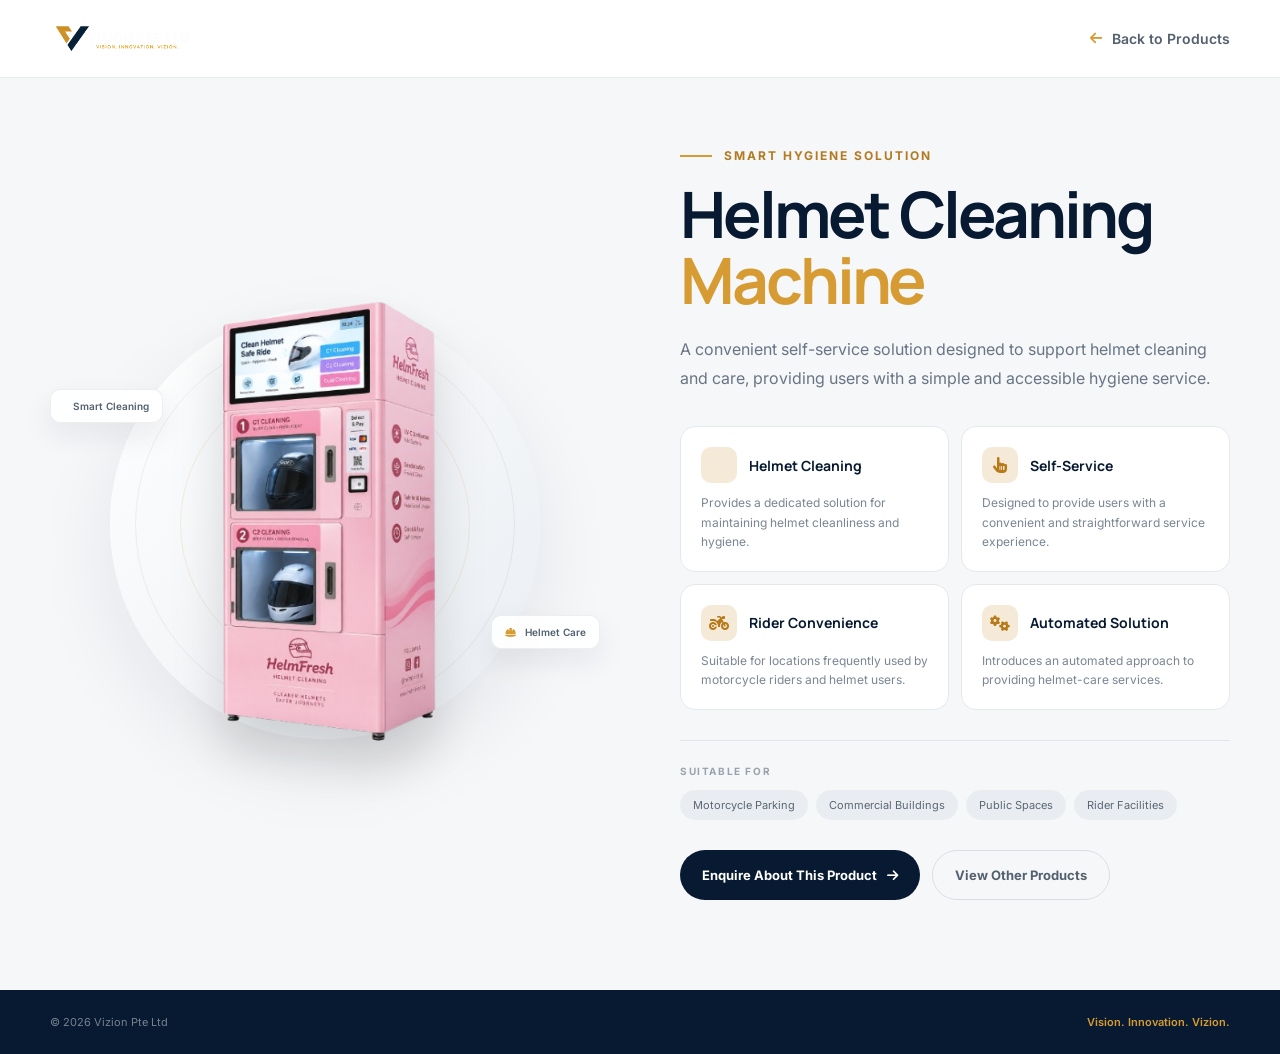
<file: products/helmet-cleaning.html>
<!DOCTYPE html>
<html lang="en">

<head>
    <meta charset="UTF-8">
    <meta name="viewport" content="width=device-width, initial-scale=1.0">

    <title>Helmet Cleaning Machine | Vizion Pte Ltd</title>

    <link rel="preconnect" href="https://fonts.googleapis.com">
    <link rel="preconnect" href="https://fonts.gstatic.com" crossorigin>

    <link
        href="https://fonts.googleapis.com/css2?family=Inter:wght@400;500;600;700&family=Manrope:wght@500;600;700;800&display=swap"
        rel="stylesheet"
    >

    <link
        rel="stylesheet"
        href="https://cdnjs.cloudflare.com/ajax/libs/font-awesome/6.5.2/css/all.min.css"
    >

    <style>

        * {
            margin: 0;
            padding: 0;
            box-sizing: border-box;
        }

        html {
            scroll-behavior: smooth;
        }

        body {
            font-family: "Inter", sans-serif;
            background: #f6f7f9;
            color: #071a31;
        }

        a {
            text-decoration: none;
            color: inherit;
        }

        img {
            display: block;
            max-width: 100%;
        }


        /* =========================================
           NAVBAR
        ========================================= */

        .navbar {
            height: 78px;

            display: flex;
            align-items: center;

            position: sticky;
            top: 0;
            z-index: 100;

            background: rgba(255, 255, 255, 0.95);
            backdrop-filter: blur(15px);

            border-bottom: 1px solid #e8ebef;
        }

        .nav-inner {
            width: min(1180px, calc(100% - 40px));
            margin: auto;

            display: flex;
            align-items: center;
            justify-content: space-between;
        }

        .logo img {
            width: 145px;
            max-height: 52px;
            object-fit: contain;
        }

        .back-btn {
            display: flex;
            align-items: center;
            gap: 10px;

            color: #52606f;

            font-size: 14px;
            font-weight: 600;

            transition: 0.25s ease;
        }

        .back-btn i {
            color: #d69b32;
        }

        .back-btn:hover {
            color: #071a31;
            transform: translateX(-4px);
        }


        /* =========================================
           PRODUCT SECTION
        ========================================= */

        .product-section {
            min-height: calc(100vh - 78px);

            display: flex;
            align-items: center;

            padding: 70px 0 90px;
        }

        .container {
            width: min(1180px, calc(100% - 40px));
            margin: auto;
        }

        .product-layout {
            display: grid;
            grid-template-columns: 1fr 1fr;

            gap: 80px;
            align-items: center;
        }


        /* =========================================
           PRODUCT VISUAL
        ========================================= */

        .product-visual {
            position: relative;

            min-height: 500px;

            display: flex;
            align-items: center;
            justify-content: center;

            opacity: 0;

            animation: visualIn 0.9s ease forwards;
        }

        @keyframes visualIn {

            from {
                opacity: 0;
                transform: translateX(-25px);
            }

            to {
                opacity: 1;
                transform: translateX(0);
            }

        }

        .visual-bg {
            position: absolute;

            width: 430px;
            height: 430px;

            border-radius: 50%;

            background:
                linear-gradient(
                    135deg,
                    #ffffff,
                    #e9edf2
                );

            box-shadow:
                0 30px 80px
                rgba(7, 26, 49, 0.08);

            animation:
                backgroundPulse
                5s ease-in-out infinite;
        }

        .visual-bg::before {
            content: "";

            position: absolute;
            inset: 25px;

            border-radius: 50%;

            border:
                1px solid
                rgba(7, 26, 49, 0.06);
        }

        .visual-bg::after {
            content: "";

            position: absolute;
            inset: 70px;

            border-radius: 50%;

            border:
                1px solid
                rgba(214, 155, 50, 0.15);
        }

        @keyframes backgroundPulse {

            0%,
            100% {
                transform: scale(1);
            }

            50% {
                transform: scale(1.025);
            }

        }

        .product-image {
            position: relative;
            z-index: 3;

            width: 88%;
            max-height: 455px;

            object-fit: contain;

            filter:
                drop-shadow(
                    0 30px 25px
                    rgba(0, 0, 0, 0.14)
                );

            animation:
                productFloat
                4s ease-in-out infinite;
        }

        @keyframes productFloat {

            0%,
            100% {
                transform: translateY(0);
            }

            50% {
                transform: translateY(-12px);
            }

        }


        /* =========================================
           FLOATING LABELS
        ========================================= */

        .float-tag {
            position: absolute;
            z-index: 5;

            display: flex;
            align-items: center;
            gap: 9px;

            padding: 10px 13px;

            background:
                rgba(255, 255, 255, 0.9);

            backdrop-filter: blur(12px);

            border:
                1px solid
                rgba(7, 26, 49, 0.07);

            border-radius: 10px;

            box-shadow:
                0 12px 30px
                rgba(7, 26, 49, 0.08);

            color: #52606f;

            font-size: 10px;
            font-weight: 600;

            animation:
                tagFloat
                4.5s ease-in-out infinite;
        }

        .float-tag i {
            color: #d69b32;
        }

        .tag-one {
            left: 0;
            top: 23%;
        }

        .tag-two {
            right: 0;
            bottom: 25%;

            animation-delay: 0.8s;
        }

        @keyframes tagFloat {

            0%,
            100% {
                transform: translateY(0);
            }

            50% {
                transform: translateY(-7px);
            }

        }


        /* =========================================
           PRODUCT INFO
        ========================================= */

        .product-info {
            opacity: 0;
            transform: translateY(25px);

            animation:
                contentIn
                0.8s ease forwards;

            animation-delay: 0.15s;
        }

        @keyframes contentIn {

            to {
                opacity: 1;
                transform: translateY(0);
            }

        }

        .eyebrow {
            display: flex;
            align-items: center;
            gap: 12px;

            margin-bottom: 18px;

            color: #b37a20;

            font-size: 12px;
            font-weight: 700;

            letter-spacing: 2px;

            text-transform: uppercase;
        }

        .eyebrow::before {
            content: "";

            width: 32px;
            height: 2px;

            background: #d69b32;
        }

        h1 {
            margin-bottom: 22px;

            font-family: "Manrope", sans-serif;

            font-size:
                clamp(42px, 5vw, 66px);

            line-height: 1.03;

            letter-spacing: -3px;
        }

        h1 span {
            display: block;

            color: #d69b32;
        }

        .description {
            max-width: 570px;

            margin-bottom: 34px;

            color: #687584;

            font-size: 16px;
            line-height: 1.8;
        }


        /* =========================================
           FEATURES
        ========================================= */

        .features {
            display: grid;

            grid-template-columns:
                repeat(2, 1fr);

            gap: 12px;

            margin-bottom: 30px;
        }

        .feature {
            min-height: 120px;

            padding: 20px;

            background: white;

            border: 1px solid #e4e8ed;
            border-radius: 15px;

            transition:
                transform 0.3s ease,
                box-shadow 0.3s ease,
                border-color 0.3s ease;
        }

        .feature:hover {
            transform: translateY(-6px);

            border-color:
                rgba(214, 155, 50, 0.45);

            box-shadow:
                0 15px 35px
                rgba(7, 26, 49, 0.08);
        }

        .feature-top {
            display: flex;
            align-items: center;

            gap: 12px;

            margin-bottom: 10px;
        }

        .feature-icon {
            width: 36px;
            height: 36px;

            flex-shrink: 0;

            display: flex;
            align-items: center;
            justify-content: center;

            border-radius: 10px;

            background: #f5ead7;

            color: #b87919;

            transition: 0.3s ease;
        }

        .feature:hover .feature-icon {
            background: #d69b32;
            color: white;

            transform:
                rotate(-6deg)
                scale(1.05);
        }

        .feature h3 {
            font-family:
                "Manrope", sans-serif;

            font-size: 14px;
        }

        .feature p {
            color: #7a8693;

            font-size: 12px;
            line-height: 1.6;
        }


        /* =========================================
           SUITABLE FOR
        ========================================= */

        .applications {
            margin-top: 30px;
            padding-top: 24px;

            border-top: 1px solid #e1e5e9;
        }

        .applications-label {
            margin-bottom: 13px;

            color: #9aa3ad;

            font-size: 10px;
            font-weight: 700;

            letter-spacing: 1.6px;

            text-transform: uppercase;
        }

        .application-list {
            display: flex;
            flex-wrap: wrap;

            gap: 8px;
        }

        .application-list span {
            padding: 8px 13px;

            background: #e9edf1;

            border-radius: 100px;

            color: #5b6775;

            font-size: 11px;

            transition: 0.25s ease;
        }

        .application-list span:hover {
            background: #071a31;
            color: white;

            transform: translateY(-2px);
        }


        /* =========================================
           BUTTONS
        ========================================= */

        .actions {
            display: flex;
            flex-wrap: wrap;

            gap: 12px;

            margin-top: 30px;
        }

        .primary-btn,
        .secondary-btn {
            min-height: 50px;

            padding: 0 22px;

            display: inline-flex;
            align-items: center;
            justify-content: center;

            gap: 10px;

            border-radius: 100px;

            font-size: 13px;
            font-weight: 700;

            transition: 0.3s ease;
        }

        .primary-btn {
            background: #071a31;
            color: white;
        }

        .primary-btn:hover {
            background: #d69b32;
            color: #071a31;

            transform: translateY(-3px);
        }

        .primary-btn i {
            transition: 0.3s ease;
        }

        .primary-btn:hover i {
            transform: translateX(4px);
        }

        .secondary-btn {
            border: 1px solid #d9dee4;

            color: #52606f;

            background: transparent;
        }

        .secondary-btn:hover {
            background: white;

            color: #071a31;

            transform: translateY(-3px);
        }


        /* =========================================
           FOOTER
        ========================================= */

        footer {
            padding: 25px 0;

            background: #071a31;

            color:
                rgba(255, 255, 255, 0.45);
        }

        .footer-inner {
            width:
                min(1180px, calc(100% - 40px));

            margin: auto;

            display: flex;
            justify-content: space-between;
            align-items: center;

            gap: 20px;

            font-size: 11px;
        }

        .footer-inner strong {
            color: #d69b32;

            font-weight: 600;
        }


        /* =========================================
           RESPONSIVE
        ========================================= */

        @media (max-width: 900px) {

            .product-section {
                padding-top: 45px;
            }

            .product-layout {
                grid-template-columns: 1fr;

                gap: 35px;
            }

            .product-visual {
                min-height: 400px;
            }

            .visual-bg {
                width: 350px;
                height: 350px;
            }

            .product-image {
                max-height: 360px;
            }

        }


        @media (max-width: 600px) {

            .navbar {
                height: 68px;
            }

            .logo img {
                width: 120px;
            }

            .back-btn {
                font-size: 12px;
            }

            .product-section {
                min-height: auto;

                padding:
                    35px 0 60px;
            }

            .product-visual {
                min-height: 320px;
            }

            .visual-bg {
                width: 270px;
                height: 270px;
            }

            .product-image {
                width: 94%;
                max-height: 290px;
            }

            .float-tag {
                font-size: 9px;
            }

            .tag-one {
                left: -5px;
            }

            .tag-two {
                right: -5px;
            }

            h1 {
                font-size: 43px;
                letter-spacing: -2px;
            }

            .description {
                font-size: 14px;
            }

            .features {
                grid-template-columns: 1fr;
            }

            .feature {
                min-height: auto;
            }

            .actions {
                flex-direction: column;
            }

            .primary-btn,
            .secondary-btn {
                width: 100%;
            }

            .footer-inner {
                flex-direction: column;
                align-items: flex-start;
            }

        }


        @media (prefers-reduced-motion: reduce) {

            *,
            *::before,
            *::after {
                animation-duration: 0.01ms !important;
                animation-iteration-count: 1 !important;
                transition-duration: 0.01ms !important;
            }

        }

    </style>

</head>


<body>


<!-- NAVBAR -->

<header class="navbar">

    <div class="nav-inner">

        <a
            href="../index.html"
            class="logo"
        >
            <img
                src="../images/logo.png"
                alt="Vizion Pte Ltd"
            >
        </a>


        <a
            href="../index.html#products"
            class="back-btn"
        >

            <i class="fa-solid fa-arrow-left"></i>

            Back to Products

        </a>

    </div>

</header>



<!-- PRODUCT -->

<main class="product-section">

    <div class="container">

        <div class="product-layout">


            <!-- LEFT: IMAGE -->

            <div class="product-visual">

                <div class="visual-bg"></div>


                <div class="float-tag tag-one">

                    <i class="fa-solid fa-sparkles"></i>

                    Smart Cleaning

                </div>


                <div class="float-tag tag-two">

                    <i class="fa-solid fa-helmet-safety"></i>

                    Helmet Care

                </div>


                <img
                    src="../images/products/helmet.png"
                    alt="Vizion Helmet Cleaning Machine"
                    class="product-image"
                >

            </div>



            <!-- RIGHT: INFORMATION -->

            <div class="product-info">

                <div class="eyebrow">
                    Smart Hygiene Solution
                </div>


                <h1>

                    Helmet Cleaning

                    <span>
                        Machine
                    </span>

                </h1>


                <p class="description">

                    A convenient self-service solution
                    designed to support helmet cleaning
                    and care, providing users with a
                    simple and accessible hygiene service.

                </p>



                <!-- FEATURES -->

                <div class="features">


                    <div class="feature">

                        <div class="feature-top">

                            <div class="feature-icon">
                                <i class="fa-solid fa-sparkles"></i>
                            </div>

                            <h3>
                                Helmet Cleaning
                            </h3>

                        </div>

                        <p>

                            Provides a dedicated solution
                            for maintaining helmet
                            cleanliness and hygiene.

                        </p>

                    </div>



                    <div class="feature">

                        <div class="feature-top">

                            <div class="feature-icon">
                                <i class="fa-solid fa-hand-pointer"></i>
                            </div>

                            <h3>
                                Self-Service
                            </h3>

                        </div>

                        <p>

                            Designed to provide users
                            with a convenient and
                            straightforward service experience.

                        </p>

                    </div>



                    <div class="feature">

                        <div class="feature-top">

                            <div class="feature-icon">
                                <i class="fa-solid fa-motorcycle"></i>
                            </div>

                            <h3>
                                Rider Convenience
                            </h3>

                        </div>

                        <p>

                            Suitable for locations
                            frequently used by motorcycle
                            riders and helmet users.

                        </p>

                    </div>



                    <div class="feature">

                        <div class="feature-top">

                            <div class="feature-icon">
                                <i class="fa-solid fa-gears"></i>
                            </div>

                            <h3>
                                Automated Solution
                            </h3>

                        </div>

                        <p>

                            Introduces an automated
                            approach to providing
                            helmet-care services.

                        </p>

                    </div>


                </div>



                <!-- APPLICATIONS -->

                <div class="applications">

                    <div class="applications-label">
                        Suitable For
                    </div>


                    <div class="application-list">

                        <span>
                            Motorcycle Parking
                        </span>

                        <span>
                            Commercial Buildings
                        </span>

                        <span>
                            Public Spaces
                        </span>

                        <span>
                            Rider Facilities
                        </span>

                    </div>

                </div>



                <!-- BUTTONS -->

                <div class="actions">

                    <a
                        href="mailto:csgsc77@gmail.com?subject=Helmet%20Cleaning%20Machine%20Enquiry"
                        class="primary-btn"
                    >

                        Enquire About This Product

                        <i class="fa-solid fa-arrow-right"></i>

                    </a>


                    <a
                        href="../index.html#products"
                        class="secondary-btn"
                    >

                        View Other Products

                    </a>

                </div>

            </div>

        </div>

    </div>

</main>



<!-- FOOTER -->

<footer>

    <div class="footer-inner">

        <span>
            © <span id="year"></span>
            Vizion Pte Ltd
        </span>


        <strong>
            Vision. Innovation. Vizion.
        </strong>

    </div>

</footer>



<script>

    document.getElementById("year").textContent =
        new Date().getFullYear();

</script>


</body>

</html>
</file>
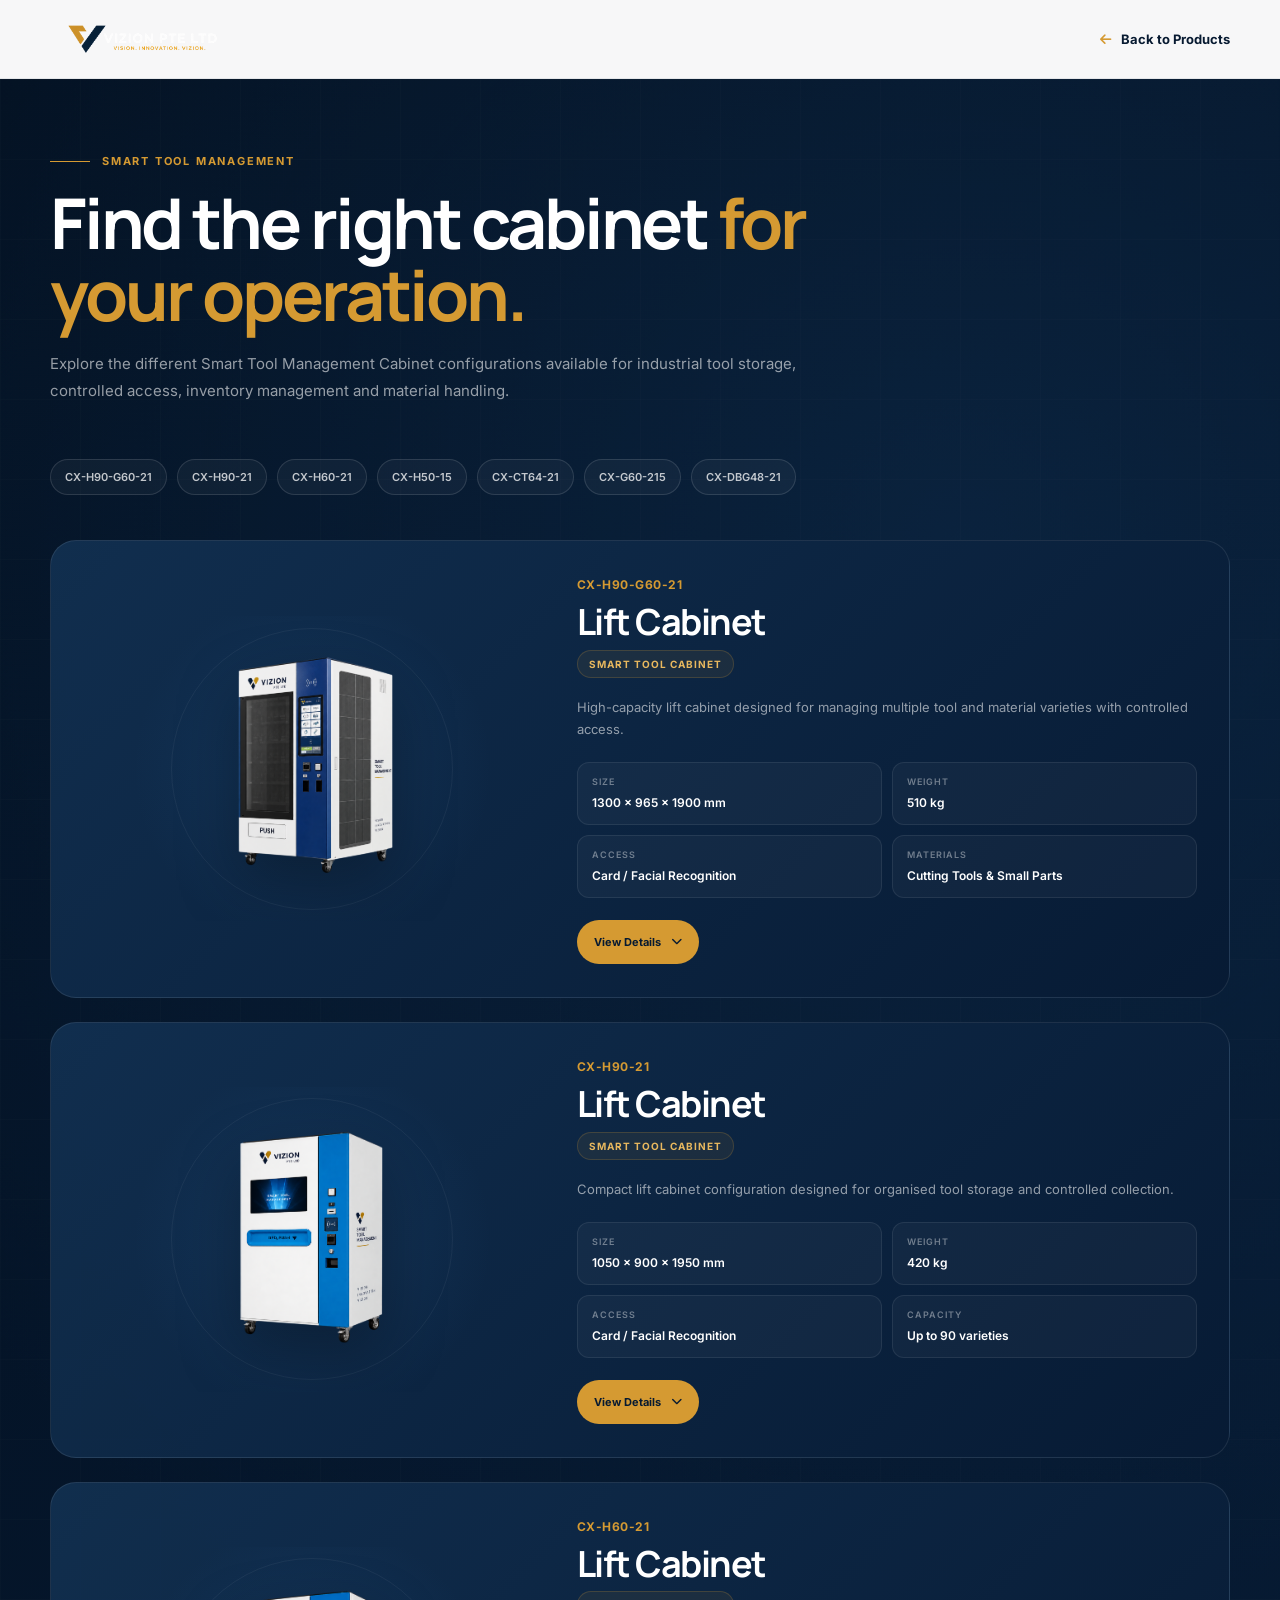
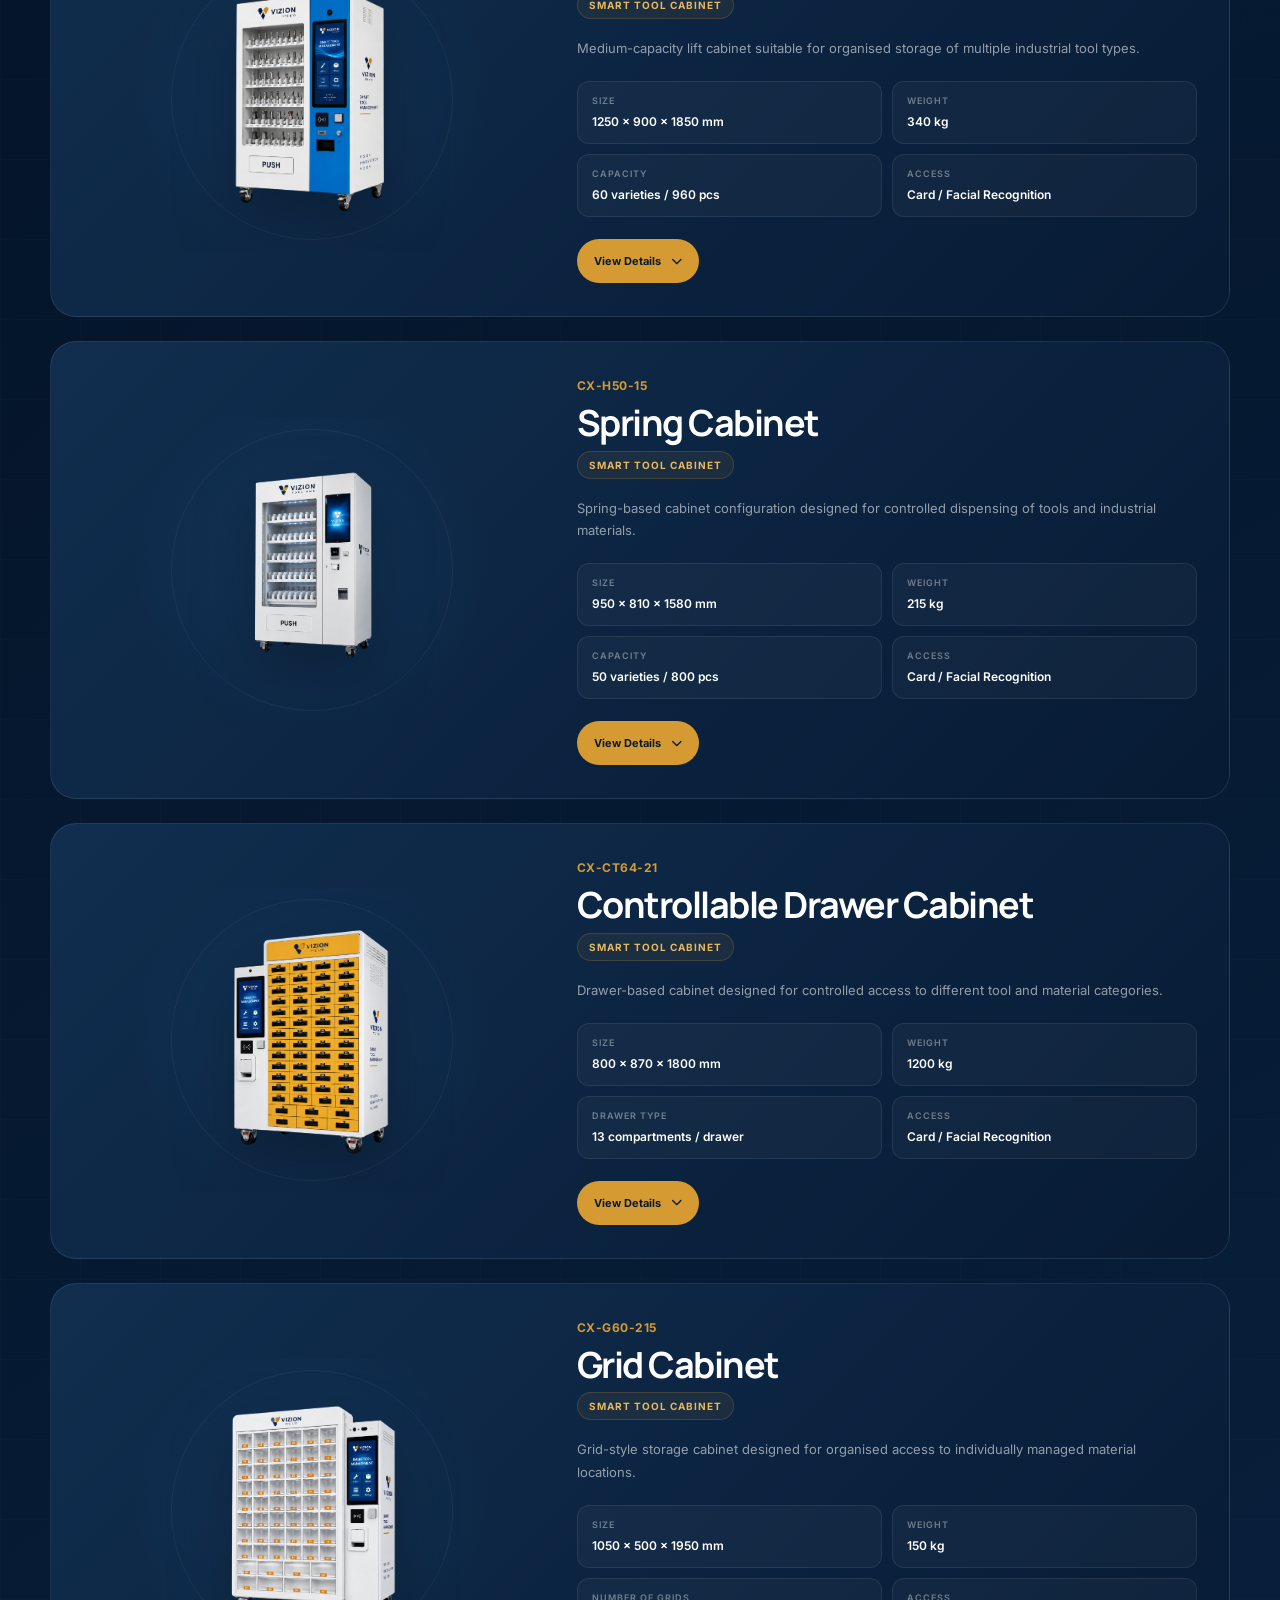
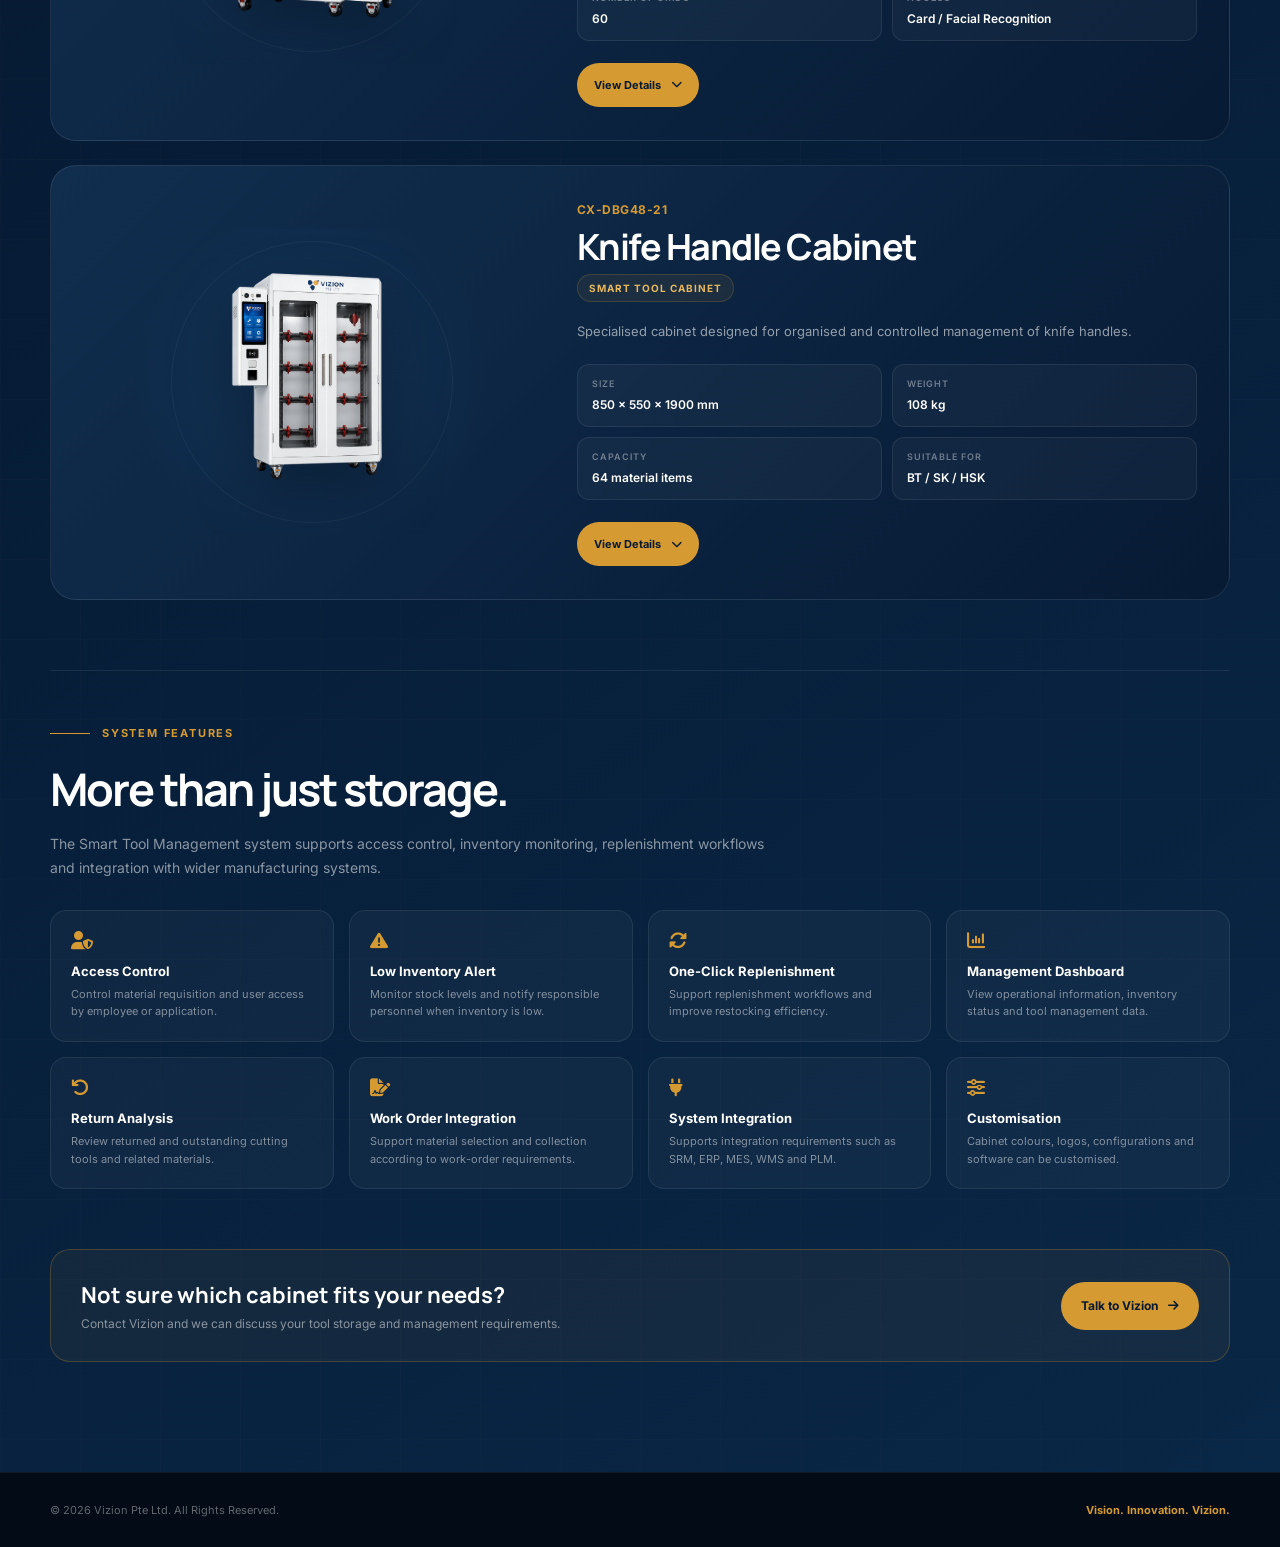
<file: products/smart-cabinet.html>
<!DOCTYPE html>
<html lang="en">

<head>
    <meta charset="UTF-8">

    <meta
        name="viewport"
        content="width=device-width, initial-scale=1.0"
    >

    <title>
        Smart Tool Management Cabinets | Vizion Pte Ltd
    </title>

    <meta
        name="description"
        content="Explore Vizion smart tool management cabinet models for organised tool storage, access control and industrial inventory management."
    >


    <!-- GOOGLE FONTS -->

    <link
        rel="preconnect"
        href="https://fonts.googleapis.com"
    >

    <link
        rel="preconnect"
        href="https://fonts.gstatic.com"
        crossorigin
    >

    <link
        href="https://fonts.googleapis.com/css2?family=Inter:wght@400;500;600;700&family=Manrope:wght@500;600;700;800&display=swap"
        rel="stylesheet"
    >


    <!-- FONT AWESOME -->

    <link
        rel="stylesheet"
        href="https://cdnjs.cloudflare.com/ajax/libs/font-awesome/6.5.2/css/all.min.css"
    >


    <style>

        /* =====================================================
           RESET
        ===================================================== */

        * {
            margin: 0;
            padding: 0;
            box-sizing: border-box;
        }

        html {
            scroll-behavior: smooth;
        }

        body {
            font-family: "Inter", sans-serif;

            background: #061a33;
            color: #ffffff;

            overflow-x: hidden;
        }

        a {
            color: inherit;
            text-decoration: none;
        }

        img {
            display: block;
            max-width: 100%;
        }

        button {
            font: inherit;
        }

        .container {
            width: min(1180px, calc(100% - 48px));
            margin: 0 auto;
        }



        /* =====================================================
           NAVBAR
        ===================================================== */

        .site-header {
            position: sticky;
            top: 0;

            z-index: 1000;

            background: rgba(255, 255, 255, 0.97);

            border-bottom:
                1px solid rgba(6, 26, 51, 0.08);

            backdrop-filter: blur(18px);
        }

        .nav-inner {
            min-height: 78px;

            display: flex;
            align-items: center;
            justify-content: space-between;

            gap: 30px;
        }

        .logo img {
            width: 185px;
            max-height: 54px;

            object-fit: contain;
        }

        .back-link {
            display: inline-flex;
            align-items: center;
            gap: 10px;

            color: #071a31;

            font-size: 13px;
            font-weight: 700;
        }

        .back-link i {
            color: #d59a32;

            transition: 0.3s ease;
        }

        .back-link:hover i {
            transform: translateX(-4px);
        }



        /* =====================================================
           PAGE
        ===================================================== */

        .cabinet-page {
            position: relative;

            min-height: 100vh;

            padding: 75px 0 110px;

            background:
                radial-gradient(
                    circle at 75% 10%,
                    rgba(38, 101, 164, 0.18),
                    transparent 30%
                ),
                linear-gradient(
                    145deg,
                    #031020,
                    #061a33 55%,
                    #092746
                );
        }

        .cabinet-page::before {
            content: "";

            position: absolute;
            inset: 0;

            pointer-events: none;

            opacity: 0.04;

            background-image:
                linear-gradient(
                    rgba(255,255,255,0.3) 1px,
                    transparent 1px
                ),
                linear-gradient(
                    90deg,
                    rgba(255,255,255,0.3) 1px,
                    transparent 1px
                );

            background-size: 80px 80px;
        }



        /* =====================================================
           INTRO
        ===================================================== */

        .page-intro {
            position: relative;
            z-index: 2;

            margin-bottom: 55px;
        }

        .eyebrow {
            display: flex;
            align-items: center;

            gap: 12px;

            margin-bottom: 18px;

            color: #d59a32;

            font-size: 11px;
            font-weight: 700;

            letter-spacing: 1.8px;
            text-transform: uppercase;
        }

        .eyebrow::before {
            content: "";

            width: 40px;
            height: 1px;

            background: #d59a32;
        }

        .page-intro h1 {
            max-width: 900px;

            font-family: "Manrope", sans-serif;

            font-size:
                clamp(42px, 6vw, 70px);

            line-height: 1.03;

            letter-spacing: -3px;
        }

        .page-intro h1 span {
            color: #d59a32;
        }

        .page-intro p {
            max-width: 760px;

            margin-top: 20px;

            color:
                rgba(255,255,255,0.58);

            font-size: 15px;
            line-height: 1.8;
        }



        /* =====================================================
           MODEL NAVIGATION
        ===================================================== */

        .model-jump {
            position: relative;
            z-index: 2;

            display: flex;
            flex-wrap: wrap;

            gap: 10px;

            margin-bottom: 45px;
        }

        .model-jump a {
            padding: 10px 14px;

            border:
                1px solid rgba(255,255,255,0.12);

            border-radius: 100px;

            background:
                rgba(255,255,255,0.04);

            color:
                rgba(255,255,255,0.75);

            font-size: 11px;
            font-weight: 600;

            transition: 0.3s ease;
        }

        .model-jump a:hover {
            border-color: #d59a32;

            color: #ffffff;

            transform: translateY(-2px);
        }



        /* =====================================================
           MODEL CARD
        ===================================================== */

        .model-list {
            position: relative;
            z-index: 2;

            display: grid;

            gap: 24px;
        }

        .model-card {
            overflow: hidden;

            border:
                1px solid rgba(255,255,255,0.09);

            border-radius: 26px;

            background:
                linear-gradient(
                    135deg,
                    rgba(17, 47, 79, 0.98),
                    rgba(7, 27, 52, 0.98)
                );

            transition:
                transform 0.35s ease,
                border-color 0.35s ease,
                box-shadow 0.35s ease;
        }

        .model-card:hover {
            transform: translateY(-4px);

            border-color:
                rgba(213,154,50,0.38);

            box-shadow:
                0 24px 60px
                rgba(0,0,0,0.2);
        }

        .model-main {
            display: grid;

            grid-template-columns:
                0.85fr 1.15fr;

            align-items: center;

            gap: 35px;

            padding: 32px;
        }



        /* IMAGE */

        .model-image {
            position: relative;

            min-height: 300px;

            display: flex;
            align-items: center;
            justify-content: center;

            padding: 20px;

            overflow: hidden;

            border-radius: 20px;

            background:
                radial-gradient(
                    circle at center,
                    rgba(46,108,170,0.18),
                    transparent 65%
                );
        }

        .model-image::before {
            content: "";

            position: absolute;

            width: 280px;
            height: 280px;

            border:
                1px solid rgba(255,255,255,0.05);

            border-radius: 50%;
        }

        .model-image img {
            position: relative;
            z-index: 2;

            max-width: 90%;
            max-height: 265px;

            object-fit: contain;

            filter:
                drop-shadow(
                    0 25px 30px
                    rgba(0,0,0,0.3)
                );

            transition: 0.4s ease;
        }

        .model-card:hover
        .model-image img {
            transform:
                translateY(-6px)
                scale(1.025);
        }



        /* CONTENT */

        .model-code {
            display: inline-flex;

            margin-bottom: 10px;

            color: #d59a32;

            font-size: 12px;
            font-weight: 700;

            letter-spacing: 0.5px;
        }

        .model-content h2 {
            margin-bottom: 8px;

            font-family: "Manrope", sans-serif;

            font-size:
                clamp(25px, 3vw, 36px);

            line-height: 1.1;

            letter-spacing: -1.5px;
        }

        .model-type {
            display: inline-block;

            margin-bottom: 18px;

            padding: 7px 11px;

            border:
                1px solid rgba(213,154,50,0.2);

            border-radius: 100px;

            background:
                rgba(213,154,50,0.08);

            color: #e8b85e;

            font-size: 10px;
            font-weight: 700;

            text-transform: uppercase;
            letter-spacing: 1px;
        }

        .model-content > p {
            max-width: 650px;

            margin-bottom: 22px;

            color:
                rgba(255,255,255,0.56);

            font-size: 13px;
            line-height: 1.7;
        }



        /* QUICK SPECS */

        .quick-specs {
            display: grid;

            grid-template-columns:
                repeat(2, minmax(0,1fr));

            gap: 10px;

            margin-bottom: 22px;
        }

        .quick-spec {
            padding: 13px 14px;

            border:
                1px solid rgba(255,255,255,0.08);

            border-radius: 12px;

            background:
                rgba(255,255,255,0.035);
        }

        .quick-spec span {
            display: block;

            margin-bottom: 4px;

            color:
                rgba(255,255,255,0.4);

            font-size: 9px;
            font-weight: 600;

            text-transform: uppercase;

            letter-spacing: 1px;
        }

        .quick-spec strong {
            color: #ffffff;

            font-size: 12px;
            font-weight: 600;
        }



        /* DETAILS BUTTON */

        .details-button {
            display: inline-flex;
            align-items: center;

            gap: 10px;

            min-height: 44px;

            padding: 0 17px;

            border: 0;
            border-radius: 100px;

            background: #d59a32;

            color: #071a31;

            font-size: 11px;
            font-weight: 700;

            cursor: pointer;

            transition: 0.3s ease;
        }

        .details-button:hover {
            background: #e8b85e;

            transform: translateY(-2px);
        }

        .details-button i {
            transition: 0.3s ease;
        }

        .model-card.open
        .details-button i {
            transform: rotate(180deg);
        }



        /* =====================================================
           EXPANDED DETAILS
        ===================================================== */

        .model-details {
            max-height: 0;

            overflow: hidden;

            border-top:
                1px solid transparent;

            transition:
                max-height 0.5s ease,
                border-color 0.3s ease;
        }

        .model-card.open
        .model-details {
            max-height: 900px;

            border-top-color:
                rgba(255,255,255,0.07);
        }

        .model-details-inner {
            display: grid;

            grid-template-columns:
                repeat(3, minmax(0,1fr));

            gap: 15px;

            padding: 28px 32px 32px;
        }

        .detail-box {
            padding: 18px;

            border:
                1px solid rgba(255,255,255,0.08);

            border-radius: 15px;

            background:
                rgba(255,255,255,0.03);
        }

        .detail-box i {
            margin-bottom: 12px;

            color: #d59a32;

            font-size: 16px;
        }

        .detail-box h3 {
            margin-bottom: 7px;

            font-family: "Manrope", sans-serif;

            font-size: 13px;
        }

        .detail-box p {
            color:
                rgba(255,255,255,0.52);

            font-size: 11px;
            line-height: 1.6;
        }



        /* =====================================================
           SHARED FEATURES
        ===================================================== */

        .shared-features {
            position: relative;
            z-index: 2;

            margin-top: 70px;
            padding-top: 55px;

            border-top:
                1px solid rgba(255,255,255,0.08);
        }

        .shared-features h2 {
            margin-bottom: 12px;

            font-family: "Manrope", sans-serif;

            font-size:
                clamp(30px,4vw,45px);

            letter-spacing: -2px;
        }

        .shared-features > p {
            max-width: 720px;

            margin-bottom: 30px;

            color:
                rgba(255,255,255,0.53);

            font-size: 14px;
            line-height: 1.7;
        }

        .feature-grid {
            display: grid;

            grid-template-columns:
                repeat(4, minmax(0,1fr));

            gap: 15px;
        }

        .feature-card {
            padding: 20px;

            border:
                1px solid rgba(255,255,255,0.08);

            border-radius: 16px;

            background:
                rgba(255,255,255,0.035);
        }

        .feature-card i {
            margin-bottom: 13px;

            color: #d59a32;

            font-size: 18px;
        }

        .feature-card h3 {
            margin-bottom: 7px;

            font-size: 13px;
        }

        .feature-card p {
            color:
                rgba(255,255,255,0.48);

            font-size: 11px;
            line-height: 1.6;
        }



        /* =====================================================
           CTA
        ===================================================== */

        .page-cta {
            position: relative;
            z-index: 2;

            margin-top: 60px;

            display: flex;
            align-items: center;
            justify-content: space-between;

            gap: 30px;

            padding: 30px;

            border:
                1px solid rgba(213,154,50,0.25);

            border-radius: 20px;

            background:
                rgba(213,154,50,0.06);
        }

        .page-cta h3 {
            margin-bottom: 6px;

            font-family: "Manrope", sans-serif;

            font-size: 22px;
        }

        .page-cta p {
            color:
                rgba(255,255,255,0.5);

            font-size: 12px;
        }

        .cta-button {
            flex-shrink: 0;

            min-height: 48px;

            display: inline-flex;
            align-items: center;
            justify-content: center;

            gap: 10px;

            padding: 0 20px;

            border-radius: 100px;

            background: #d59a32;
            color: #071a31;

            font-size: 12px;
            font-weight: 700;

            transition: 0.3s ease;
        }

        .cta-button:hover {
            background: #e8b85e;

            transform: translateY(-2px);
        }



        /* =====================================================
           FOOTER
        ===================================================== */

        footer {
            padding: 30px 0;

            background: #020b16;

            border-top:
                1px solid rgba(255,255,255,0.06);
        }

        .footer-inner {
            display: flex;
            align-items: center;
            justify-content: space-between;

            gap: 20px;

            color:
                rgba(255,255,255,0.38);

            font-size: 11px;
        }

        .footer-inner strong {
            color: #d59a32;
        }



        /* =====================================================
           RESPONSIVE
        ===================================================== */

        @media (max-width: 900px) {

            .model-main {
                grid-template-columns: 1fr;
            }

            .model-image {
                min-height: 260px;
            }

            .model-details-inner {
                grid-template-columns:
                    repeat(2,1fr);
            }

            .feature-grid {
                grid-template-columns:
                    repeat(2,1fr);
            }

        }


        @media (max-width: 600px) {

            .container {
                width:
                    calc(100% - 28px);
            }

            .logo img {
                width: 145px;
            }

            .cabinet-page {
                padding:
                    55px 0 80px;
            }

            .page-intro h1 {
                font-size: 42px;

                letter-spacing: -2px;
            }

            .model-main {
                padding: 20px;
            }

            .model-details-inner {
                grid-template-columns: 1fr;

                padding:
                    22px 20px 25px;
            }

            .quick-specs {
                grid-template-columns: 1fr;
            }

            .feature-grid {
                grid-template-columns: 1fr;
            }

            .page-cta {
                flex-direction: column;
                align-items: flex-start;
            }

            .cta-button {
                width: 100%;
            }

            .footer-inner {
                flex-direction: column;
                align-items: flex-start;
            }

        }

    </style>

</head>


<body>


<!-- =====================================================
     NAVBAR
===================================================== -->

<header class="site-header">

    <div class="container nav-inner">

        <a
            href="../index.html"
            class="logo"
        >
            <img
                src="../images/logo.png"
                alt="Vizion Pte Ltd"
            >
        </a>


        <a
            href="../products.html"
            class="back-link"
        >
            <i class="fa-solid fa-arrow-left"></i>
            Back to Products
        </a>

    </div>

</header>



<!-- =====================================================
     PAGE
===================================================== -->

<main class="cabinet-page">

    <div class="container">


        <!-- INTRO -->

        <section class="page-intro">

            <div class="eyebrow">
                Smart Tool Management
            </div>

            <h1>
                Find the right cabinet
                <span>for your operation.</span>
            </h1>

            <p>
                Explore the different Smart Tool Management
                Cabinet configurations available for industrial
                tool storage, controlled access, inventory
                management and material handling.
            </p>

        </section>



        <!-- QUICK JUMP -->

        <nav class="model-jump">

            <a href="#h90g60">
                CX-H90-G60-21
            </a>

            <a href="#h90">
                CX-H90-21
            </a>

            <a href="#h60">
                CX-H60-21
            </a>

            <a href="#h50">
                CX-H50-15
            </a>

            <a href="#ct64">
                CX-CT64-21
            </a>

            <a href="#g60">
                CX-G60-215
            </a>

            <a href="#dbg48">
                CX-DBG48-21
            </a>

        </nav>



        <!-- =================================================
             MODEL LIST
        ================================================== -->

        <section class="model-list">


            <!-- =================================================
                 CX-H90-G60-21
            ================================================== -->

            <article
                class="model-card"
                id="h90g60"
            >

                <div class="model-main">

                    <div class="model-image">

                        <img
                            src="../images/products/cabinets/cx-h90-g60-21.png"
                            alt="CX-H90-G60-21 Lift Cabinet"
                        >

                    </div>


                    <div class="model-content">

                        <span class="model-code">
                            CX-H90-G60-21
                        </span>

                        <h2>
                            Lift Cabinet
                        </h2>

                        <span class="model-type">
                            Smart Tool Cabinet
                        </span>

                        <p>
                            High-capacity lift cabinet designed
                            for managing multiple tool and material
                            varieties with controlled access.
                        </p>


                        <div class="quick-specs">

                            <div class="quick-spec">
                                <span>Size</span>
                                <strong>
                                    1300 × 965 × 1900 mm
                                </strong>
                            </div>

                            <div class="quick-spec">
                                <span>Weight</span>
                                <strong>
                                    510 kg
                                </strong>
                            </div>

                            <div class="quick-spec">
                                <span>Access</span>
                                <strong>
                                    Card / Facial Recognition
                                </strong>
                            </div>

                            <div class="quick-spec">
                                <span>Materials</span>
                                <strong>
                                    Cutting Tools & Small Parts
                                </strong>
                            </div>

                        </div>


                        <button class="details-button">

                            View Details

                            <i class="fa-solid fa-chevron-down"></i>

                        </button>

                    </div>

                </div>


                <div class="model-details">

                    <div class="model-details-inner">

                        <div class="detail-box">

                            <i class="fa-solid fa-boxes-stacked"></i>

                            <h3>
                                Storage Configuration
                            </h3>

                            <p>
                                9 floors × 10 lanes ×
                                16 compartments.
                                Configuration can be customised.
                            </p>

                        </div>


                        <div class="detail-box">

                            <i class="fa-solid fa-screwdriver-wrench"></i>

                            <h3>
                                Suitable Materials
                            </h3>

                            <p>
                                Blades, milling cutters,
                                drill bits, taps and
                                other small industrial parts.
                            </p>

                        </div>


                        <div class="detail-box">

                            <i class="fa-solid fa-network-wired"></i>

                            <h3>
                                System Functions
                            </h3>

                            <p>
                                Supports multi-network expansion,
                                system integration and
                                work-order collection.
                            </p>

                        </div>

                    </div>

                </div>

            </article>



            <!-- =================================================
                 CX-H90-21
            ================================================== -->

            <article
                class="model-card"
                id="h90"
            >

                <div class="model-main">

                    <div class="model-image">

                        <img
                            src="../images/products/cabinets/cx-h90-21.png"
                            alt="CX-H90-21 Lift Cabinet"
                        >

                    </div>


                    <div class="model-content">

                        <span class="model-code">
                            CX-H90-21
                        </span>

                        <h2>
                            Lift Cabinet
                        </h2>

                        <span class="model-type">
                            Smart Tool Cabinet
                        </span>

                        <p>
                            Compact lift cabinet configuration
                            designed for organised tool storage
                            and controlled collection.
                        </p>


                        <div class="quick-specs">

                            <div class="quick-spec">
                                <span>Size</span>
                                <strong>
                                    1050 × 900 × 1950 mm
                                </strong>
                            </div>

                            <div class="quick-spec">
                                <span>Weight</span>
                                <strong>
                                    420 kg
                                </strong>
                            </div>

                            <div class="quick-spec">
                                <span>Access</span>
                                <strong>
                                    Card / Facial Recognition
                                </strong>
                            </div>

                            <div class="quick-spec">
                                <span>Capacity</span>
                                <strong>
                                    Up to 90 varieties
                                </strong>
                            </div>

                        </div>


                        <button class="details-button">

                            View Details

                            <i class="fa-solid fa-chevron-down"></i>

                        </button>

                    </div>

                </div>


                <div class="model-details">

                    <div class="model-details-inner">

                        <div class="detail-box">

                            <i class="fa-solid fa-layer-group"></i>

                            <h3>
                                Freight Aisle
                            </h3>

                            <p>
                                9 floors × 10 lanes ×
                                16 compartments.
                            </p>

                        </div>


                        <div class="detail-box">

                            <i class="fa-solid fa-box"></i>

                            <h3>
                                Materials
                            </h3>

                            <p>
                                Designed for blades,
                                milling cutters, drill bits,
                                taps and small parts.
                            </p>

                        </div>


                        <div class="detail-box">

                            <i class="fa-solid fa-diagram-project"></i>

                            <h3>
                                Integration
                            </h3>

                            <p>
                                Supports system integration,
                                work-order collection and
                                network expansion.
                            </p>

                        </div>

                    </div>

                </div>

            </article>



            <!-- =================================================
                 CX-H60-21
            ================================================== -->

            <article
                class="model-card"
                id="h60"
            >

                <div class="model-main">

                    <div class="model-image">

                        <img
                            src="../images/products/cabinets/cx-h60-21.png"
                            alt="CX-H60-21 Lift Cabinet"
                        >

                    </div>


                    <div class="model-content">

                        <span class="model-code">
                            CX-H60-21
                        </span>

                        <h2>
                            Lift Cabinet
                        </h2>

                        <span class="model-type">
                            Smart Tool Cabinet
                        </span>

                        <p>
                            Medium-capacity lift cabinet
                            suitable for organised storage
                            of multiple industrial tool types.
                        </p>


                        <div class="quick-specs">

                            <div class="quick-spec">
                                <span>Size</span>
                                <strong>
                                    1250 × 900 × 1850 mm
                                </strong>
                            </div>

                            <div class="quick-spec">
                                <span>Weight</span>
                                <strong>
                                    340 kg
                                </strong>
                            </div>

                            <div class="quick-spec">
                                <span>Capacity</span>
                                <strong>
                                    60 varieties / 960 pcs
                                </strong>
                            </div>

                            <div class="quick-spec">
                                <span>Access</span>
                                <strong>
                                    Card / Facial Recognition
                                </strong>
                            </div>

                        </div>


                        <button class="details-button">

                            View Details

                            <i class="fa-solid fa-chevron-down"></i>

                        </button>

                    </div>

                </div>


                <div class="model-details">

                    <div class="model-details-inner">

                        <div class="detail-box">

                            <i class="fa-solid fa-layer-group"></i>

                            <h3>
                                Freight Aisle
                            </h3>

                            <p>
                                6 floors × 10 lanes ×
                                16 compartments.
                            </p>

                        </div>


                        <div class="detail-box">

                            <i class="fa-solid fa-cubes"></i>

                            <h3>
                                Tool Variety
                            </h3>

                            <p>
                                Supports multiple varieties
                                including cutters, drill bits,
                                taps and small parts.
                            </p>

                        </div>


                        <div class="detail-box">

                            <i class="fa-solid fa-network-wired"></i>

                            <h3>
                                Expandable
                            </h3>

                            <p>
                                Can be expanded across
                                multiple networked cabinets.
                            </p>

                        </div>

                    </div>

                </div>

            </article>



            <!-- =================================================
                 CX-H50-15
            ================================================== -->

            <article
                class="model-card"
                id="h50"
            >

                <div class="model-main">

                    <div class="model-image">

                        <img
                            src="../images/products/cabinets/cx-h50-15.png"
                            alt="CX-H50-15 Spring Cabinet"
                        >

                    </div>


                    <div class="model-content">

                        <span class="model-code">
                            CX-H50-15
                        </span>

                        <h2>
                            Spring Cabinet
                        </h2>

                        <span class="model-type">
                            Smart Tool Cabinet
                        </span>

                        <p>
                            Spring-based cabinet configuration
                            designed for controlled dispensing
                            of tools and industrial materials.
                        </p>


                        <div class="quick-specs">

                            <div class="quick-spec">
                                <span>Size</span>
                                <strong>
                                    950 × 810 × 1580 mm
                                </strong>
                            </div>

                            <div class="quick-spec">
                                <span>Weight</span>
                                <strong>
                                    215 kg
                                </strong>
                            </div>

                            <div class="quick-spec">
                                <span>Capacity</span>
                                <strong>
                                    50 varieties / 800 pcs
                                </strong>
                            </div>

                            <div class="quick-spec">
                                <span>Access</span>
                                <strong>
                                    Card / Facial Recognition
                                </strong>
                            </div>

                        </div>


                        <button class="details-button">

                            View Details

                            <i class="fa-solid fa-chevron-down"></i>

                        </button>

                    </div>

                </div>


                <div class="model-details">

                    <div class="model-details-inner">

                        <div class="detail-box">

                            <i class="fa-solid fa-arrows-up-down"></i>

                            <h3>
                                Spring System
                            </h3>

                            <p>
                                Suitable for controlled
                                tool dispensing using
                                configurable spring channels.
                            </p>

                        </div>


                        <div class="detail-box">

                            <i class="fa-solid fa-boxes-stacked"></i>

                            <h3>
                                Materials
                            </h3>

                            <p>
                                Supports blades,
                                milling cutters, drill bits,
                                taps and small parts.
                            </p>

                        </div>


                        <div class="detail-box">

                            <i class="fa-solid fa-diagram-project"></i>

                            <h3>
                                System Support
                            </h3>

                            <p>
                                Supports network expansion,
                                integration and work-order collection.
                            </p>

                        </div>

                    </div>

                </div>

            </article>



            <!-- =================================================
                 CX-CT64-21
            ================================================== -->

            <article
                class="model-card"
                id="ct64"
            >

                <div class="model-main">

                    <div class="model-image">

                        <img
                            src="../images/products/cabinets/cx-ct64-21.png"
                            alt="CX-CT64-21 Controllable Drawer Cabinet"
                        >

                    </div>


                    <div class="model-content">

                        <span class="model-code">
                            CX-CT64-21
                        </span>

                        <h2>
                            Controllable Drawer Cabinet
                        </h2>

                        <span class="model-type">
                            Smart Tool Cabinet
                        </span>

                        <p>
                            Drawer-based cabinet designed
                            for controlled access to different
                            tool and material categories.
                        </p>


                        <div class="quick-specs">

                            <div class="quick-spec">
                                <span>Size</span>
                                <strong>
                                    800 × 870 × 1800 mm
                                </strong>
                            </div>

                            <div class="quick-spec">
                                <span>Weight</span>
                                <strong>
                                    1200 kg
                                </strong>
                            </div>

                            <div class="quick-spec">
                                <span>Drawer Type</span>
                                <strong>
                                    13 compartments / drawer
                                </strong>
                            </div>

                            <div class="quick-spec">
                                <span>Access</span>
                                <strong>
                                    Card / Facial Recognition
                                </strong>
                            </div>

                        </div>


                        <button class="details-button">

                            View Details

                            <i class="fa-solid fa-chevron-down"></i>

                        </button>

                    </div>

                </div>


                <div class="model-details">

                    <div class="model-details-inner">

                        <div class="detail-box">

                            <i class="fa-solid fa-table-cells-large"></i>

                            <h3>
                                Drawer Storage
                            </h3>

                            <p>
                                Adjustable drawer compartment
                                configuration for different
                                tool and material types.
                            </p>

                        </div>


                        <div class="detail-box">

                            <i class="fa-solid fa-screwdriver-wrench"></i>

                            <h3>
                                Suitable Materials
                            </h3>

                            <p>
                                Blades, milling cutters,
                                drill bits, taps and
                                industrial small parts.
                            </p>

                        </div>


                        <div class="detail-box">

                            <i class="fa-solid fa-network-wired"></i>

                            <h3>
                                Network Support
                            </h3>

                            <p>
                                Supports multi-network expansion
                                and system integration.
                            </p>

                        </div>

                    </div>

                </div>

            </article>



            <!-- =================================================
                 CX-G60-215
            ================================================== -->

            <article
                class="model-card"
                id="g60"
            >

                <div class="model-main">

                    <div class="model-image">

                        <img
                            src="../images/products/cabinets/cx-g60-215.png"
                            alt="CX-G60-215 Grid Cabinet"
                        >

                    </div>


                    <div class="model-content">

                        <span class="model-code">
                            CX-G60-215
                        </span>

                        <h2>
                            Grid Cabinet
                        </h2>

                        <span class="model-type">
                            Smart Tool Cabinet
                        </span>

                        <p>
                            Grid-style storage cabinet
                            designed for organised access
                            to individually managed material locations.
                        </p>


                        <div class="quick-specs">

                            <div class="quick-spec">
                                <span>Size</span>
                                <strong>
                                    1050 × 500 × 1950 mm
                                </strong>
                            </div>

                            <div class="quick-spec">
                                <span>Weight</span>
                                <strong>
                                    150 kg
                                </strong>
                            </div>

                            <div class="quick-spec">
                                <span>Number of Grids</span>
                                <strong>
                                    60
                                </strong>
                            </div>

                            <div class="quick-spec">
                                <span>Access</span>
                                <strong>
                                    Card / Facial Recognition
                                </strong>
                            </div>

                        </div>


                        <button class="details-button">

                            View Details

                            <i class="fa-solid fa-chevron-down"></i>

                        </button>

                    </div>

                </div>


                <div class="model-details">

                    <div class="model-details-inner">

                        <div class="detail-box">

                            <i class="fa-solid fa-grip"></i>

                            <h3>
                                Grid Sizes
                            </h3>

                            <p>
                                Supports small and larger
                                configurable grid compartments.
                            </p>

                        </div>


                        <div class="detail-box">

                            <i class="fa-solid fa-box-open"></i>

                            <h3>
                                Material Capacity
                            </h3>

                            <p>
                                A single cabinet can manage
                                up to 60 material items.
                            </p>

                        </div>


                        <div class="detail-box">

                            <i class="fa-solid fa-gears"></i>

                            <h3>
                                Standard Functions
                            </h3>

                            <p>
                                Network expansion,
                                system integration and
                                work-order collection.
                            </p>

                        </div>

                    </div>

                </div>

            </article>



            <!-- =================================================
                 CX-DBG48-21
            ================================================== -->

            <article
                class="model-card"
                id="dbg48"
            >

                <div class="model-main">

                    <div class="model-image">

                        <img
                            src="../images/products/cabinets/cx-dbg48-21.png"
                            alt="CX-DBG48-21 Knife Handle Cabinet"
                        >

                    </div>


                    <div class="model-content">

                        <span class="model-code">
                            CX-DBG48-21
                        </span>

                        <h2>
                            Knife Handle Cabinet
                        </h2>

                        <span class="model-type">
                            Smart Tool Cabinet
                        </span>

                        <p>
                            Specialised cabinet designed
                            for organised and controlled
                            management of knife handles.
                        </p>


                        <div class="quick-specs">

                            <div class="quick-spec">
                                <span>Size</span>
                                <strong>
                                    850 × 550 × 1900 mm
                                </strong>
                            </div>

                            <div class="quick-spec">
                                <span>Weight</span>
                                <strong>
                                    108 kg
                                </strong>
                            </div>

                            <div class="quick-spec">
                                <span>Capacity</span>
                                <strong>
                                    64 material items
                                </strong>
                            </div>

                            <div class="quick-spec">
                                <span>Suitable For</span>
                                <strong>
                                    BT / SK / HSK
                                </strong>
                            </div>

                        </div>


                        <button class="details-button">

                            View Details

                            <i class="fa-solid fa-chevron-down"></i>

                        </button>

                    </div>

                </div>


                <div class="model-details">

                    <div class="model-details-inner">

                        <div class="detail-box">

                            <i class="fa-solid fa-toolbox"></i>

                            <h3>
                                Knife Handle Storage
                            </h3>

                            <p>
                                Designed specifically
                                for knife handle types
                                including BT, SK and HSK.
                            </p>

                        </div>


                        <div class="detail-box">

                            <i class="fa-solid fa-id-card"></i>

                            <h3>
                                Access Control
                            </h3>

                            <p>
                                Supports optional card swiping
                                and facial recognition.
                            </p>

                        </div>


                        <div class="detail-box">

                            <i class="fa-solid fa-network-wired"></i>

                            <h3>
                                Integration
                            </h3>

                            <p>
                                Supports network expansion,
                                system integration and
                                work-order collection.
                            </p>

                        </div>

                    </div>

                </div>

            </article>


        </section>



        <!-- =================================================
             SHARED FEATURES
        ================================================== -->

        <section class="shared-features">

            <div class="eyebrow">
                System Features
            </div>

            <h2>
                More than just storage.
            </h2>

            <p>
                The Smart Tool Management system supports
                access control, inventory monitoring,
                replenishment workflows and integration
                with wider manufacturing systems.
            </p>


            <div class="feature-grid">


                <div class="feature-card">

                    <i class="fa-solid fa-user-shield"></i>

                    <h3>
                        Access Control
                    </h3>

                    <p>
                        Control material requisition
                        and user access by employee
                        or application.
                    </p>

                </div>


                <div class="feature-card">

                    <i class="fa-solid fa-triangle-exclamation"></i>

                    <h3>
                        Low Inventory Alert
                    </h3>

                    <p>
                        Monitor stock levels and
                        notify responsible personnel
                        when inventory is low.
                    </p>

                </div>


                <div class="feature-card">

                    <i class="fa-solid fa-rotate"></i>

                    <h3>
                        One-Click Replenishment
                    </h3>

                    <p>
                        Support replenishment workflows
                        and improve restocking efficiency.
                    </p>

                </div>


                <div class="feature-card">

                    <i class="fa-solid fa-chart-column"></i>

                    <h3>
                        Management Dashboard
                    </h3>

                    <p>
                        View operational information,
                        inventory status and tool
                        management data.
                    </p>

                </div>


                <div class="feature-card">

                    <i class="fa-solid fa-arrow-rotate-left"></i>

                    <h3>
                        Return Analysis
                    </h3>

                    <p>
                        Review returned and
                        outstanding cutting tools
                        and related materials.
                    </p>

                </div>


                <div class="feature-card">

                    <i class="fa-solid fa-file-signature"></i>

                    <h3>
                        Work Order Integration
                    </h3>

                    <p>
                        Support material selection
                        and collection according
                        to work-order requirements.
                    </p>

                </div>


                <div class="feature-card">

                    <i class="fa-solid fa-plug"></i>

                    <h3>
                        System Integration
                    </h3>

                    <p>
                        Supports integration requirements
                        such as SRM, ERP, MES,
                        WMS and PLM.
                    </p>

                </div>


                <div class="feature-card">

                    <i class="fa-solid fa-sliders"></i>

                    <h3>
                        Customisation
                    </h3>

                    <p>
                        Cabinet colours, logos,
                        configurations and software
                        can be customised.
                    </p>

                </div>


            </div>

        </section>



        <!-- =================================================
             CTA
        ================================================== -->

        <section class="page-cta">

            <div>

                <h3>
                    Not sure which cabinet fits your needs?
                </h3>

                <p>
                    Contact Vizion and we can discuss
                    your tool storage and management requirements.
                </p>

            </div>


            <a
                href="../index.html#contact"
                class="cta-button"
            >

                Talk to Vizion

                <i class="fa-solid fa-arrow-right"></i>

            </a>

        </section>


    </div>

</main>



<!-- =====================================================
     FOOTER
===================================================== -->

<footer>

    <div class="container footer-inner">

        <span>
            © <span id="year"></span>
            Vizion Pte Ltd. All Rights Reserved.
        </span>

        <strong>
            Vision. Innovation. Vizion.
        </strong>

    </div>

</footer>



<!-- =====================================================
     JAVASCRIPT
===================================================== -->

<script>

    document.getElementById("year").textContent =
        new Date().getFullYear();


    const modelCards =
        document.querySelectorAll(".model-card");


    modelCards.forEach(card => {

        const button =
            card.querySelector(".details-button");


        button.addEventListener("click", () => {

            const isOpen =
                card.classList.contains("open");


            modelCards.forEach(item => {

                item.classList.remove("open");

                const itemButton =
                    item.querySelector(
                        ".details-button"
                    );

                itemButton.innerHTML =
                    `
                    View Details
                    <i class="fa-solid fa-chevron-down"></i>
                    `;

            });


            if (!isOpen) {

                card.classList.add("open");

                button.innerHTML =
                    `
                    Hide Details
                    <i class="fa-solid fa-chevron-down"></i>
                    `;

            }

        });

    });

</script>


</body>

</html>
</file>
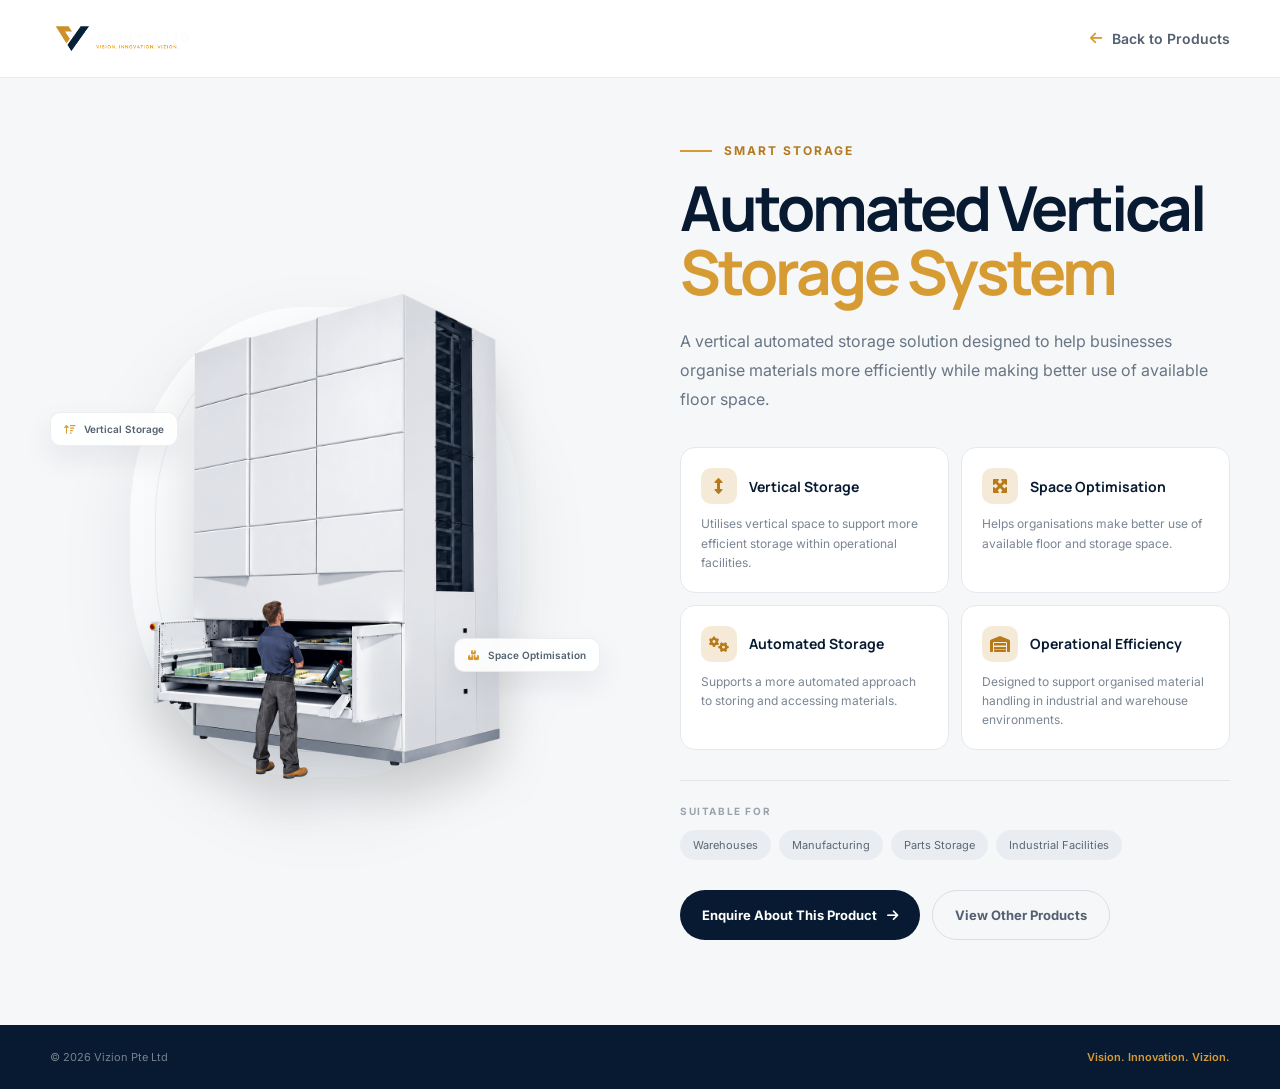
<file: products/storage.html>
<!DOCTYPE html>
<html lang="en">

<head>
    <meta charset="UTF-8">
    <meta name="viewport" content="width=device-width, initial-scale=1.0">

    <title>Automated Vertical Storage System | Vizion Pte Ltd</title>

    <link rel="preconnect" href="https://fonts.googleapis.com">
    <link rel="preconnect" href="https://fonts.gstatic.com" crossorigin>

    <link
        href="https://fonts.googleapis.com/css2?family=Inter:wght@400;500;600;700&family=Manrope:wght@500;600;700;800&display=swap"
        rel="stylesheet"
    >

    <link
        rel="stylesheet"
        href="https://cdnjs.cloudflare.com/ajax/libs/font-awesome/6.5.2/css/all.min.css"
    >

    <style>

        /* =========================================
           RESET
        ========================================= */

        * {
            margin: 0;
            padding: 0;
            box-sizing: border-box;
        }

        html {
            scroll-behavior: smooth;
        }

        body {
            font-family: "Inter", sans-serif;
            background: #f6f7f9;
            color: #071a31;
        }

        a {
            text-decoration: none;
            color: inherit;
        }

        img {
            display: block;
            max-width: 100%;
        }


        /* =========================================
           NAVBAR
        ========================================= */

        .navbar {
            height: 78px;

            display: flex;
            align-items: center;

            position: sticky;
            top: 0;
            z-index: 100;

            background: rgba(255, 255, 255, 0.95);
            backdrop-filter: blur(15px);

            border-bottom: 1px solid #e8ebef;
        }

        .nav-inner {
            width: min(1180px, calc(100% - 40px));
            margin: auto;

            display: flex;
            align-items: center;
            justify-content: space-between;
        }

        .logo img {
            width: 145px;
            max-height: 52px;
            object-fit: contain;
        }

        .back-btn {
            display: flex;
            align-items: center;
            gap: 10px;

            color: #52606f;

            font-size: 14px;
            font-weight: 600;

            transition: 0.25s ease;
        }

        .back-btn i {
            color: #d69b32;
        }

        .back-btn:hover {
            color: #071a31;
            transform: translateX(-4px);
        }


        /* =========================================
           PRODUCT
        ========================================= */

        .product-section {
            min-height: calc(100vh - 78px);

            display: flex;
            align-items: center;

            padding: 65px 0 85px;
        }

        .container {
            width: min(1180px, calc(100% - 40px));
            margin: auto;
        }

        .product-layout {
            display: grid;
            grid-template-columns: 1fr 1fr;

            gap: 80px;
            align-items: center;
        }


        /* =========================================
           PRODUCT VISUAL
        ========================================= */

        .product-visual {
            position: relative;

            min-height: 520px;

            display: flex;
            align-items: center;
            justify-content: center;

            opacity: 0;

            animation: visualIn 0.9s ease forwards;
        }

        @keyframes visualIn {

            from {
                opacity: 0;
                transform: translateX(-25px);
            }

            to {
                opacity: 1;
                transform: translateX(0);
            }

        }


        /*
           Slightly taller background instead of
           a perfect circle because this product
           is a vertical storage machine.
        */

        .visual-bg {
            position: absolute;

            width: 390px;
            height: 470px;

            border-radius: 45%;

            background:
                linear-gradient(
                    145deg,
                    #ffffff,
                    #e8edf2
                );

            box-shadow:
                0 30px 80px
                rgba(7, 26, 49, 0.08);

            animation:
                backgroundPulse
                5s ease-in-out infinite;
        }

        .visual-bg::before {
            content: "";

            position: absolute;
            inset: 25px;

            border-radius: 44%;

            border:
                1px solid
                rgba(7, 26, 49, 0.06);
        }

        .visual-bg::after {
            content: "";

            position: absolute;

            left: 50%;
            bottom: 30px;

            width: 260px;
            height: 45px;

            transform:
                translateX(-50%);

            border-radius: 50%;

            background:
                rgba(7, 26, 49, 0.07);

            filter: blur(18px);
        }

        @keyframes backgroundPulse {

            0%,
            100% {
                transform: scale(1);
            }

            50% {
                transform: scale(1.02);
            }

        }


        .product-image {
            position: relative;
            z-index: 3;

            width: 90%;
            max-height: 500px;

            object-fit: contain;

            filter:
                drop-shadow(
                    0 30px 25px
                    rgba(0, 0, 0, 0.13)
                );

            animation:
                productFloat
                4.5s ease-in-out infinite;
        }

        @keyframes productFloat {

            0%,
            100% {
                transform: translateY(0);
            }

            50% {
                transform: translateY(-10px);
            }

        }


        /* =========================================
           FLOATING LABELS
        ========================================= */

        .float-tag {
            position: absolute;
            z-index: 5;

            display: flex;
            align-items: center;
            gap: 9px;

            padding: 10px 13px;

            background:
                rgba(255, 255, 255, 0.9);

            backdrop-filter: blur(12px);

            border:
                1px solid
                rgba(7, 26, 49, 0.07);

            border-radius: 10px;

            box-shadow:
                0 12px 30px
                rgba(7, 26, 49, 0.08);

            color: #52606f;

            font-size: 10px;
            font-weight: 600;

            animation:
                tagFloat
                4.5s ease-in-out infinite;
        }

        .float-tag i {
            color: #d69b32;
        }

        .tag-one {
            left: 0;
            top: 25%;
        }

        .tag-two {
            right: 0;
            bottom: 25%;

            animation-delay: 0.8s;
        }

        @keyframes tagFloat {

            0%,
            100% {
                transform: translateY(0);
            }

            50% {
                transform: translateY(-7px);
            }

        }


        /* =========================================
           PRODUCT INFO
        ========================================= */

        .product-info {
            opacity: 0;
            transform: translateY(25px);

            animation:
                contentIn
                0.8s ease forwards;

            animation-delay: 0.15s;
        }

        @keyframes contentIn {

            to {
                opacity: 1;
                transform: translateY(0);
            }

        }

        .eyebrow {
            display: flex;
            align-items: center;
            gap: 12px;

            margin-bottom: 18px;

            color: #b37a20;

            font-size: 12px;
            font-weight: 700;

            letter-spacing: 2px;

            text-transform: uppercase;
        }

        .eyebrow::before {
            content: "";

            width: 32px;
            height: 2px;

            background: #d69b32;
        }

        h1 {
            margin-bottom: 22px;

            font-family: "Manrope", sans-serif;

            font-size: clamp(42px, 5vw, 62px);

            line-height: 1.04;

            letter-spacing: -3px;
        }

        h1 span {
            display: block;
            color: #d69b32;
        }

        .description {
            max-width: 570px;

            margin-bottom: 34px;

            color: #687584;

            font-size: 16px;
            line-height: 1.8;
        }


        /* =========================================
           FEATURES
        ========================================= */

        .features {
            display: grid;
            grid-template-columns: repeat(2, 1fr);

            gap: 12px;

            margin-bottom: 30px;
        }

        .feature {
            min-height: 120px;

            padding: 20px;

            background: white;

            border: 1px solid #e4e8ed;
            border-radius: 15px;

            transition:
                transform 0.3s ease,
                box-shadow 0.3s ease,
                border-color 0.3s ease;
        }

        .feature:hover {
            transform: translateY(-6px);

            border-color:
                rgba(214, 155, 50, 0.45);

            box-shadow:
                0 15px 35px
                rgba(7, 26, 49, 0.08);
        }

        .feature-top {
            display: flex;
            align-items: center;
            gap: 12px;

            margin-bottom: 10px;
        }

        .feature-icon {
            width: 36px;
            height: 36px;

            flex-shrink: 0;

            display: flex;
            align-items: center;
            justify-content: center;

            border-radius: 10px;

            background: #f5ead7;

            color: #b87919;

            transition: 0.3s ease;
        }

        .feature:hover .feature-icon {
            background: #d69b32;
            color: white;

            transform:
                rotate(-6deg)
                scale(1.05);
        }

        .feature h3 {
            font-family: "Manrope", sans-serif;
            font-size: 14px;
        }

        .feature p {
            color: #7a8693;

            font-size: 12px;
            line-height: 1.6;
        }


        /* =========================================
           APPLICATIONS
        ========================================= */

        .applications {
            margin-top: 30px;
            padding-top: 24px;

            border-top: 1px solid #e1e5e9;
        }

        .applications-label {
            margin-bottom: 13px;

            color: #9aa3ad;

            font-size: 10px;
            font-weight: 700;

            letter-spacing: 1.6px;

            text-transform: uppercase;
        }

        .application-list {
            display: flex;
            flex-wrap: wrap;

            gap: 8px;
        }

        .application-list span {
            padding: 8px 13px;

            background: #e9edf1;

            border-radius: 100px;

            color: #5b6775;

            font-size: 11px;

            transition: 0.25s ease;
        }

        .application-list span:hover {
            background: #071a31;
            color: white;

            transform: translateY(-2px);
        }


        /* =========================================
           BUTTONS
        ========================================= */

        .actions {
            display: flex;
            flex-wrap: wrap;

            gap: 12px;

            margin-top: 30px;
        }

        .primary-btn,
        .secondary-btn {
            min-height: 50px;

            padding: 0 22px;

            display: inline-flex;
            align-items: center;
            justify-content: center;

            gap: 10px;

            border-radius: 100px;

            font-size: 13px;
            font-weight: 700;

            transition: 0.3s ease;
        }

        .primary-btn {
            background: #071a31;
            color: white;
        }

        .primary-btn:hover {
            background: #d69b32;
            color: #071a31;

            transform: translateY(-3px);
        }

        .primary-btn i {
            transition: 0.3s ease;
        }

        .primary-btn:hover i {
            transform: translateX(4px);
        }

        .secondary-btn {
            background: transparent;

            border: 1px solid #d9dee4;

            color: #52606f;
        }

        .secondary-btn:hover {
            background: white;

            color: #071a31;

            transform: translateY(-3px);
        }


        /* =========================================
           FOOTER
        ========================================= */

        footer {
            padding: 25px 0;

            background: #071a31;

            color:
                rgba(255, 255, 255, 0.45);
        }

        .footer-inner {
            width: min(1180px, calc(100% - 40px));

            margin: auto;

            display: flex;
            justify-content: space-between;
            align-items: center;

            gap: 20px;

            font-size: 11px;
        }

        .footer-inner strong {
            color: #d69b32;
            font-weight: 600;
        }


        /* =========================================
           RESPONSIVE
        ========================================= */

        @media (max-width: 900px) {

            .product-layout {
                grid-template-columns: 1fr;

                gap: 35px;
            }

            .product-visual {
                min-height: 430px;
            }

            .visual-bg {
                width: 330px;
                height: 400px;
            }

            .product-image {
                max-height: 400px;
            }

        }


        @media (max-width: 600px) {

            .navbar {
                height: 68px;
            }

            .logo img {
                width: 120px;
            }

            .back-btn {
                font-size: 12px;
            }

            .product-section {
                min-height: auto;

                padding: 35px 0 60px;
            }

            .product-visual {
                min-height: 350px;
            }

            .visual-bg {
                width: 250px;
                height: 310px;
            }

            .product-image {
                width: 92%;
                max-height: 330px;
            }

            .float-tag {
                font-size: 9px;
            }

            .tag-one {
                left: -5px;
            }

            .tag-two {
                right: -5px;
            }

            h1 {
                font-size: 42px;
                letter-spacing: -2px;
            }

            .description {
                font-size: 14px;
            }

            .features {
                grid-template-columns: 1fr;
            }

            .feature {
                min-height: auto;
            }

            .actions {
                flex-direction: column;
            }

            .primary-btn,
            .secondary-btn {
                width: 100%;
            }

            .footer-inner {
                flex-direction: column;
                align-items: flex-start;
            }

        }


        @media (prefers-reduced-motion: reduce) {

            *,
            *::before,
            *::after {
                animation-duration: 0.01ms !important;
                animation-iteration-count: 1 !important;
                transition-duration: 0.01ms !important;
            }

        }

    </style>

</head>


<body>


<!-- =========================================
     NAVBAR
========================================= -->

<header class="navbar">

    <div class="nav-inner">

        <a
            href="../index.html"
            class="logo"
        >

            <img
                src="../images/logo.png"
                alt="Vizion Pte Ltd"
            >

        </a>


        <a
            href="../index.html#products"
            class="back-btn"
        >

            <i class="fa-solid fa-arrow-left"></i>

            Back to Products

        </a>

    </div>

</header>



<!-- =========================================
     PRODUCT
========================================= -->

<main class="product-section">

    <div class="container">

        <div class="product-layout">


            <!-- IMAGE -->

            <div class="product-visual">

                <div class="visual-bg"></div>


                <div class="float-tag tag-one">

                    <i class="fa-solid fa-arrow-up-wide-short"></i>

                    Vertical Storage

                </div>


                <div class="float-tag tag-two">

                    <i class="fa-solid fa-boxes-stacked"></i>

                    Space Optimisation

                </div>


                <img
                    src="../images/products/storage.png"
                    alt="Vizion Automated Vertical Storage System"
                    class="product-image"
                >

            </div>



            <!-- INFORMATION -->

            <div class="product-info">


                <div class="eyebrow">
                    Smart Storage
                </div>


                <h1>

                    Automated Vertical

                    <span>
                        Storage System
                    </span>

                </h1>


                <p class="description">

                    A vertical automated storage solution
                    designed to help businesses organise
                    materials more efficiently while making
                    better use of available floor space.

                </p>



                <!-- FEATURES -->

                <div class="features">


                    <div class="feature">

                        <div class="feature-top">

                            <div class="feature-icon">

                                <i class="fa-solid fa-up-down"></i>

                            </div>

                            <h3>
                                Vertical Storage
                            </h3>

                        </div>

                        <p>

                            Utilises vertical space to
                            support more efficient storage
                            within operational facilities.

                        </p>

                    </div>



                    <div class="feature">

                        <div class="feature-top">

                            <div class="feature-icon">

                                <i class="fa-solid fa-maximize"></i>

                            </div>

                            <h3>
                                Space Optimisation
                            </h3>

                        </div>

                        <p>

                            Helps organisations make better
                            use of available floor and
                            storage space.

                        </p>

                    </div>



                    <div class="feature">

                        <div class="feature-top">

                            <div class="feature-icon">

                                <i class="fa-solid fa-gears"></i>

                            </div>

                            <h3>
                                Automated Storage
                            </h3>

                        </div>

                        <p>

                            Supports a more automated
                            approach to storing and
                            accessing materials.

                        </p>

                    </div>



                    <div class="feature">

                        <div class="feature-top">

                            <div class="feature-icon">

                                <i class="fa-solid fa-warehouse"></i>

                            </div>

                            <h3>
                                Operational Efficiency
                            </h3>

                        </div>

                        <p>

                            Designed to support organised
                            material handling in industrial
                            and warehouse environments.

                        </p>

                    </div>


                </div>



                <!-- APPLICATIONS -->

                <div class="applications">

                    <div class="applications-label">
                        Suitable For
                    </div>


                    <div class="application-list">

                        <span>Warehouses</span>

                        <span>Manufacturing</span>

                        <span>Parts Storage</span>

                        <span>Industrial Facilities</span>

                    </div>

                </div>



                <!-- BUTTONS -->

                <div class="actions">


                    <a
                        href="mailto:csgsc77@gmail.com?subject=Automated%20Vertical%20Storage%20System%20Enquiry"
                        class="primary-btn"
                    >

                        Enquire About This Product

                        <i class="fa-solid fa-arrow-right"></i>

                    </a>


                    <a
                        href="../index.html#products"
                        class="secondary-btn"
                    >

                        View Other Products

                    </a>


                </div>


            </div>

        </div>

    </div>

</main>



<!-- =========================================
     FOOTER
========================================= -->

<footer>

    <div class="footer-inner">

        <span>
            © <span id="year"></span>
            Vizion Pte Ltd
        </span>


        <strong>
            Vision. Innovation. Vizion.
        </strong>

    </div>

</footer>



<script>

    document.getElementById("year").textContent =
        new Date().getFullYear();

</script>


</body>

</html>
</file>
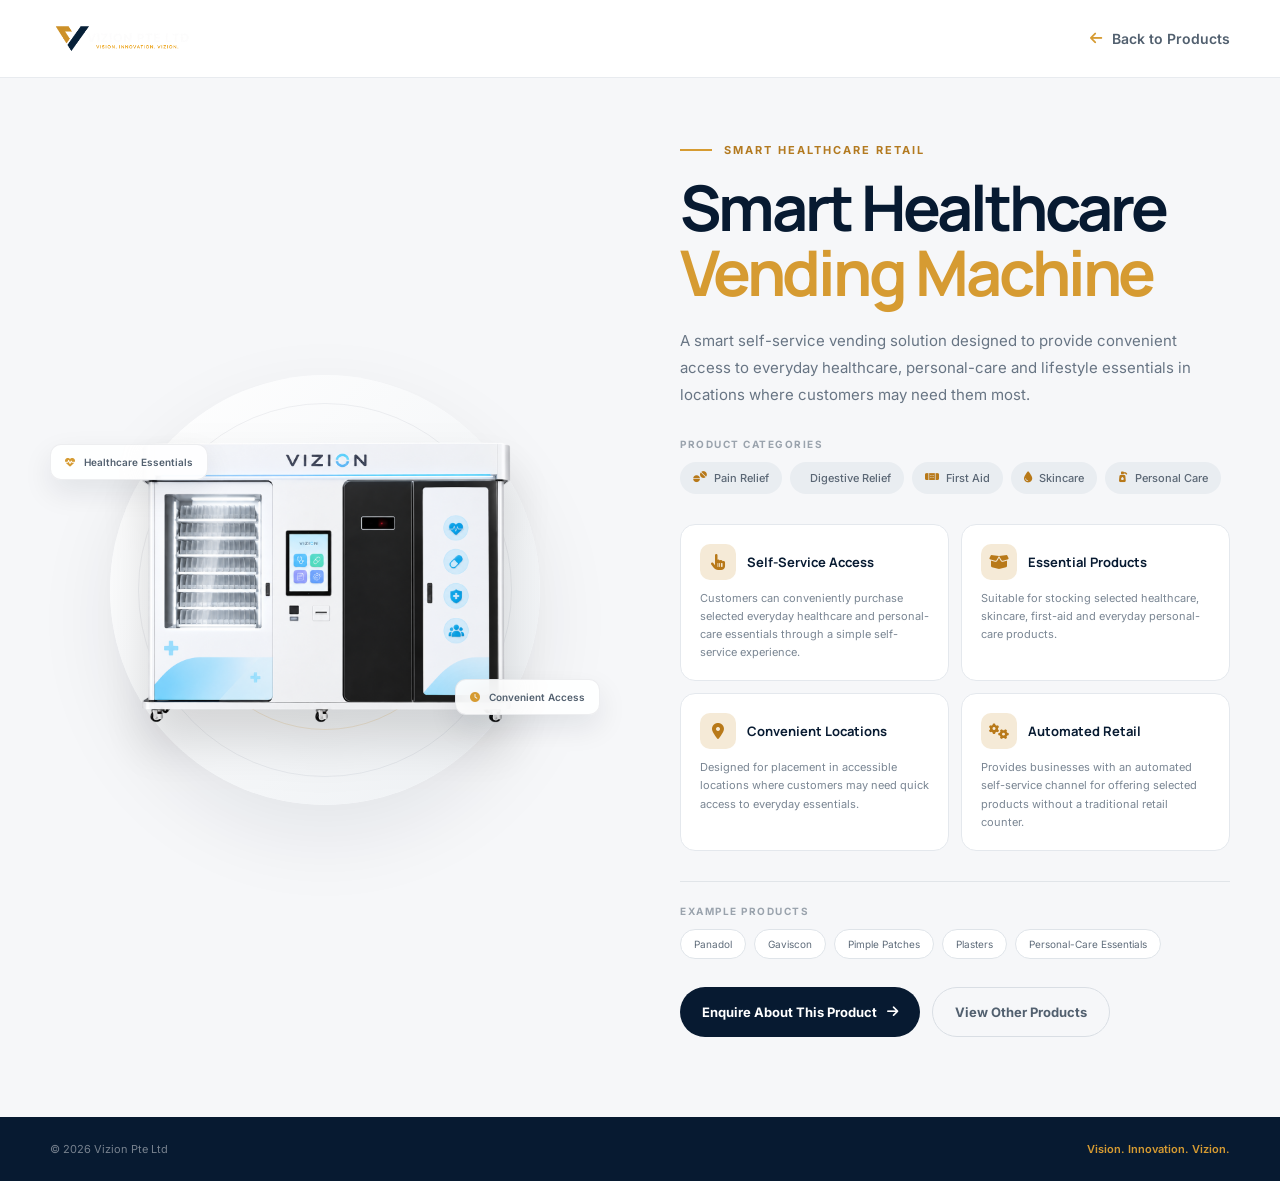
<file: products/vending.html>
<!DOCTYPE html>
<html lang="en">

<head>
    <meta charset="UTF-8">
    <meta name="viewport" content="width=device-width, initial-scale=1.0">

    <title>Smart Healthcare Vending Machine | Vizion Pte Ltd</title>

    <meta
        name="description"
        content="Vizion Smart Healthcare Vending Machine provides convenient self-service access to everyday healthcare, personal-care and lifestyle essentials."
    >

    <!-- Google Fonts -->
    <link rel="preconnect" href="https://fonts.googleapis.com">
    <link rel="preconnect" href="https://fonts.gstatic.com" crossorigin>

    <link
        href="https://fonts.googleapis.com/css2?family=Inter:wght@400;500;600;700&family=Manrope:wght@500;600;700;800&display=swap"
        rel="stylesheet"
    >

    <!-- Font Awesome -->
    <link
        rel="stylesheet"
        href="https://cdnjs.cloudflare.com/ajax/libs/font-awesome/6.5.2/css/all.min.css"
    >

    <style>

        /* ======================================================
           RESET
        ====================================================== */

        * {
            margin: 0;
            padding: 0;
            box-sizing: border-box;
        }

        html {
            scroll-behavior: smooth;
        }

        body {
            font-family: "Inter", sans-serif;
            background: #f6f7f9;
            color: #071a31;
            overflow-x: hidden;
        }

        a {
            text-decoration: none;
            color: inherit;
        }

        img {
            display: block;
            max-width: 100%;
        }


        /* ======================================================
           NAVBAR
        ====================================================== */

        .navbar {
            height: 78px;

            display: flex;
            align-items: center;

            position: sticky;
            top: 0;
            z-index: 100;

            background: rgba(255, 255, 255, 0.94);
            backdrop-filter: blur(16px);

            border-bottom: 1px solid #e8ebef;
        }

        .nav-inner {
            width: min(1180px, calc(100% - 40px));
            margin: auto;

            display: flex;
            align-items: center;
            justify-content: space-between;
        }

        .logo img {
            width: 145px;
            max-height: 52px;
            object-fit: contain;
        }

        .back-btn {
            display: flex;
            align-items: center;
            gap: 10px;

            color: #52606f;

            font-size: 14px;
            font-weight: 600;

            transition: 0.25s ease;
        }

        .back-btn i {
            color: #d69b32;
        }

        .back-btn:hover {
            color: #071a31;
            transform: translateX(-4px);
        }


        /* ======================================================
           MAIN PRODUCT SECTION
        ====================================================== */

        .product-section {
            min-height: calc(100vh - 78px);

            display: flex;
            align-items: center;

            padding: 65px 0 80px;
        }

        .container {
            width: min(1180px, calc(100% - 40px));
            margin: auto;
        }

        .product-layout {
            display: grid;
            grid-template-columns: 1fr 1fr;

            gap: 80px;
            align-items: center;
        }


        /* ======================================================
           PRODUCT IMAGE
        ====================================================== */

        .product-visual {
            position: relative;

            min-height: 520px;

            display: flex;
            align-items: center;
            justify-content: center;

            opacity: 0;

            animation:
                visualEntrance
                0.9s ease forwards;
        }

        @keyframes visualEntrance {

            from {
                opacity: 0;
                transform: translateX(-25px);
            }

            to {
                opacity: 1;
                transform: translateX(0);
            }

        }


        .visual-bg {
            position: absolute;

            width: 430px;
            height: 430px;

            border-radius: 50%;

            background:
                linear-gradient(
                    135deg,
                    #ffffff 0%,
                    #eef1f4 100%
                );

            box-shadow:
                0 30px 80px
                rgba(7, 26, 49, 0.08);

            animation:
                backgroundPulse
                5s ease-in-out infinite;
        }


        .visual-bg::before {
            content: "";

            position: absolute;
            inset: 28px;

            border-radius: 50%;

            border:
                1px solid
                rgba(7, 26, 49, 0.06);
        }


        .visual-bg::after {
            content: "";

            position: absolute;
            inset: 75px;

            border-radius: 50%;

            border:
                1px solid
                rgba(214, 155, 50, 0.18);
        }


        @keyframes backgroundPulse {

            0%,
            100% {
                transform: scale(1);
            }

            50% {
                transform: scale(1.025);
            }

        }


        .product-image {
            position: relative;
            z-index: 3;

            width: 88%;
            max-height: 465px;

            object-fit: contain;

            filter:
                drop-shadow(
                    0 30px 25px
                    rgba(0, 0, 0, 0.14)
                );

            animation:
                productFloat
                4s ease-in-out infinite;
        }


        @keyframes productFloat {

            0%,
            100% {
                transform: translateY(0);
            }

            50% {
                transform: translateY(-12px);
            }

        }


        /* ======================================================
           FLOATING TAGS
        ====================================================== */

        .float-tag {
            position: absolute;
            z-index: 5;

            display: flex;
            align-items: center;
            gap: 9px;

            padding: 11px 14px;

            background:
                rgba(255, 255, 255, 0.9);

            backdrop-filter: blur(12px);

            border:
                1px solid
                rgba(7, 26, 49, 0.07);

            border-radius: 11px;

            box-shadow:
                0 12px 30px
                rgba(7, 26, 49, 0.09);

            color: #52606f;

            font-size: 10px;
            font-weight: 600;

            animation:
                tagFloat
                4.5s ease-in-out infinite;
        }


        .float-tag i {
            color: #d69b32;
        }


        .tag-one {
            top: 22%;
            left: 0;
        }


        .tag-two {
            right: 0;
            bottom: 26%;

            animation-delay: 0.8s;
        }


        @keyframes tagFloat {

            0%,
            100% {
                transform: translateY(0);
            }

            50% {
                transform: translateY(-7px);
            }

        }


        /* ======================================================
           PRODUCT INFO
        ====================================================== */

        .product-info {
            opacity: 0;
            transform: translateY(25px);

            animation:
                contentEntrance
                0.8s ease forwards;

            animation-delay: 0.15s;
        }


        @keyframes contentEntrance {

            to {
                opacity: 1;
                transform: translateY(0);
            }

        }


        .eyebrow {
            display: flex;
            align-items: center;
            gap: 12px;

            margin-bottom: 18px;

            color: #b37a20;

            font-size: 11px;
            font-weight: 700;

            letter-spacing: 2px;

            text-transform: uppercase;
        }


        .eyebrow::before {
            content: "";

            width: 32px;
            height: 2px;

            background: #d69b32;
        }


        h1 {
            margin-bottom: 22px;

            font-family: "Manrope", sans-serif;

            font-size:
                clamp(42px, 5vw, 63px);

            line-height: 1.03;

            letter-spacing: -3px;
        }


        h1 span {
            display: block;
            color: #d69b32;
        }


        .description {
            max-width: 570px;

            margin-bottom: 30px;

            color: #687584;

            font-size: 15px;
            line-height: 1.8;
        }


        /* ======================================================
           PRODUCT CATEGORIES
        ====================================================== */

        .category-label {
            margin-bottom: 12px;

            color: #9aa3ad;

            font-size: 10px;
            font-weight: 700;

            letter-spacing: 1.5px;

            text-transform: uppercase;
        }


        .category-list {
            display: flex;
            flex-wrap: wrap;

            gap: 8px;

            margin-bottom: 30px;
        }


        .category {
            display: flex;
            align-items: center;
            gap: 7px;

            padding: 9px 13px;

            border-radius: 100px;

            background: #e9edf1;

            color: #5b6775;

            font-size: 11px;
            font-weight: 500;

            transition: 0.25s ease;
        }


        .category i {
            color: #b87919;
        }


        .category:hover {
            background: #071a31;
            color: white;

            transform: translateY(-2px);
        }


        .category:hover i {
            color: #d69b32;
        }


        /* ======================================================
           FEATURES
        ====================================================== */

        .features {
            display: grid;
            grid-template-columns: repeat(2, 1fr);

            gap: 12px;

            margin-bottom: 30px;
        }


        .feature {
            min-height: 125px;

            padding: 19px;

            background: white;

            border:
                1px solid #e4e8ed;

            border-radius: 15px;

            transition:
                transform 0.3s ease,
                box-shadow 0.3s ease,
                border-color 0.3s ease;
        }


        .feature:hover {
            transform: translateY(-6px);

            border-color:
                rgba(214, 155, 50, 0.45);

            box-shadow:
                0 15px 35px
                rgba(7, 26, 49, 0.08);
        }


        .feature-top {
            display: flex;
            align-items: center;
            gap: 11px;

            margin-bottom: 9px;
        }


        .feature-icon {
            width: 36px;
            height: 36px;

            flex-shrink: 0;

            display: flex;
            align-items: center;
            justify-content: center;

            border-radius: 10px;

            background: #f5ead7;

            color: #b87919;

            transition: 0.3s ease;
        }


        .feature:hover .feature-icon {
            background: #d69b32;
            color: white;

            transform:
                rotate(-6deg)
                scale(1.05);
        }


        .feature h3 {
            font-family:
                "Manrope", sans-serif;

            font-size: 13px;
        }


        .feature p {
            color: #7a8693;

            font-size: 11px;
            line-height: 1.65;
        }


        /* ======================================================
           EXAMPLE PRODUCTS
        ====================================================== */

        .examples {
            margin-top: 28px;
            padding-top: 23px;

            border-top:
                1px solid #e1e5e9;
        }


        .examples-title {
            margin-bottom: 12px;

            color: #9aa3ad;

            font-size: 10px;
            font-weight: 700;

            letter-spacing: 1.5px;

            text-transform: uppercase;
        }


        .example-products {
            display: flex;
            flex-wrap: wrap;

            gap: 8px;
        }


        .example-products span {
            padding: 8px 13px;

            background: white;

            border:
                1px solid #dfe4e9;

            border-radius: 100px;

            color: #606d7b;

            font-size: 10px;

            transition: 0.25s ease;
        }


        .example-products span:hover {
            border-color: #d69b32;
            color: #071a31;

            transform: translateY(-2px);
        }


        /* ======================================================
           BUTTONS
        ====================================================== */

        .actions {
            display: flex;
            flex-wrap: wrap;

            gap: 12px;

            margin-top: 28px;
        }


        .primary-btn,
        .secondary-btn {
            min-height: 50px;

            padding: 0 22px;

            display: inline-flex;
            align-items: center;
            justify-content: center;

            gap: 10px;

            border-radius: 100px;

            font-size: 13px;
            font-weight: 700;

            transition: 0.3s ease;
        }


        .primary-btn {
            background: #071a31;
            color: white;
        }


        .primary-btn:hover {
            background: #d69b32;
            color: #071a31;

            transform: translateY(-3px);
        }


        .primary-btn i {
            transition:
                transform 0.3s ease;
        }


        .primary-btn:hover i {
            transform: translateX(4px);
        }


        .secondary-btn {
            border:
                1px solid #d9dee4;

            color: #52606f;

            background: transparent;
        }


        .secondary-btn:hover {
            background: white;

            color: #071a31;

            transform: translateY(-3px);
        }


        /* ======================================================
           FOOTER
        ====================================================== */

        footer {
            padding: 25px 0;

            background: #071a31;

            color:
                rgba(255, 255, 255, 0.45);
        }


        .footer-inner {
            width:
                min(1180px, calc(100% - 40px));

            margin: auto;

            display: flex;
            justify-content: space-between;
            align-items: center;

            gap: 20px;

            font-size: 11px;
        }


        .footer-inner strong {
            color: #d69b32;
            font-weight: 600;
        }


        /* ======================================================
           RESPONSIVE
        ====================================================== */

        @media (max-width: 950px) {

            .product-section {
                padding-top: 45px;
            }


            .product-layout {
                grid-template-columns: 1fr;

                gap: 35px;
            }


            .product-visual {
                min-height: 420px;
            }


            .visual-bg {
                width: 350px;
                height: 350px;
            }


            .product-image {
                max-height: 380px;
            }

        }


        @media (max-width: 600px) {

            .navbar {
                height: 68px;
            }


            .logo img {
                width: 120px;
            }


            .back-btn {
                font-size: 12px;
            }


            .product-section {
                min-height: auto;

                padding:
                    35px 0 60px;
            }


            .product-visual {
                min-height: 340px;
            }


            .visual-bg {
                width: 275px;
                height: 275px;
            }


            .product-image {
                width: 94%;
                max-height: 310px;
            }


            .float-tag {
                padding: 8px 10px;

                font-size: 9px;
            }


            .tag-one {
                left: -5px;
            }


            .tag-two {
                right: -5px;
            }


            h1 {
                font-size: 42px;
                letter-spacing: -2px;
            }


            .description {
                font-size: 14px;
            }


            .features {
                grid-template-columns: 1fr;
            }


            .feature {
                min-height: auto;
            }


            .actions {
                flex-direction: column;
            }


            .primary-btn,
            .secondary-btn {
                width: 100%;
            }


            .footer-inner {
                flex-direction: column;
                align-items: flex-start;
            }

        }


        @media (prefers-reduced-motion: reduce) {

            *,
            *::before,
            *::after {
                animation-duration:
                    0.01ms !important;

                animation-iteration-count:
                    1 !important;

                transition-duration:
                    0.01ms !important;
            }

        }

    </style>

</head>


<body>


<!-- ==========================================================
     NAVBAR
========================================================== -->

<header class="navbar">

    <div class="nav-inner">


        <a
            href="../index.html"
            class="logo"
        >

            <img
                src="../images/logo.png"
                alt="Vizion Pte Ltd"
            >

        </a>


        <a
            href="../index.html#products"
            class="back-btn"
        >

            <i class="fa-solid fa-arrow-left"></i>

            Back to Products

        </a>


    </div>

</header>



<!-- ==========================================================
     PRODUCT
========================================================== -->

<main class="product-section">

    <div class="container">

        <div class="product-layout">


            <!-- =============================================
                 LEFT SIDE - PRODUCT IMAGE
            ============================================== -->

            <div class="product-visual">


                <div class="visual-bg"></div>


                <div class="float-tag tag-one">

                    <i class="fa-solid fa-heart-pulse"></i>

                    Healthcare Essentials

                </div>


                <div class="float-tag tag-two">

                    <i class="fa-solid fa-clock"></i>

                    Convenient Access

                </div>


                <img
                    src="../images/products/vending.png"
                    alt="Vizion Smart Healthcare Vending Machine"
                    class="product-image"
                >


            </div>



            <!-- =============================================
                 RIGHT SIDE - INFORMATION
            ============================================== -->

            <div class="product-info">


                <div class="eyebrow">
                    Smart Healthcare Retail
                </div>


                <h1>

                    Smart Healthcare

                    <span>
                        Vending Machine
                    </span>

                </h1>


                <p class="description">

                    A smart self-service vending solution
                    designed to provide convenient access
                    to everyday healthcare, personal-care
                    and lifestyle essentials in locations
                    where customers may need them most.

                </p>



                <!-- =========================================
                     PRODUCT CATEGORIES
                ========================================== -->

                <div class="category-label">
                    Product Categories
                </div>


                <div class="category-list">


                    <div class="category">

                        <i class="fa-solid fa-tablets"></i>

                        Pain Relief

                    </div>


                    <div class="category">

                        <i class="fa-solid fa-stomach"></i>

                        Digestive Relief

                    </div>


                    <div class="category">

                        <i class="fa-solid fa-bandage"></i>

                        First Aid

                    </div>


                    <div class="category">

                        <i class="fa-solid fa-droplet"></i>

                        Skincare

                    </div>


                    <div class="category">

                        <i class="fa-solid fa-pump-soap"></i>

                        Personal Care

                    </div>


                </div>



                <!-- =========================================
                     FEATURES
                ========================================== -->

                <div class="features">


                    <div class="feature">


                        <div class="feature-top">

                            <div class="feature-icon">

                                <i class="fa-solid fa-hand-pointer"></i>

                            </div>

                            <h3>
                                Self-Service Access
                            </h3>

                        </div>


                        <p>

                            Customers can conveniently
                            purchase selected everyday
                            healthcare and personal-care
                            essentials through a simple
                            self-service experience.

                        </p>


                    </div>



                    <div class="feature">


                        <div class="feature-top">

                            <div class="feature-icon">

                                <i class="fa-solid fa-box-open"></i>

                            </div>

                            <h3>
                                Essential Products
                            </h3>

                        </div>


                        <p>

                            Suitable for stocking selected
                            healthcare, skincare, first-aid
                            and everyday personal-care
                            products.

                        </p>


                    </div>



                    <div class="feature">


                        <div class="feature-top">

                            <div class="feature-icon">

                                <i class="fa-solid fa-location-dot"></i>

                            </div>

                            <h3>
                                Convenient Locations
                            </h3>

                        </div>


                        <p>

                            Designed for placement in
                            accessible locations where
                            customers may need quick
                            access to everyday essentials.

                        </p>


                    </div>



                    <div class="feature">


                        <div class="feature-top">

                            <div class="feature-icon">

                                <i class="fa-solid fa-gears"></i>

                            </div>

                            <h3>
                                Automated Retail
                            </h3>

                        </div>


                        <p>

                            Provides businesses with an
                            automated self-service channel
                            for offering selected products
                            without a traditional retail
                            counter.

                        </p>


                    </div>


                </div>



                <!-- =========================================
                     EXAMPLE PRODUCTS
                ========================================== -->

                <div class="examples">


                    <div class="examples-title">
                        Example Products
                    </div>


                    <div class="example-products">

                        <span>
                            Panadol
                        </span>

                        <span>
                            Gaviscon
                        </span>

                        <span>
                            Pimple Patches
                        </span>

                        <span>
                            Plasters
                        </span>

                        <span>
                            Personal-Care Essentials
                        </span>

                    </div>


                </div>



                <!-- =========================================
                     BUTTONS
                ========================================== -->

                <div class="actions">


                    <a
                        href="mailto:csgsc77@gmail.com?subject=Smart%20Healthcare%20Vending%20Machine%20Enquiry"
                        class="primary-btn"
                    >

                        Enquire About This Product

                        <i class="fa-solid fa-arrow-right"></i>

                    </a>


                    <a
                        href="../index.html#products"
                        class="secondary-btn"
                    >

                        View Other Products

                    </a>


                </div>


            </div>


        </div>

    </div>

</main>



<!-- ==========================================================
     FOOTER
========================================================== -->

<footer>

    <div class="footer-inner">


        <span>

            © <span id="year"></span>
            Vizion Pte Ltd

        </span>


        <strong>
            Vision. Innovation. Vizion.
        </strong>


    </div>

</footer>



<script>

    /* CURRENT YEAR */

    document.getElementById("year").textContent =
        new Date().getFullYear();

</script>


</body>

</html>
</file>
<file: css/style.css>
/* ============================================================
   VIZION PTE LTD
   Main Stylesheet
   ============================================================ */


/* ============================================================
   01. CSS VARIABLES
   ============================================================ */

:root {
    --navy-950: #041226;
    --navy-900: #061a33;
    --navy-850: #08203d;
    --navy-800: #0a284b;
    --navy-700: #123b66;

    --gold: #d59a32;
    --gold-light: #e8b85e;
    --gold-dark: #ad7620;

    --white: #ffffff;
    --off-white: #f8f9fb;
    --grey-50: #f5f7fa;
    --grey-100: #edf1f5;
    --grey-200: #dde3ea;
    --grey-300: #c8d0da;
    --grey-500: #7b8794;
    --grey-600: #5e6a78;
    --grey-700: #3d4854;
    --text-dark: #101828;

    --success: #4ebd8b;

    --font-heading: "Manrope", sans-serif;
    --font-body: "Inter", sans-serif;

    --container: 1240px;

    --radius-sm: 10px;
    --radius-md: 18px;
    --radius-lg: 28px;
    --radius-xl: 40px;

    --shadow-sm:
        0 8px 25px rgba(7, 25, 48, 0.06);

    --shadow-md:
        0 20px 50px rgba(7, 25, 48, 0.1);

    --shadow-lg:
        0 35px 90px rgba(0, 0, 0, 0.18);

    --transition:
        0.35s cubic-bezier(0.22, 1, 0.36, 1);
}


/* ============================================================
   02. RESET
   ============================================================ */

* {
    margin: 0;
    padding: 0;
    box-sizing: border-box;
}

html {
    scroll-behavior: smooth;
}

body {
    font-family: var(--font-body);
    background: var(--white);
    color: var(--text-dark);
    line-height: 1.65;
    overflow-x: hidden;
    -webkit-font-smoothing: antialiased;
}

body.menu-open {
    overflow: hidden;
}

img {
    max-width: 100%;
    display: block;
}

a {
    color: inherit;
    text-decoration: none;
}

button,
input,
textarea,
select {
    font: inherit;
}

button {
    border: 0;
}

ul {
    list-style: none;
}

::selection {
    background: var(--gold);
    color: var(--navy-950);
}


/* ============================================================
   03. GENERAL
   ============================================================ */

.container {
    width: min(calc(100% - 48px), var(--container));
    margin: 0 auto;
}

.section {
    padding: 125px 0;
}

h1,
h2,
h3,
h4 {
    font-family: var(--font-heading);
    line-height: 1.1;
    letter-spacing: -0.035em;
}

h2 {
    font-size: clamp(2.4rem, 5vw, 4.6rem);
    font-weight: 700;
}

p {
    color: var(--grey-600);
}

.section-label {
    display: flex;
    align-items: center;
    gap: 14px;
    margin-bottom: 25px;

    color: var(--navy-700);
    font-size: 0.74rem;
    font-weight: 700;
    text-transform: uppercase;
    letter-spacing: 0.18em;
}

.section-label span {
    color: var(--gold);
}

.section-label::after {
    content: "";
    width: 42px;
    height: 1px;
    background: var(--gold);
}

.section-label.light {
    color: rgba(255, 255, 255, 0.7);
}

.section-header {
    display: grid;
    grid-template-columns: 1.5fr 0.65fr;
    gap: 80px;
    align-items: end;
    margin-bottom: 65px;
}

.section-heading h2 {
    max-width: 760px;
}

.section-header > p {
    max-width: 440px;
    font-size: 1.03rem;
}


/* ============================================================
   04. BUTTONS
   ============================================================ */

.btn {
    position: relative;

    display: inline-flex;
    align-items: center;
    justify-content: center;
    gap: 16px;

    min-height: 55px;
    padding: 0 25px;

    border-radius: 100px;

    font-size: 0.88rem;
    font-weight: 600;

    transition: var(--transition);

    overflow: hidden;
}

.btn span,
.btn i {
    position: relative;
    z-index: 2;
}

.btn-primary {
    background: var(--gold);
    color: var(--navy-950);
}

.btn-primary:hover {
    background: var(--gold-light);
    transform: translateY(-3px);
    box-shadow: 0 15px 35px rgba(213, 154, 50, 0.25);
}

.btn-primary i,
.btn-gold i,
.btn-outline-light i {
    transition: transform var(--transition);
}

.btn-primary:hover i,
.btn-gold:hover i,
.btn-outline-light:hover i {
    transform: translateX(5px);
}

.btn-secondary {
    border: 1px solid rgba(255, 255, 255, 0.25);
    color: var(--white);
    background: rgba(255, 255, 255, 0.04);
    backdrop-filter: blur(15px);
}

.btn-secondary:hover {
    border-color: rgba(255, 255, 255, 0.6);
    background: rgba(255, 255, 255, 0.1);
    transform: translateY(-3px);
}

.btn-nav {
    min-height: 44px;
    padding: 0 19px;
    background: var(--gold);
    color: var(--navy-950);
}

.btn-nav:hover {
    background: var(--gold-light);
    transform: translateY(-2px);
}

.btn-gold {
    background: var(--gold);
    color: var(--navy-950);
}

.btn-gold:hover {
    background: var(--gold-light);
    transform: translateY(-3px);
}

.btn-outline-light {
    border: 1px solid rgba(255, 255, 255, 0.25);
    color: white;
}

.btn-outline-light:hover {
    background: var(--white);
    color: var(--navy-950);
    transform: translateY(-3px);
}


/* ============================================================
   05. PAGE LOADER
   ============================================================ */

.page-loader {
    position: fixed;
    inset: 0;
    z-index: 99999;

    display: flex;
    align-items: center;
    justify-content: center;

    background: var(--navy-950);

    transition:
        opacity 0.7s ease,
        visibility 0.7s ease;
}

.page-loader.loaded {
    opacity: 0;
    visibility: hidden;
    pointer-events: none;
}

.loader-inner {
    width: 220px;
    text-align: center;
}

.loader-logo img {
    width: 145px;
    margin: 0 auto 30px;
}

.loader-line {
    width: 100%;
    height: 2px;
    background: rgba(255, 255, 255, 0.12);
    overflow: hidden;
}

.loader-line span {
    display: block;
    width: 45%;
    height: 100%;
    background: var(--gold);

    animation: loaderMove 1.2s infinite ease-in-out;
}

.loader-inner p {
    margin-top: 16px;
    color: rgba(255, 255, 255, 0.45);
    font-size: 0.6rem;
    letter-spacing: 0.22em;
}

@keyframes loaderMove {
    0% {
        transform: translateX(-120%);
    }

    100% {
        transform: translateX(260%);
    }
}


/* ============================================================
   06. CUSTOM CURSOR
   ============================================================ */

.cursor-dot,
.cursor-outline {
    position: fixed;
    left: 0;
    top: 0;

    transform: translate(-50%, -50%);

    border-radius: 50%;

    pointer-events: none;
    z-index: 100000;
}

.cursor-dot {
    width: 5px;
    height: 5px;
    background: var(--gold);
}

.cursor-outline {
    width: 34px;
    height: 34px;

    border: 1px solid rgba(213, 154, 50, 0.6);

    transition:
        width 0.25s,
        height 0.25s,
        background 0.25s;
}

body.cursor-hover .cursor-outline {
    width: 52px;
    height: 52px;
    background: rgba(213, 154, 50, 0.1);
}


/* ============================================================
   07. HEADER
   ============================================================ */

.site-header {
    position: fixed;
    left: 0;
    top: 0;

    width: 100%;
    z-index: 1000;

    border-bottom: 1px solid rgba(255, 255, 255, 0.08);

    transition:
        background var(--transition),
        box-shadow var(--transition),
        border var(--transition);
}

.nav-container {
    height: 88px;

    display: flex;
    align-items: center;
    justify-content: space-between;

    transition: height var(--transition);
}

/* =========================
   LOGO VISIBILITY FIX
========================= */

.site-logo {
    display: flex;
    align-items: center;
    flex-shrink: 0;

    /* NO background */
    background: transparent;

    /* NO white box */
    padding: 0;
    border: none;
    border-radius: 0;
    box-shadow: none;
}

.site-logo img {
    width: 210px;
    height: auto;
    max-height: 58px;
    object-fit: contain;
}


/* When navbar becomes smaller after scrolling */

.site-header.scrolled .site-logo {
    padding: 7px 13px;
}

.site-header.scrolled .site-logo img {
    width: 170px;
    max-height: 46px;
}
.desktop-nav {
    display: flex;
    align-items: center;
    gap: 34px;
}

.nav-link {
    position: relative;

    color: rgba(255, 255, 255, 0.76);

    font-size: 0.84rem;
    font-weight: 500;

    transition: color var(--transition);
}

.nav-link::after {
    content: "";

    position: absolute;
    left: 0;
    bottom: -10px;

    width: 0;
    height: 1px;

    background: var(--gold);

    transition: width var(--transition);
}

.nav-link:hover,
.nav-link.active {
    color: var(--white);
}

.nav-link:hover::after,
.nav-link.active::after {
    width: 100%;
}

.nav-actions {
    display: flex;
    align-items: center;
    gap: 15px;
}


/* Header after scroll */

.site-header.scrolled {
    background: rgba(255, 255, 255, 0.96);
    border-bottom-color: var(--grey-100);

    box-shadow: 0 8px 35px rgba(7, 25, 48, 0.07);

    backdrop-filter: blur(20px);
}

.site-header.scrolled .nav-container {
    height: 72px;
}

.site-header.scrolled .site-logo img {
    width: 132px;
}

.site-header.scrolled .nav-link {
    color: var(--grey-700);
}

.site-header.scrolled .nav-link:hover,
.site-header.scrolled .nav-link.active {
    color: var(--navy-900);
}


/* ============================================================
   08. MOBILE MENU
   ============================================================ */

.mobile-menu-btn {
    width: 44px;
    height: 44px;

    display: none;
    flex-direction: column;
    align-items: center;
    justify-content: center;
    gap: 5px;

    background: transparent;
    cursor: pointer;
}

.mobile-menu-btn span {
    width: 23px;
    height: 2px;

    background: var(--white);

    transition: var(--transition);
}

.site-header.scrolled .mobile-menu-btn span {
    background: var(--navy-950);
}

.mobile-menu-btn.active span:nth-child(1) {
    transform: translateY(7px) rotate(45deg);
}

.mobile-menu-btn.active span:nth-child(2) {
    opacity: 0;
}

.mobile-menu-btn.active span:nth-child(3) {
    transform: translateY(-7px) rotate(-45deg);
}

.mobile-menu {
    position: fixed;
    inset: 0;

    z-index: -1;

    display: flex;
    flex-direction: column;
    justify-content: center;

    padding: 110px 30px 50px;

    background: var(--navy-950);

    opacity: 0;
    visibility: hidden;

    transform: translateY(-20px);

    transition: var(--transition);
}

.mobile-menu.active {
    opacity: 1;
    visibility: visible;
    transform: translateY(0);
}

.mobile-menu nav {
    display: flex;
    flex-direction: column;
}

.mobile-menu nav a {
    padding: 15px 0;

    border-bottom: 1px solid rgba(255, 255, 255, 0.1);

    color: white;

    font-family: var(--font-heading);
    font-size: 2rem;
    font-weight: 600;
}

.mobile-contact {
    margin-top: 40px;

    display: flex;
    flex-direction: column;
    gap: 6px;
}

.mobile-contact span {
    margin-bottom: 8px;

    color: var(--gold);

    font-size: 0.7rem;
    font-weight: 700;
    letter-spacing: 0.16em;
    text-transform: uppercase;
}

.mobile-contact a {
    color: rgba(255, 255, 255, 0.7);
}


/* ============================================================
   09. HERO
   ============================================================ */

.hero {
    position: relative;

    min-height: 100vh;

    display: flex;
    flex-direction: column;
    justify-content: center;

    padding-top: 120px;

    color: white;

    background:
        radial-gradient(
            circle at 75% 40%,
            rgba(25, 74, 119, 0.42),
            transparent 30%
        ),
        linear-gradient(
            135deg,
            #031021 0%,
            #061a33 52%,
            #08213e 100%
        );

    overflow: hidden;
}

.hero-grid {
    position: absolute;
    inset: 0;

    opacity: 0.08;

    background-image:
        linear-gradient(
            rgba(255, 255, 255, 0.25) 1px,
            transparent 1px
        ),
        linear-gradient(
            90deg,
            rgba(255, 255, 255, 0.25) 1px,
            transparent 1px
        );

    background-size: 80px 80px;

    mask-image:
        linear-gradient(
            to bottom,
            black,
            transparent 90%
        );
}

.hero-glow {
    position: absolute;

    border-radius: 50%;

    filter: blur(100px);

    pointer-events: none;
}

.hero-glow-one {
    width: 450px;
    height: 450px;

    right: 5%;
    top: 20%;

    background: rgba(21, 90, 153, 0.18);
}

.hero-glow-two {
    width: 300px;
    height: 300px;

    left: 15%;
    bottom: -100px;

    background: rgba(213, 154, 50, 0.08);
}

.hero-container {
    position: relative;
    z-index: 2;

    display: grid;
    grid-template-columns: 1.08fr 0.92fr;

    align-items: center;

    gap: 60px;

    flex: 1;

    padding-top: 50px;
    padding-bottom: 100px;
}

.hero-content {
    max-width: 720px;
}

.eyebrow {
    display: flex;
    align-items: center;
    gap: 15px;

    margin-bottom: 30px;

    color: var(--gold-light);

    font-size: 0.7rem;
    font-weight: 700;
    letter-spacing: 0.22em;
}

.eyebrow-line {
    width: 45px;
    height: 1px;
    background: var(--gold);
}

.hero h1 {
    max-width: 780px;

    margin-bottom: 30px;

    font-size: clamp(3.5rem, 6.5vw, 6.7rem);
    font-weight: 700;
    letter-spacing: -0.06em;
}

.hero h1 span {
    display: block;

    color: var(--gold);
}

.hero-description {
    max-width: 630px;

    color: rgba(255, 255, 255, 0.63);

    font-size: 1.06rem;
    line-height: 1.85;
}

.hero-buttons {
    display: flex;
    flex-wrap: wrap;
    gap: 14px;

    margin-top: 38px;
}

.hero-trust {
    display: flex;
    align-items: center;

    gap: 25px;

    margin-top: 55px;
}

.trust-item {
    display: flex;
    align-items: center;
    gap: 12px;
}

.trust-item strong {
    color: var(--white);

    font-family: var(--font-heading);
    font-size: 1.45rem;
}

.trust-item span {
    max-width: 90px;

    color: rgba(255, 255, 255, 0.43);

    font-size: 0.67rem;
    line-height: 1.45;
}

.trust-divider {
    width: 1px;
    height: 35px;

    background: rgba(255, 255, 255, 0.14);
}


/* ============================================================
   10. HERO PRODUCT
   ============================================================ */

.hero-visual {
    position: relative;

    min-height: 570px;

    display: flex;
    align-items: center;
    justify-content: center;
}

.hero-product-circle {
    position: absolute;

    width: 480px;
    height: 480px;

    border-radius: 50%;

    border: 1px solid rgba(255, 255, 255, 0.09);

    background:
        radial-gradient(
            circle,
            rgba(255, 255, 255, 0.06),
            rgba(255, 255, 255, 0.01) 55%,
            transparent 70%
        );
}

.hero-product-circle::before,
.hero-product-circle::after {
    content: "";

    position: absolute;
    border-radius: 50%;

    border: 1px solid rgba(255, 255, 255, 0.06);
}

.hero-product-circle::before {
    inset: 45px;
}

.hero-product-circle::after {
    inset: 100px;
}

.hero-product-image {
    position: relative;
    z-index: 3;

    width: 90%;

    animation: productFloat 5s ease-in-out infinite;
}

.hero-product-image img {
    width: 100%;
    max-height: 470px;

    object-fit: contain;

    filter:
        drop-shadow(
            0 40px 50px rgba(0, 0, 0, 0.35)
        );
}

@keyframes productFloat {
    0%,
    100% {
        transform: translateY(0);
    }

    50% {
        transform: translateY(-15px);
    }
}

.hero-product-label {
    position: absolute;
    z-index: 5;

    display: flex;
    align-items: center;
    gap: 12px;

    padding: 12px 16px;

    border: 1px solid rgba(255, 255, 255, 0.12);
    border-radius: 12px;

    background: rgba(7, 27, 51, 0.65);

    backdrop-filter: blur(15px);

    box-shadow: 0 15px 40px rgba(0, 0, 0, 0.15);
}

.hero-product-label small,
.hero-product-name small {
    display: block;

    margin-bottom: 2px;

    color: rgba(255, 255, 255, 0.43);

    font-size: 0.59rem;
}

.hero-product-label strong {
    display: block;

    color: white;

    font-size: 0.7rem;
}

.label-one {
    left: -15px;
    top: 25%;
}

.label-two {
    right: -10px;
    top: 43%;
}

.label-icon {
    width: 36px;
    height: 36px;

    display: flex;
    align-items: center;
    justify-content: center;

    border-radius: 9px;

    background: rgba(213, 154, 50, 0.14);

    color: var(--gold);
}

.status-dot {
    width: 9px;
    height: 9px;

    border-radius: 50%;

    background: #59d39c;

    box-shadow:
        0 0 0 5px rgba(89, 211, 156, 0.12);
}

.hero-product-name {
    position: absolute;
    left: 40px;
    bottom: 35px;
    z-index: 5;

    display: flex;
    align-items: center;
    gap: 14px;
}

.hero-product-name > span {
    color: var(--gold);

    font-size: 0.68rem;
}

.hero-product-name strong {
    font-size: 0.75rem;
}


/* ============================================================
   11. HERO MARQUEE
   ============================================================ */

.hero-marquee {
    position: absolute;
    bottom: 0;
    left: 0;

    width: 100%;

    overflow: hidden;

    border-top: 1px solid rgba(255, 255, 255, 0.08);

    background: rgba(0, 0, 0, 0.12);
}

.marquee-track {
    width: max-content;

    display: flex;
    align-items: center;
    gap: 32px;

    padding: 18px 0;

    animation: marquee 28s linear infinite;
}

.marquee-track span {
    color: rgba(255, 255, 255, 0.38);

    font-size: 0.66rem;
    font-weight: 600;
    letter-spacing: 0.18em;
}

.marquee-track i {
    color: var(--gold);

    font-size: 0.25rem;
}

@keyframes marquee {
    from {
        transform: translateX(0);
    }

    to {
        transform: translateX(-50%);
    }
}


/* ============================================================
   12. ABOUT / INTRO
   ============================================================ */

.intro-section {
    background: var(--white);
}

.intro-grid {
    display: grid;
    grid-template-columns: 1fr 1fr;

    gap: 100px;

    align-items: start;
}

.intro-heading h2 {
    max-width: 700px;
}

.intro-heading h2 span {
    color: var(--grey-300);
}

.intro-content {
    padding-top: 60px;
}

.intro-content p {
    max-width: 580px;

    margin-bottom: 20px;

    font-size: 1rem;
}

.intro-content .intro-lead {
    color: var(--text-dark);

    font-family: var(--font-heading);
    font-size: 1.25rem;
    font-weight: 600;
}

.text-link {
    display: inline-flex;
    align-items: center;
    gap: 12px;

    margin-top: 14px;

    color: var(--navy-900);

    font-size: 0.83rem;
    font-weight: 700;

    border-bottom: 1px solid var(--navy-900);

    padding-bottom: 5px;

    transition: var(--transition);
}

.text-link i {
    transition: transform var(--transition);
}

.text-link:hover {
    color: var(--gold-dark);
    border-color: var(--gold-dark);
}

.text-link:hover i {
    transform: translateX(5px);
}


/* ============================================================
   13. STATS
   ============================================================ */

.stats-grid {
    display: grid;
    grid-template-columns: repeat(4, 1fr);

    margin-top: 85px;

    border: 1px solid var(--grey-200);
    border-radius: var(--radius-lg);

    overflow: hidden;
}

.stat-card {
    min-height: 230px;

    display: flex;
    flex-direction: column;
    justify-content: space-between;

    padding: 35px;

    border-right: 1px solid var(--grey-200);

    background: white;

    transition: var(--transition);
}

.stat-card:last-child {
    border-right: 0;
}

.stat-card:hover {
    background: var(--grey-50);
}

.stat-number {
    color: var(--navy-900);

    font-family: var(--font-heading);
    font-size: 3.5rem;
    font-weight: 700;
    letter-spacing: -0.06em;
}

.stat-label {
    max-width: 140px;

    color: var(--grey-600);

    font-size: 0.75rem;
}

.stat-card-dark {
    background: var(--navy-900);
}

.stat-card-dark:hover {
    background: var(--navy-800);
}

.stat-small {
    color: var(--gold);

    font-size: 0.65rem;
    font-weight: 700;
    letter-spacing: 0.16em;
    text-transform: uppercase;
}

.stat-vision {
    color: white;

    font-family: var(--font-heading);
    font-size: 1.55rem;
    font-weight: 600;
    line-height: 1.25;
}


/* ============================================================
   14. SOLUTIONS
   ============================================================ */

.solutions-section {
    background: var(--grey-50);
}

.solutions-grid {
    display: grid;
    grid-template-columns: repeat(3, 1fr);

    gap: 20px;
}

.solution-card {
    position: relative;

    min-height: 520px;

    display: flex;
    flex-direction: column;

    padding: 35px;

    border: 1px solid var(--grey-200);
    border-radius: var(--radius-lg);

    background: var(--white);

    overflow: hidden;

    transition: var(--transition);
}

.solution-card:hover {
    transform: translateY(-10px);

    border-color: transparent;

    box-shadow: var(--shadow-md);
}

.solution-card.featured {
    background:
        linear-gradient(
            145deg,
            var(--navy-900),
            #0b3158
        );

    color: white;

    border-color: transparent;
}

.featured-label {
    position: absolute;
    top: 0;
    right: 0;

    padding: 9px 15px;

    border-radius: 0 0 0 12px;

    background: var(--gold);

    color: var(--navy-950);

    font-size: 0.55rem;
    font-weight: 800;
    letter-spacing: 0.14em;
}

.solution-number {
    margin-bottom: 55px;

    color: var(--grey-300);

    font-size: 0.68rem;
    font-weight: 700;
}

.featured .solution-number {
    color: rgba(255, 255, 255, 0.35);
}

.solution-icon {
    width: 70px;
    height: 70px;

    display: flex;
    align-items: center;
    justify-content: center;

    margin-bottom: 30px;

    border-radius: 18px;

    background: var(--grey-50);

    color: var(--navy-800);

    font-size: 1.6rem;

    transition: var(--transition);
}

.solution-card:hover .solution-icon {
    transform: rotate(-5deg) scale(1.08);

    background: var(--gold);

    color: var(--navy-950);
}

.featured .solution-icon {
    background: rgba(255, 255, 255, 0.08);
    color: var(--gold);
}

.solution-content {
    margin-top: auto;
}

.solution-content h3 {
    margin-bottom: 17px;

    font-size: 1.55rem;
}

.solution-content p {
    margin-bottom: 25px;

    font-size: 0.87rem;
}

.featured .solution-content p {
    color: rgba(255, 255, 255, 0.6);
}

.solution-content ul {
    display: flex;
    flex-direction: column;
    gap: 9px;

    margin-bottom: 30px;
}

.solution-content li {
    display: flex;
    align-items: center;
    gap: 9px;

    color: var(--grey-600);

    font-size: 0.76rem;
}

.solution-content li i {
    color: var(--gold);

    font-size: 0.65rem;
}

.featured .solution-content li {
    color: rgba(255, 255, 255, 0.66);
}

.solution-link {
    display: inline-flex;
    align-items: center;
    gap: 10px;

    color: var(--navy-900);

    font-size: 0.78rem;
    font-weight: 700;
}

.featured .solution-link {
    color: var(--gold-light);
}

.solution-link i {
    transition: transform var(--transition);
}

.solution-link:hover i {
    transform: translateX(6px);
}


/* ============================================================
   15. PRODUCTS
   ============================================================ */

.products-section {
    position: relative;

    background:
        linear-gradient(
            160deg,
            #031020,
            #061b34 55%,
            #092746
        );

    color: white;

    overflow: hidden;
}

.products-section::before {
    content: "";

    position: absolute;
    top: -350px;
    right: -300px;

    width: 700px;
    height: 700px;

    border-radius: 50%;

    background: rgba(25, 91, 149, 0.12);

    filter: blur(100px);
}

.products-header {
    position: relative;
    z-index: 2;

    display: grid;
    grid-template-columns: 1.3fr 0.55fr;

    align-items: end;
    gap: 80px;

    margin-bottom: 65px;
}

.products-header h2 {
    max-width: 780px;
}

.products-header h2 span {
    color: var(--gold);
}

.products-header > p {
    color: rgba(255, 255, 255, 0.5);
}

.products-grid {
    position: relative;
    z-index: 2;

    display: grid;
    grid-template-columns: repeat(2, 1fr);

    gap: 22px;
}

.product-card {
    border-radius: var(--radius-lg);

    background: rgba(255, 255, 255, 0.055);

    border: 1px solid rgba(255, 255, 255, 0.09);

    overflow: hidden;

    transition: var(--transition);
}

.product-card:hover {
    transform: translateY(-7px);

    border-color: rgba(213, 154, 50, 0.45);

    box-shadow: var(--shadow-lg);
}

.product-image {
    position: relative;

    height: 390px;

    display: flex;
    align-items: center;
    justify-content: center;

    padding: 40px;

    overflow: hidden;

    background:
        radial-gradient(
            circle at center,
            rgba(255, 255, 255, 0.08),
            rgba(255, 255, 255, 0.015) 60%
        );
}

.product-card-large .product-image {
    height: 450px;
}

.product-image::after {
    content: "";

    position: absolute;
    inset: 0;

    background:
        linear-gradient(
            to top,
            rgba(2, 12, 25, 0.75),
            transparent 50%
        );

    opacity: 0;

    transition: var(--transition);
}

.product-image img {
    max-width: 88%;
    max-height: 88%;

    object-fit: contain;

    transition:
        transform 0.7s cubic-bezier(0.22, 1, 0.36, 1),
        filter 0.7s ease;

    filter:
        drop-shadow(
            0 25px 35px rgba(0, 0, 0, 0.3)
        );
}

.product-card:hover .product-image img {
    transform: scale(1.07) translateY(-8px);
}

.product-card:hover .product-image::after {
    opacity: 1;
}

.product-category {
    position: absolute;
    top: 24px;
    left: 25px;
    z-index: 5;

    padding: 7px 11px;

    border: 1px solid rgba(255, 255, 255, 0.14);
    border-radius: 100px;

    color: rgba(255, 255, 255, 0.6);

    background: rgba(4, 18, 38, 0.3);

    backdrop-filter: blur(10px);

    font-size: 0.55rem;
    font-weight: 700;
    letter-spacing: 0.15em;
}

.product-hover {
    position: absolute;
    left: 25px;
    right: 25px;
    bottom: 24px;

    z-index: 6;

    display: flex;
    align-items: center;
    justify-content: space-between;

    opacity: 0;

    transform: translateY(15px);

    transition: var(--transition);
}

.product-hover > span {
    color: white;

    font-size: 0.78rem;
    font-weight: 600;
}

.hover-arrow {
    width: 45px;
    height: 45px;

    display: flex;
    align-items: center;
    justify-content: center;

    border-radius: 50%;

    background: var(--gold);

    color: var(--navy-950);
}

.product-card:hover .product-hover {
    opacity: 1;
    transform: translateY(0);
}

.product-info {
    min-height: 175px;

    display: flex;
    align-items: center;
    justify-content: space-between;

    gap: 30px;

    padding: 28px 30px 32px;

    border-top: 1px solid rgba(255, 255, 255, 0.07);
}

.product-number {
    display: block;

    margin-bottom: 8px;

    color: var(--gold);

    font-size: 0.62rem;
}

.product-info h3 {
    margin-bottom: 10px;

    color: white;

    font-size: 1.4rem;
}

.product-info p {
    max-width: 440px;

    color: rgba(255, 255, 255, 0.45);

    font-size: 0.78rem;
}

.product-arrow {
    flex-shrink: 0;

    width: 45px;
    height: 45px;

    display: flex;
    align-items: center;
    justify-content: center;

    border: 1px solid rgba(255, 255, 255, 0.15);
    border-radius: 50%;

    transition: var(--transition);
}

.product-card:hover .product-arrow {
    transform: translateX(5px);

    background: var(--gold);
    border-color: var(--gold);

    color: var(--navy-950);
}

.products-bottom {
    position: relative;
    z-index: 2;

    display: flex;
    align-items: center;
    justify-content: space-between;

    margin-top: 50px;
    padding-top: 35px;

    border-top: 1px solid rgba(255, 255, 255, 0.1);
}

.products-bottom p {
    color: rgba(255, 255, 255, 0.55);
}


/* ============================================================
   16. EXPERTISE
   ============================================================ */

.expertise-section {
    background: var(--white);
}

.expertise-grid {
    display: grid;
    grid-template-columns: repeat(3, 1fr);

    border-top: 1px solid var(--grey-200);
    border-left: 1px solid var(--grey-200);
}

.expertise-card {
    position: relative;

    min-height: 300px;

    padding: 35px;

    border-right: 1px solid var(--grey-200);
    border-bottom: 1px solid var(--grey-200);

    background: white;

    transition: var(--transition);
}

.expertise-card:hover {
    z-index: 2;

    background: var(--navy-900);

    transform: translateY(-5px);

    box-shadow: var(--shadow-md);
}

.expertise-icon {
    width: 50px;
    height: 50px;

    display: flex;
    align-items: center;
    justify-content: center;

    margin-bottom: 55px;

    border-radius: 13px;

    background: var(--grey-50);

    color: var(--navy-800);

    transition: var(--transition);
}

.expertise-card:hover .expertise-icon {
    background: var(--gold);

    color: var(--navy-950);

    transform: rotate(-5deg);
}

.expertise-card > span {
    position: absolute;
    top: 35px;
    right: 35px;

    color: var(--grey-300);

    font-size: 0.65rem;
}

.expertise-card h3 {
    margin-bottom: 12px;

    font-size: 1.2rem;

    transition: color var(--transition);
}

.expertise-card p {
    max-width: 290px;

    font-size: 0.78rem;

    transition: color var(--transition);
}

.expertise-card:hover h3 {
    color: white;
}

.expertise-card:hover p {
    color: rgba(255, 255, 255, 0.55);
}


/* ============================================================
   17. EXPERIENCE
   ============================================================ */

.experience-section {
    padding: 125px 0;

    color: white;

    background:
        linear-gradient(
            130deg,
            #061a33,
            #09294a
        );
}

.experience-container {
    display: grid;
    grid-template-columns: 0.8fr 1.2fr;

    gap: 100px;
}

.experience-title {
    position: sticky;
    top: 130px;

    align-self: start;
}

.experience-title h2 {
    max-width: 520px;

    margin-bottom: 25px;
}

.experience-title p {
    max-width: 430px;

    color: rgba(255, 255, 255, 0.5);
}

.experience-list {
    border-top: 1px solid rgba(255, 255, 255, 0.12);
}

.experience-row {
    display: grid;
    grid-template-columns: 50px 1fr 40px;

    gap: 20px;

    align-items: center;

    min-height: 120px;

    border-bottom: 1px solid rgba(255, 255, 255, 0.12);

    transition: var(--transition);
}

.experience-row > span {
    color: var(--gold);

    font-size: 0.63rem;
}

.experience-row h3 {
    color: rgba(255, 255, 255, 0.75);

    font-size: 1.15rem;
    font-weight: 500;

    transition: var(--transition);
}

.experience-row i {
    color: rgba(255, 255, 255, 0.35);

    transition: var(--transition);
}

.experience-row:hover {
    padding-left: 15px;
}

.experience-row:hover h3 {
    color: white;
}

.experience-row:hover i {
    color: var(--gold);

    transform: translateX(5px);
}


/* ============================================================
   18. INDUSTRY
   ============================================================ */

.industry-section {
    background: var(--grey-50);
}

.industry-heading {
    display: grid;
    grid-template-columns: 1fr 0.6fr;

    align-items: end;
    gap: 80px;

    margin-bottom: 70px;
}

.industry-heading h2 {
    max-width: 650px;
}

.industry-heading > p {
    max-width: 420px;
}

.industry-list {
    border-top: 1px solid var(--grey-200);
}

.industry-item {
    display: grid;
    grid-template-columns: 100px 1fr;

    padding: 34px 10px;

    border-bottom: 1px solid var(--grey-200);

    transition: var(--transition);
}

.industry-item:hover {
    padding-left: 25px;

    background: white;
}

.industry-item > span {
    color: var(--gold);

    font-size: 0.67rem;
}

.industry-item h3 {
    margin-bottom: 7px;

    font-size: 1.35rem;
}

.industry-item p {
    font-size: 0.83rem;
}


/* ============================================================
   19. VALUES
   ============================================================ */

.values-section {
    padding: 75px 0;

    background: var(--gold);
}

.values-title {
    margin-bottom: 30px;

    text-align: center;
}

.values-title span {
    color: rgba(4, 18, 38, 0.55);

    font-size: 0.65rem;
    font-weight: 800;
    letter-spacing: 0.2em;
}

.values-grid {
    display: grid;
    grid-template-columns: repeat(5, 1fr);
}

.value-item {
    min-height: 130px;

    display: flex;
    flex-direction: column;
    align-items: center;
    justify-content: center;

    gap: 13px;

    border-right: 1px solid rgba(4, 18, 38, 0.15);

    color: var(--navy-950);

    transition: var(--transition);
}

.value-item:last-child {
    border-right: 0;
}

.value-item i {
    font-size: 1.35rem;

    transition: var(--transition);
}

.value-item span {
    font-family: var(--font-heading);
    font-weight: 700;
}

.value-item:hover {
    transform: translateY(-7px);
}

.value-item:hover i {
    transform: scale(1.15);
}


/* ============================================================
   20. MARKETS
   ============================================================ */

.markets-section {
    background: white;
}

.markets-heading {
    display: grid;
    grid-template-columns: 1.2fr 0.5fr;

    align-items: end;
    gap: 80px;

    margin-bottom: 70px;
}

.markets-heading h2 span {
    display: block;

    color: var(--grey-300);
}

.markets-heading > p {
    max-width: 390px;
}

.market-grid {
    display: grid;
    grid-template-columns: repeat(4, 1fr);

    border-top: 1px solid var(--grey-200);
    border-left: 1px solid var(--grey-200);
}

.market-card {
    min-height: 155px;

    display: flex;
    align-items: center;
    gap: 15px;

    padding: 30px;

    border-right: 1px solid var(--grey-200);
    border-bottom: 1px solid var(--grey-200);

    font-family: var(--font-heading);
    font-weight: 600;

    transition: var(--transition);
}

.market-card:hover {
    z-index: 2;

    background: var(--navy-900);

    color: white;

    transform: translateY(-5px);

    box-shadow: var(--shadow-md);
}

.flag {
    font-size: 1.7rem;

    filter: saturate(0.8);

    transition: var(--transition);
}

.market-card:hover .flag {
    transform: scale(1.2);
}


/* ============================================================
   21. CTA
   ============================================================ */

.cta-section {
    position: relative;

    padding: 130px 0;

    background:
        linear-gradient(
            135deg,
            #031020,
            #061b34 55%,
            #0a2d50
        );

    color: white;

    overflow: hidden;
}

.cta-background-text {
    position: absolute;
    left: -20px;
    bottom: -75px;

    color: rgba(255, 255, 255, 0.025);

    font-family: var(--font-heading);
    font-size: 18vw;
    font-weight: 800;
    letter-spacing: -0.08em;

    pointer-events: none;
}

.cta-container {
    position: relative;
    z-index: 2;

    display: grid;
    grid-template-columns: 1.15fr 0.65fr;

    align-items: center;

    gap: 100px;
}

.cta-content h2 {
    max-width: 800px;

    margin-bottom: 28px;
}

.cta-content h2 span {
    display: block;

    color: var(--gold);
}

.cta-content > p {
    max-width: 600px;

    color: rgba(255, 255, 255, 0.52);

    font-size: 1rem;
}

.cta-buttons {
    display: flex;
    align-items: center;
    flex-wrap: wrap;

    gap: 28px;

    margin-top: 38px;
}

.cta-phone {
    display: flex;
    align-items: center;
    gap: 12px;
}

.cta-phone > span {
    width: 45px;
    height: 45px;

    display: flex;
    align-items: center;
    justify-content: center;

    border: 1px solid rgba(255, 255, 255, 0.18);
    border-radius: 50%;

    color: var(--gold);
}

.cta-phone small {
    display: block;

    color: rgba(255, 255, 255, 0.42);

    font-size: 0.6rem;
}

.cta-phone strong {
    font-size: 0.82rem;
}


/* ============================================================
   22. CONTACT CARD
   ============================================================ */

.contact-card {
    padding: 40px;

    border: 1px solid rgba(255, 255, 255, 0.13);
    border-radius: var(--radius-lg);

    background: rgba(255, 255, 255, 0.055);

    backdrop-filter: blur(18px);

    box-shadow: 0 30px 80px rgba(0, 0, 0, 0.15);
}

.contact-label {
    display: block;

    margin-bottom: 35px;

    color: var(--gold);

    font-size: 0.6rem;
    font-weight: 800;
    letter-spacing: 0.18em;
}

.contact-person {
    padding-bottom: 25px;

    border-bottom: 1px solid rgba(255, 255, 255, 0.12);
}

.contact-person small {
    color: rgba(255, 255, 255, 0.4);
}

.contact-person h3 {
    margin-top: 3px;

    font-size: 1.8rem;
}

.contact-details {
    padding: 25px 0;

    display: flex;
    flex-direction: column;
    gap: 20px;

    border-bottom: 1px solid rgba(255, 255, 255, 0.12);
}

.contact-details > a,
.contact-details > div {
    display: flex;
    align-items: center;
    gap: 13px;
}

.contact-icon {
    flex-shrink: 0;

    width: 38px;
    height: 38px;

    display: flex;
    align-items: center;
    justify-content: center;

    border-radius: 9px;

    background: rgba(255, 255, 255, 0.06);

    color: var(--gold);

    font-size: 0.75rem;
}

.contact-details small {
    display: block;

    color: rgba(255, 255, 255, 0.38);

    font-size: 0.57rem;
}

.contact-details strong {
    color: rgba(255, 255, 255, 0.78);

    font-size: 0.73rem;
}

.contact-tagline {
    padding-top: 25px;

    color: rgba(255, 255, 255, 0.4);

    font-family: var(--font-heading);
    font-size: 0.85rem;
}


/* ============================================================
   23. FOOTER
   ============================================================ */

.site-footer {
    padding: 85px 0 25px;

    background: #020b16;

    color: white;
}

.footer-top {
    display: grid;
    grid-template-columns: 1.4fr 0.65fr 1fr 0.85fr;

    gap: 70px;

    padding-bottom: 65px;
}

.footer-logo img {
    width: 155px;

    margin-bottom: 25px;
}

.footer-brand p {
    max-width: 310px;

    margin-bottom: 25px;

    color: rgba(255, 255, 255, 0.4);

    font-size: 0.8rem;
}

.footer-tagline {
    color: var(--gold);

    font-size: 0.57rem;
    font-weight: 700;
    letter-spacing: 0.18em;
}

.footer-column {
    display: flex;
    flex-direction: column;
    gap: 11px;
}

.footer-column h4 {
    margin-bottom: 12px;

    color: white;

    font-size: 0.75rem;
    letter-spacing: 0.04em;
}

.footer-column a,
.footer-column > div {
    color: rgba(255, 255, 255, 0.4);

    font-size: 0.73rem;

    transition: var(--transition);
}

.footer-column a:hover {
    color: var(--gold);
    transform: translateX(4px);
}

.footer-contact a,
.footer-contact > div {
    display: flex;
    align-items: center;
    gap: 9px;
}

.footer-contact i {
    width: 14px;

    color: var(--gold);

    font-size: 0.67rem;
}

.footer-bottom {
    display: flex;
    align-items: center;
    justify-content: space-between;

    padding-top: 25px;

    border-top: 1px solid rgba(255, 255, 255, 0.08);
}

.footer-bottom p,
.footer-bottom a {
    color: rgba(255, 255, 255, 0.3);

    font-size: 0.65rem;
}

.footer-bottom > div {
    display: flex;
    gap: 25px;
}

.footer-bottom a:hover {
    color: white;
}


/* ============================================================
   24. BACK TO TOP
   ============================================================ */

.back-to-top {
    position: fixed;
    right: 25px;
    bottom: 25px;

    z-index: 900;

    width: 48px;
    height: 48px;

    display: flex;
    align-items: center;
    justify-content: center;

    border-radius: 50%;

    background: var(--gold);

    color: var(--navy-950);

    box-shadow: 0 12px 35px rgba(0, 0, 0, 0.18);

    cursor: pointer;

    opacity: 0;
    visibility: hidden;

    transform: translateY(15px);

    transition: var(--transition);
}

.back-to-top.show {
    opacity: 1;
    visibility: visible;

    transform: translateY(0);
}

.back-to-top:hover {
    transform: translateY(-5px);

    background: var(--gold-light);
}


/* ============================================================
   25. SCROLLBAR
   ============================================================ */

::-webkit-scrollbar {
    width: 8px;
}

::-webkit-scrollbar-track {
    background: #e9edf1;
}

::-webkit-scrollbar-thumb {
    background: #9ca6b1;

    border-radius: 10px;
}

::-webkit-scrollbar-thumb:hover {
    background: var(--gold-dark);
}


/* ============================================================
   26. RESPONSIVE - LAPTOP
   ============================================================ */

@media (max-width: 1180px) {

    .desktop-nav {
        gap: 22px;
    }

    .nav-link {
        font-size: 0.76rem;
    }

    .hero-container {
        gap: 25px;
    }

    .hero-visual {
        min-height: 500px;
    }

    .hero-product-circle {
        width: 400px;
        height: 400px;
    }

    .label-one {
        left: 0;
    }

    .label-two {
        right: 0;
    }

    .footer-top {
        gap: 40px;
    }

}


/* ============================================================
   27. RESPONSIVE - TABLET
   ============================================================ */

@media (max-width: 980px) {

    .section {
        padding: 95px 0;
    }

    .desktop-nav {
        display: none;
    }

    .nav-actions .btn-nav {
        display: none;
    }

    .mobile-menu-btn {
        display: flex;
    }

    .hero {
        min-height: auto;
    }

    .hero-container {
        grid-template-columns: 1fr;

        padding-top: 100px;
        padding-bottom: 120px;
    }

    .hero-content {
        max-width: 750px;
    }

    .hero-visual {
        min-height: 500px;
        max-width: 650px;
        width: 100%;

        margin: 0 auto;
    }

    .hero-trust {
        flex-wrap: wrap;
    }

    .intro-grid,
    .section-header,
    .products-header,
    .industry-heading,
    .markets-heading {
        grid-template-columns: 1fr;

        gap: 35px;
    }

    .intro-content {
        padding-top: 0;
    }

    .stats-grid {
        grid-template-columns: repeat(2, 1fr);
    }

    .stat-card:nth-child(2) {
        border-right: 0;
    }

    .stat-card:nth-child(-n + 2) {
        border-bottom: 1px solid var(--grey-200);
    }

    .solutions-grid {
        grid-template-columns: 1fr;
    }

    .solution-card {
        min-height: auto;
    }

    .solution-number {
        margin-bottom: 30px;
    }

    .products-grid {
        grid-template-columns: 1fr;
    }

    .product-card-large .product-image,
    .product-image {
        height: 420px;
    }

    .expertise-grid {
        grid-template-columns: repeat(2, 1fr);
    }

    .experience-container {
        grid-template-columns: 1fr;

        gap: 55px;
    }

    .experience-title {
        position: static;
    }

    .values-grid {
        grid-template-columns: repeat(5, 1fr);
    }

    .market-grid {
        grid-template-columns: repeat(2, 1fr);
    }

    .cta-container {
        grid-template-columns: 1fr;

        gap: 60px;
    }

    .contact-card {
        max-width: 600px;
    }

    .footer-top {
        grid-template-columns: repeat(2, 1fr);

        gap: 55px;
    }

}


/* ============================================================
   28. RESPONSIVE - MOBILE
   ============================================================ */

@media (max-width: 680px) {

    .container {
        width: min(calc(100% - 32px), var(--container));
    }

    .section {
        padding: 78px 0;
    }

    .nav-container {
        height: 72px;
    }

    .site-logo img {
        width: 125px;
    }

    .hero {
        padding-top: 72px;
    }

    .hero-container {
        padding-top: 70px;
        padding-bottom: 105px;
    }

    .eyebrow {
        font-size: 0.58rem;
        letter-spacing: 0.15em;
    }

    .eyebrow-line {
        width: 28px;
    }

    .hero h1 {
        font-size: clamp(3rem, 15vw, 4.8rem);
    }

    .hero-description {
        font-size: 0.92rem;
    }

    .hero-buttons {
        flex-direction: column;
    }

    .hero-buttons .btn {
        width: 100%;
    }

    .hero-trust {
        display: grid;
        grid-template-columns: repeat(3, 1fr);

        gap: 10px;

        margin-top: 40px;
    }

    .trust-item {
        flex-direction: column;
        align-items: flex-start;

        gap: 3px;
    }

    .trust-item strong {
        font-size: 1.2rem;
    }

    .trust-item span {
        max-width: none;
        font-size: 0.56rem;
    }

    .trust-divider {
        display: none;
    }

    .hero-visual {
        min-height: 380px;
    }

    .hero-product-circle {
        width: 300px;
        height: 300px;
    }

    .hero-product-image {
        width: 100%;
    }

    .hero-product-label {
        padding: 9px 10px;
    }

    .hero-product-label strong {
        font-size: 0.58rem;
    }

    .hero-product-label small {
        font-size: 0.5rem;
    }

    .label-one {
        top: 15%;
    }

    .label-two {
        top: auto;
        right: 0;
        bottom: 22%;
    }

    .hero-product-name {
        left: 0;
        bottom: 15px;
    }

    h2 {
        font-size: clamp(2.25rem, 11vw, 3.4rem);
    }

    .intro-grid {
        gap: 35px;
    }

    .intro-content .intro-lead {
        font-size: 1.05rem;
    }

    .stats-grid {
        grid-template-columns: 1fr;

        margin-top: 55px;
    }

    .stat-card {
        min-height: 180px;

        border-right: 0;
        border-bottom: 1px solid var(--grey-200);
    }

    .stat-card:last-child {
        border-bottom: 0;
    }

    .stat-number {
        font-size: 3rem;
    }

    .solution-card {
        padding: 28px;
    }

    .products-header {
        margin-bottom: 45px;
    }

    .product-image,
    .product-card-large .product-image {
        height: 330px;
        padding: 25px;
    }

    .product-image img {
        max-width: 95%;
        max-height: 90%;
    }

    .product-info {
        min-height: auto;

        padding: 25px;

        align-items: flex-end;
    }

    .product-info h3 {
        font-size: 1.2rem;
    }

    .product-info p {
        font-size: 0.72rem;
    }

    .product-hover {
        display: none;
    }

    .products-bottom {
        align-items: flex-start;
        flex-direction: column;

        gap: 20px;
    }

    .expertise-grid {
        grid-template-columns: 1fr;
    }

    .expertise-card {
        min-height: 260px;
    }

    .experience-section {
        padding: 80px 0;
    }

    .experience-row {
        grid-template-columns: 35px 1fr 25px;

        min-height: 105px;

        gap: 10px;
    }

    .experience-row h3 {
        font-size: 0.95rem;
    }

    .industry-item {
        grid-template-columns: 45px 1fr;

        padding: 28px 5px;
    }

    .industry-item:hover {
        padding-left: 10px;
    }

    .industry-item h3 {
        font-size: 1.1rem;
    }

    .values-section {
        padding: 60px 0;
    }

    .values-grid {
        grid-template-columns: repeat(2, 1fr);

        gap: 0;
    }

    .value-item {
        border-right: 1px solid rgba(4, 18, 38, 0.15);
        border-bottom: 1px solid rgba(4, 18, 38, 0.15);
    }

    .value-item:nth-child(2n) {
        border-right: 0;
    }

    .value-item:last-child {
        grid-column: 1 / -1;

        border-bottom: 0;
        border-right: 0;
    }

    .market-grid {
        grid-template-columns: 1fr 1fr;
    }

    .market-card {
        min-height: 120px;

        padding: 20px;

        flex-direction: column;
        align-items: flex-start;
        justify-content: center;
    }

    .cta-section {
        padding: 85px 0;
    }

    .cta-buttons {
        flex-direction: column;
        align-items: flex-start;
    }

    .cta-buttons .btn {
        width: 100%;
    }

    .contact-card {
        padding: 28px;
    }

    .footer-top {
        grid-template-columns: 1fr;

        gap: 40px;
    }

    .footer-bottom {
        flex-direction: column;
        align-items: flex-start;

        gap: 15px;
    }

    .back-to-top {
        right: 16px;
        bottom: 16px;

        width: 43px;
        height: 43px;
    }

    .cursor-dot,
    .cursor-outline {
        display: none;
    }

}


/* ============================================================
   29. VERY SMALL MOBILE
   ============================================================ */

@media (max-width: 420px) {

    .hero h1 {
        font-size: 2.8rem;
    }

    .hero-product-circle {
        width: 250px;
        height: 250px;
    }

    .hero-visual {
        min-height: 330px;
    }

    .market-grid {
        grid-template-columns: 1fr;
    }

    .market-card {
        flex-direction: row;
        align-items: center;
    }

}


/* ============================================================
   30. REDUCED MOTION ACCESSIBILITY
   ============================================================ */

@media (prefers-reduced-motion: reduce) {

    *,
    *::before,
    *::after {
        scroll-behavior: auto !important;
        animation-duration: 0.01ms !important;
        animation-iteration-count: 1 !important;
        transition-duration: 0.01ms !important;
    }

}
/* ============================================================
   JAVASCRIPT ENHANCEMENTS
   ============================================================ */


/* Hide navbar when scrolling down */

.site-header {
    transform: translateY(0);
}

.site-header.header-hidden {
    transform: translateY(-110%);
}


/* Market hover focus */

.market-card {
    transition:
        opacity 0.35s ease,
        transform 0.35s ease,
        background 0.35s ease,
        box-shadow 0.35s ease;
}

.market-card.market-muted {
    opacity: 0.45;
}


/* Expertise icon */

.expertise-icon.icon-active {
    transform: rotate(-6deg) scale(1.08);
}


/* Better keyboard accessibility */

.keyboard-navigation a:focus-visible,
.keyboard-navigation button:focus-visible {
    outline: 3px solid #d59a32;
    outline-offset: 5px;
}


/* Missing image */

img.image-error {
    opacity: 0.15;
}


/* Product cursor */

body.cursor-product .cursor-outline {
    width: 70px;
    height: 70px;

    background: rgba(213, 154, 50, 0.12);

    border-color: #d59a32;
}


/* Smooth product movement */

.product-card {
    transform-style: preserve-3d;
    will-change: transform;
}


/* Better animations */

.experience-row.in-view,
.industry-item.in-view {
    opacity: 1;
}


/* ============================================================
   HERO PRODUCT EXTRA POLISH
   ============================================================ */

.hero-product-image {
    transform:
        translate(
            var(--hero-x, 0px),
            var(--hero-y, 0px)
        );
}


/* ============================================================
   MOBILE - REMOVE HEAVY EFFECTS
   ============================================================ */

@media (max-width: 980px) {

    .site-header.header-hidden {
        transform: translateY(0);
    }

    .product-card {
        transform: none !important;
    }

}
/* =========================================
   HERO AMR PRODUCT
========================================= */

.hero-product-image {
    position: absolute;

    left: 50%;
    top: 50%;

    width: 72%;
    height: 72%;

    transform: translate(-50%, -50%);

    display: flex;
    align-items: center;
    justify-content: center;

    z-index: 3;
}

.hero-product-image img {
    width: 100%;
    height: 100%;

    object-fit: contain;

    /* Makes the robot look integrated
       into the circular design */
    filter:
        drop-shadow(0 28px 25px rgba(0, 0, 0, 0.28))
        drop-shadow(0 0 30px rgba(63, 146, 220, 0.12));

    animation: heroRobotFloat 4.5s ease-in-out infinite;
}


/* Gentle floating animation */

@keyframes heroRobotFloat {

    0%,
    100% {
        transform: translateY(0) scale(1);
    }

    50% {
        transform: translateY(-12px) scale(1.015);
    }

}
/* =========================================
   HERO AMR - FIXED POSITION
========================================= */

.hero-product-image {
    position: absolute;
    z-index: 4;

    /* centre inside the radar circles */
    left: 50%;
    top: 50%;

    width: 68%;
    height: 68%;

    transform: translate(-50%, -50%) !important;

    display: flex;
    align-items: center;
    justify-content: center;

    pointer-events: none;
}

.hero-product-image img {
    display: block;

    width: 100%;
    height: 100%;

    max-width: 520px;
    max-height: 390px;

    object-fit: contain;

    filter: drop-shadow(
        0 25px 25px rgba(0, 0, 0, 0.25)
    );

    animation: amrFloat 4s ease-in-out infinite;
}

@keyframes amrFloat {
    0%,
    100% {
        transform: translateY(0);
    }

    50% {
        transform: translateY(-10px);
    }
}
/* ============================================================
   HOMEPAGE SMART CABINET CARD
============================================================ */

.product-card-cabinet {
    grid-column: 1 / -1;
}

.product-image-cabinet {
    min-height: 400px;
    position: relative;
    overflow: hidden;

    background:
        radial-gradient(
            circle at 50% 55%,
            rgba(41, 101, 162, 0.24),
            transparent 55%
        ),
        linear-gradient(
            135deg,
            #0d2847,
            #071b34
        );
}

.product-image-cabinet img {
    width: 94%;
    max-width: 1150px;
    max-height: 300px;

    object-fit: contain;

    position: relative;
    z-index: 3;

    filter:
        drop-shadow(
            0 26px 30px
            rgba(0, 0, 0, 0.32)
        );

    animation:
        homeCabinetFloat
        5s ease-in-out
        infinite;
}

@keyframes homeCabinetFloat {

    0%,
    100% {
        transform: translateY(0);
    }

    50% {
        transform: translateY(-8px);
    }

}


/* CIRCLE DECORATION */

.cabinet-home-rings {
    position: absolute;

    left: 50%;
    top: 50%;

    width: 600px;
    height: 600px;

    transform:
        translate(-50%, -50%);

    border:
        1px solid
        rgba(255, 255, 255, 0.05);

    border-radius: 50%;

    z-index: 1;
}

.cabinet-home-rings::before {
    content: "";

    position: absolute;

    inset: 90px;

    border:
        1px solid
        rgba(255, 255, 255, 0.045);

    border-radius: 50%;
}

.cabinet-home-rings::after {
    content: "";

    position: absolute;

    inset: 180px;

    border:
        1px solid
        rgba(255, 255, 255, 0.04);

    border-radius: 50%;
}


/* INFORMATION */

.cabinet-home-info {
    min-height: 200px;
}

.cabinet-home-types {
    display: flex;
    flex-wrap: wrap;

    gap: 7px;

    margin-top: 15px;
}

.cabinet-home-types span {
    padding: 6px 10px;

    border:
        1px solid
        rgba(255, 255, 255, 0.12);

    border-radius: 100px;

    color:
        rgba(255, 255, 255, 0.6);

    font-size: 9px;
}


/* RESPONSIVE */

@media (max-width: 900px) {

    .product-card-cabinet {
        grid-column: auto;
    }

    .product-image-cabinet {
        min-height: 330px;
    }

    .product-image-cabinet img {
        width: 100%;
        max-height: 235px;
    }

}


@media (max-width: 600px) {

    .product-image-cabinet {
        min-height: 280px;
    }

    .cabinet-home-rings {
        width: 350px;
        height: 350px;
    }

    .cabinet-home-rings::before {
        inset: 55px;
    }

    .cabinet-home-rings::after {
        inset: 110px;
    }

}
</file>
<file: css/products.css>
/* ============================================================
   VIZION
   PRODUCTS PAGE
============================================================ */


/* ============================================================
   01. PAGE VARIABLES
============================================================ */

:root {

    --product-navy-dark: #031020;
    --product-navy: #061a33;
    --product-navy-mid: #0b2849;
    --product-navy-light: #123b66;

    --product-gold: #d59a32;
    --product-gold-light: #e8b85e;

    --product-white: #ffffff;

    --product-text-muted:
        rgba(255, 255, 255, 0.55);

    --product-border:
        rgba(255, 255, 255, 0.09);

    --product-transition:
        0.35s cubic-bezier(0.22, 1, 0.36, 1);

}


/* ============================================================
   02. BASIC
============================================================ */

.product-container {

    width:
        min(
            calc(100% - 48px),
            1240px
        );

    margin:
        0 auto;

}


/* ============================================================
   03. NAVIGATION
============================================================ */

.product-site-header {

    position:
        sticky;

    top:
        0;

    z-index:
        1000;

    width:
        100%;

    background:
        rgba(255, 255, 255, 0.97);

    backdrop-filter:
        blur(18px);

    border-bottom:
        1px solid
        rgba(7, 26, 49, 0.08);

    box-shadow:
        0 8px 30px
        rgba(7, 26, 49, 0.05);

}


.product-nav-container {

    min-height:
        80px;

    display:
        flex;

    align-items:
        center;

    justify-content:
        space-between;

    gap:
        32px;

}


.product-site-logo {

    display:
        flex;

    align-items:
        center;

    flex-shrink:
        0;

}


.product-site-logo img {

    width:
        190px;

    max-height:
        55px;

    object-fit:
        contain;

}


.product-desktop-nav {

    display:
        flex;

    align-items:
        center;

    gap:
        34px;

}


.product-nav-link {

    position:
        relative;

    padding:
        29px 0;

    color:
        #354152;

    font-size:
        14px;

    font-weight:
        600;

    transition:
        var(--product-transition);

}


.product-nav-link::after {

    content:
        "";

    position:
        absolute;

    left:
        0;

    bottom:
        16px;

    width:
        0;

    height:
        2px;

    background:
        var(--product-gold);

    transition:
        var(--product-transition);

}


.product-nav-link:hover,
.product-nav-link.active {

    color:
        var(--product-navy);

}


.product-nav-link:hover::after,
.product-nav-link.active::after {

    width:
        100%;

}


/* CTA */

.product-nav-button {

    min-height:
        50px;

    display:
        inline-flex;

    align-items:
        center;

    justify-content:
        center;

    gap:
        15px;

    padding:
        0 25px;

    flex-shrink:
        0;

    border-radius:
        100px;

    background:
        var(--product-gold);

    color:
        var(--product-navy-dark);

    font-size:
        14px;

    font-weight:
        700;

    transition:
        var(--product-transition);

}


.product-nav-button i {

    transition:
        var(--product-transition);

}


.product-nav-button:hover {

    background:
        var(--product-gold-light);

    transform:
        translateY(-2px);

}


.product-nav-button:hover i {

    transform:
        translateX(5px);

}


/* ============================================================
   04. MOBILE NAVIGATION
============================================================ */

.product-mobile-btn {

    width:
        44px;

    height:
        44px;

    display:
        none;

    flex-direction:
        column;

    align-items:
        center;

    justify-content:
        center;

    gap:
        5px;

    background:
        transparent;

    cursor:
        pointer;

}


.product-mobile-btn span {

    width:
        22px;

    height:
        2px;

    background:
        var(--product-navy-dark);

    transition:
        var(--product-transition);

}


.product-mobile-btn.active span:nth-child(1) {

    transform:
        translateY(7px)
        rotate(45deg);

}


.product-mobile-btn.active span:nth-child(2) {

    opacity:
        0;

}


.product-mobile-btn.active span:nth-child(3) {

    transform:
        translateY(-7px)
        rotate(-45deg);

}


.product-mobile-menu {

    position:
        fixed;

    top:
        70px;

    left:
        0;

    width:
        100%;

    z-index:
        999;

    display:
        none;

    flex-direction:
        column;

    padding:
        25px;

    background:
        rgba(4, 18, 38, 0.98);

    backdrop-filter:
        blur(20px);

}


.product-mobile-menu.active {

    display:
        flex;

}


.product-mobile-menu a {

    padding:
        16px 5px;

    border-bottom:
        1px solid
        rgba(255, 255, 255, 0.1);

    color:
        white;

    font-size:
        16px;

    font-weight:
        600;

}



/* ============================================================
   05. PRODUCTS PAGE BACKGROUND
============================================================ */

.products-page {

    position:
        relative;

    min-height:
        100vh;

    padding:
        90px 0 120px;

    overflow:
        hidden;

    background:

        radial-gradient(
            circle at 80% 15%,
            rgba(35, 95, 151, 0.19),
            transparent 30%
        ),

        linear-gradient(
            145deg,
            #031020,
            #061a33 55%,
            #092746
        );

}


.products-page::before {

    content:
        "";

    position:
        absolute;

    inset:
        0;

    pointer-events:
        none;

    opacity:
        0.04;

    background-image:

        linear-gradient(
            rgba(255, 255, 255, 0.3) 1px,
            transparent 1px
        ),

        linear-gradient(
            90deg,
            rgba(255, 255, 255, 0.3) 1px,
            transparent 1px
        );

    background-size:
        80px 80px;

}



/* ============================================================
   06. PAGE INTRO
============================================================ */

.products-intro {

    position:
        relative;

    z-index:
        2;

    display:
        grid;

    grid-template-columns:
        1.25fr 0.6fr;

    align-items:
        end;

    gap:
        80px;

    margin-bottom:
        65px;

}


.products-eyebrow {

    display:
        flex;

    align-items:
        center;

    gap:
        14px;

    margin-bottom:
        22px;

    color:
        var(--product-gold);

    font-size:
        11px;

    font-weight:
        700;

    letter-spacing:
        2px;

}


.products-eyebrow span {

    width:
        42px;

    height:
        1px;

    background:
        var(--product-gold);

}


.products-intro h1 {

    max-width:
        800px;

    color:
        white;

    font-family:
        "Manrope",
        sans-serif;

    font-size:
        clamp(
            48px,
            6vw,
            78px
        );

    font-weight:
        700;

    line-height:
        1.02;

    letter-spacing:
        -4px;

}


.products-intro h1 strong {

    display:
        block;

    color:
        var(--product-gold);

    font-weight:
        700;

}


.products-intro-description {

    max-width:
        420px;

    color:
        rgba(255, 255, 255, 0.52);

    font-size:
        15px;

    line-height:
        1.8;

}



/* ============================================================
   07. PRODUCT GRID
============================================================ */

.products-grid {

    position:
        relative;

    z-index:
        2;

    display:
        grid;

    grid-template-columns:
        repeat(
            2,
            minmax(0, 1fr)
        );

    gap:
        24px;

}



/* ============================================================
   08. STANDARD PRODUCT CARD
============================================================ */

.standard-product-card {

    position:
        relative;

    overflow:
        hidden;

    border:
        1px solid
        var(--product-border);

    border-radius:
        30px;

    background:
        rgba(255, 255, 255, 0.055);

    transition:
        var(--product-transition);

}


.standard-product-card:hover {

    transform:
        translateY(-7px);

    border-color:
        rgba(213, 154, 50, 0.45);

    box-shadow:
        0 30px 75px
        rgba(0, 0, 0, 0.24);

}



/* ============================================================
   09. STANDARD PRODUCT IMAGE
============================================================ */

.standard-product-image {

    position:
        relative;

    height:
        390px;

    display:
        flex;

    align-items:
        center;

    justify-content:
        center;

    padding:
        40px;

    overflow:
        hidden;

    background:

        radial-gradient(
            circle at center,
            rgba(255, 255, 255, 0.08),
            rgba(255, 255, 255, 0.015) 60%
        );

}


.standard-product-image img {

    position:
        relative;

    z-index:
        3;

    max-width:
        88%;

    max-height:
        305px;

    object-fit:
        contain;

    filter:
        drop-shadow(
            0 25px 35px
            rgba(0, 0, 0, 0.30)
        );

    transition:
        0.7s
        cubic-bezier(
            0.22,
            1,
            0.36,
            1
        );

}


.standard-product-card:hover
.standard-product-image img {

    transform:
        translateY(-8px)
        scale(1.055);

}



/* PRODUCT RINGS */

.product-rings {

    position:
        absolute;

    width:
        300px;

    height:
        300px;

    border:
        1px solid
        rgba(255, 255, 255, 0.07);

    border-radius:
        50%;

}


.product-rings::before {

    content:
        "";

    position:
        absolute;

    inset:
        45px;

    border:
        1px solid
        rgba(255, 255, 255, 0.055);

    border-radius:
        50%;

}


.product-rings::after {

    content:
        "";

    position:
        absolute;

    inset:
        90px;

    border:
        1px solid
        rgba(255, 255, 255, 0.04);

    border-radius:
        50%;

}



/* ============================================================
   10. PRODUCT CATEGORY
============================================================ */

.product-category {

    position:
        absolute;

    top:
        25px;

    left:
        28px;

    z-index:
        6;

    padding:
        7px 12px;

    border:
        1px solid
        rgba(255, 255, 255, 0.14);

    border-radius:
        100px;

    background:
        rgba(4, 18, 38, 0.33);

    backdrop-filter:
        blur(10px);

    color:
        rgba(255, 255, 255, 0.66);

    font-size:
        10px;

    font-weight:
        700;

    letter-spacing:
        1.4px;

    text-transform:
        uppercase;

}



/* ============================================================
   11. PRODUCT HOVER
============================================================ */

.product-view-overlay {

    position:
        absolute;

    left:
        28px;

    right:
        28px;

    bottom:
        28px;

    z-index:
        7;

    display:
        flex;

    align-items:
        center;

    justify-content:
        space-between;

    opacity:
        0;

    transform:
        translateY(15px);

    transition:
        var(--product-transition);

}


.standard-product-card:hover
.product-view-overlay {

    opacity:
        1;

    transform:
        translateY(0);

}


.product-view-overlay > span {

    color:
        white;

    font-size:
        13px;

    font-weight:
        700;

}


.product-view-icon {

    width:
        48px;

    height:
        48px;

    display:
        flex;

    align-items:
        center;

    justify-content:
        center;

    border-radius:
        50%;

    background:
        var(--product-gold);

    color:
        var(--product-navy-dark);

}



/* ============================================================
   12. STANDARD PRODUCT CONTENT
============================================================ */

.standard-product-content {

    min-height:
        185px;

    display:
        flex;

    align-items:
        center;

    justify-content:
        space-between;

    gap:
        30px;

    padding:
        30px 32px;

    border-top:
        1px solid
        rgba(255, 255, 255, 0.07);

}


.product-number {

    display:
        block;

    margin-bottom:
        8px;

    color:
        var(--product-gold);

    font-size:
        11px;

    font-weight:
        700;

}


.standard-product-content h2 {

    margin-bottom:
        10px;

    color:
        white;

    font-family:
        "Manrope",
        sans-serif;

    font-size:
        25px;

    line-height:
        1.15;

    letter-spacing:
        -1px;

}


.standard-product-content p {

    max-width:
        470px;

    color:
        rgba(255, 255, 255, 0.48);

    font-size:
        13px;

    line-height:
        1.7;

}


.product-arrow {

    flex-shrink:
        0;

    width:
        50px;

    height:
        50px;

    display:
        flex;

    align-items:
        center;

    justify-content:
        center;

    border:
        1px solid
        rgba(255, 255, 255, 0.16);

    border-radius:
        50%;

    color:
        white;

    transition:
        var(--product-transition);

}


.standard-product-card:hover
.product-arrow {

    border-color:
        var(--product-gold);

    background:
        var(--product-gold);

    color:
        var(--product-navy-dark);

    transform:
        translateX(4px);

}



/* ============================================================
   13. SMART CABINET CARD
============================================================ */

.smart-cabinet-card {

    grid-column:
        1 / -1;

    position:
        relative;

    overflow:
        hidden;

    border:
        1px solid
        rgba(213, 154, 50, 0.28);

    border-radius:
        30px;

    background:

        linear-gradient(
            135deg,
            #0d2847 0%,
            #071b34 100%
        );

    transition:
        var(--product-transition);

}


.smart-cabinet-card:hover {

    transform:
        translateY(-7px);

    border-color:
        rgba(213, 154, 50, 0.55);

    box-shadow:
        0 30px 75px
        rgba(0, 0, 0, 0.25);

}



/* ============================================================
   14. CABINET VISUAL
============================================================ */

.smart-cabinet-visual {

    position:
        relative;

    min-height:
        500px;

    display:
        flex;

    align-items:
        center;

    justify-content:
        center;

    padding:
        75px 35px 38px;

    overflow:
        hidden;

    background:

        radial-gradient(
            circle at 50% 48%,
            rgba(38, 101, 164, 0.22),
            rgba(15, 50, 87, 0.10) 35%,
            transparent 70%
        ),

        linear-gradient(
            135deg,
            #0d2847,
            #071b34
        );

}



/* ============================================================
   15. CABINET BACKGROUND GRID
============================================================ */

.cabinet-background-grid {

    position:
        absolute;

    inset:
        0;

    opacity:
        0.045;

    background-image:

        linear-gradient(
            rgba(255, 255, 255, 0.25) 1px,
            transparent 1px
        ),

        linear-gradient(
            90deg,
            rgba(255, 255, 255, 0.25) 1px,
            transparent 1px
        );

    background-size:
        70px 70px;

    pointer-events:
        none;

}



/* ============================================================
   16. CABINET RINGS
============================================================ */

.cabinet-ring {

    position:
        absolute;

    left:
        50%;

    top:
        48%;

    transform:
        translate(-50%, -50%);

    border:
        1px solid
        rgba(255, 255, 255, 0.05);

    border-radius:
        50%;

    pointer-events:
        none;

}


.cabinet-ring-one {

    width:
        700px;

    height:
        700px;

}


.cabinet-ring-two {

    width:
        520px;

    height:
        520px;

}


.cabinet-ring-three {

    width:
        340px;

    height:
        340px;

}



/* ============================================================
   17. CABINET BADGE
============================================================ */

.smart-cabinet-badge {

    position:
        absolute;

    top:
        28px;

    left:
        30px;

    z-index:
        10;

    display:
        flex;

    align-items:
        center;

    gap:
        8px;

    padding:
        9px 15px;

    border:
        1px solid
        rgba(213, 154, 50, 0.25);

    border-radius:
        100px;

    background:
        rgba(7, 27, 52, 0.74);

    backdrop-filter:
        blur(12px);

    color:
        white;

    font-size:
        10px;

    font-weight:
        700;

    letter-spacing:
        1.5px;

    text-transform:
        uppercase;

}


.smart-cabinet-badge i {

    color:
        var(--product-gold);

}



/* ============================================================
   18. CABINET LINEUP
============================================================ */

.cabinet-lineup {

    position:
        relative;

    z-index:
        5;

    width:
        100%;

    max-width:
        1200px;

}


.cabinet-lineup-image {

    width:
        100%;

    max-height:
        310px;

    object-fit:
        contain;

    filter:
        drop-shadow(
            0 28px 32px
            rgba(0, 0, 0, 0.35)
        );

    animation:
        cabinetFloat
        5s ease-in-out
        infinite;

}


@keyframes cabinetFloat {

    0%,
    100% {

        transform:
            translateY(0);

    }

    50% {

        transform:
            translateY(-9px);

    }

}



/* ============================================================
   19. CABINET NAMES
============================================================ */

.cabinet-name-row {

    width:
        100%;

    display:
        grid;

    grid-template-columns:
        repeat(
            8,
            minmax(0, 1fr)
        );

    align-items:
        start;

    gap:
        4px;

    margin-top:
        18px;

}


.cabinet-name {

    min-width:
        0;

    padding:
        0 3px;

    text-align:
        center;

}


.cabinet-name strong {

    display:
        block;

    color:
        var(--product-gold-light);

    font-size:
        10px;

    font-weight:
        700;

    line-height:
        1.25;

    white-space:
        nowrap;

}


.cabinet-name span {

    display:
        block;

    margin-top:
        4px;

    color:
        rgba(255, 255, 255, 0.72);

    font-size:
        9px;

    font-weight:
        500;

    line-height:
        1.3;

}


.cabinet-name:nth-child(5) span {

    font-size:
        8px;

}



/* ============================================================
   20. SMART CABINET INFO
============================================================ */

.smart-cabinet-content {

    padding:
        40px 42px 43px;

    border-top:
        1px solid
        rgba(255, 255, 255, 0.07);

    background:
        rgba(3, 18, 36, 0.12);

}


.smart-cabinet-content h2 {

    margin-bottom:
        14px;

    color:
        white;

    font-family:
        "Manrope",
        sans-serif;

    font-size:
        clamp(
            30px,
            4vw,
            44px
        );

    line-height:
        1.08;

    letter-spacing:
        -2px;

}


.smart-cabinet-description {

    max-width:
        850px;

    margin-bottom:
        24px;

    color:
        rgba(255, 255, 255, 0.55);

    font-size:
        14px;

    line-height:
        1.75;

}



/* ============================================================
   21. CABINET TYPE TAGS
============================================================ */

.cabinet-type-tags {

    display:
        flex;

    flex-wrap:
        wrap;

    gap:
        9px;

    margin-bottom:
        30px;

}


.cabinet-type-tags span {

    padding:
        9px 13px;

    border:
        1px solid
        rgba(255, 255, 255, 0.12);

    border-radius:
        100px;

    background:
        rgba(255, 255, 255, 0.05);

    color:
        rgba(255, 255, 255, 0.72);

    font-size:
        11px;

    transition:
        var(--product-transition);

}


.cabinet-type-tags span:hover {

    border-color:
        var(--product-gold);

    color:
        white;

    transform:
        translateY(-2px);

}



/* ============================================================
   22. CABINET BOTTOM ROW
============================================================ */

.cabinet-bottom-row {

    display:
        flex;

    align-items:
        center;

    justify-content:
        space-between;

    gap:
        35px;

    padding-top:
        25px;

    border-top:
        1px solid
        rgba(255, 255, 255, 0.08);

}



/* ============================================================
   23. CABINET FEATURES
============================================================ */

.cabinet-feature-list {

    display:
        flex;

    flex-wrap:
        wrap;

    align-items:
        center;

    gap:
        16px 25px;

}


.cabinet-feature {

    display:
        flex;

    align-items:
        center;

    gap:
        8px;

    color:
        rgba(255, 255, 255, 0.64);

    font-size:
        11px;

}


.cabinet-feature i {

    color:
        var(--product-gold);

}



/* ============================================================
   24. CABINET BUTTON
============================================================ */

.cabinet-button {

    flex-shrink:
        0;

    min-height:
        50px;

    display:
        inline-flex;

    align-items:
        center;

    justify-content:
        center;

    gap:
        12px;

    padding:
        0 21px;

    border-radius:
        100px;

    background:
        var(--product-gold);

    color:
        var(--product-navy-dark);

    font-size:
        12px;

    font-weight:
        700;

    transition:
        var(--product-transition);

}


.cabinet-button i {

    transition:
        var(--product-transition);

}


.cabinet-button:hover {

    background:
        var(--product-gold-light);

    transform:
        translateY(-3px);

}


.cabinet-button:hover i {

    transform:
        translateX(4px);

}



/* ============================================================
   25. PRODUCTS BOTTOM
============================================================ */

.products-bottom {

    position:
        relative;

    z-index:
        2;

    display:
        flex;

    align-items:
        center;

    justify-content:
        space-between;

    gap:
        40px;

    margin-top:
        65px;

    padding-top:
        35px;

    border-top:
        1px solid
        rgba(255, 255, 255, 0.1);

}


.products-bottom p {

    color:
        rgba(255, 255, 255, 0.52);

    font-size:
        14px;

}


.products-contact-link {

    display:
        inline-flex;

    align-items:
        center;

    gap:
        12px;

    padding-bottom:
        5px;

    border-bottom:
        1px solid
        var(--product-gold);

    color:
        var(--product-gold);

    font-size:
        13px;

    font-weight:
        700;

}



/* ============================================================
   26. FOOTER
============================================================ */

.product-footer {

    padding:
        32px 0;

    background:
        #020b16;

    border-top:
        1px solid
        rgba(255, 255, 255, 0.06);

}


.product-footer-inner {

    display:
        flex;

    align-items:
        center;

    justify-content:
        space-between;

    gap:
        30px;

    color:
        rgba(255, 255, 255, 0.38);

    font-size:
        11px;

}


.product-footer-inner strong {

    color:
        var(--product-gold);

}



/* ============================================================
   27. RESPONSIVE - 1100
============================================================ */

@media (max-width: 1100px) {

    .product-desktop-nav {

        gap:
            20px;

    }


    .product-site-logo img {

        width:
            160px;

    }


    .cabinet-name strong {

        font-size:
            8px;

    }


    .cabinet-name span {

        font-size:
            8px;

    }

}



/* ============================================================
   28. RESPONSIVE - 900
============================================================ */

@media (max-width: 900px) {

    .product-desktop-nav,
    .product-nav-button {

        display:
            none;

    }


    .product-mobile-btn {

        display:
            flex;

    }


    .products-intro {

        grid-template-columns:
            1fr;

        gap:
            25px;

    }


    .products-grid {

        grid-template-columns:
            1fr;

    }


    .smart-cabinet-card {

        grid-column:
            auto;

    }


    .cabinet-bottom-row {

        flex-direction:
            column;

        align-items:
            flex-start;

    }


    .cabinet-name-row {

        grid-template-columns:
            repeat(
                4,
                1fr
            );

        gap:
            18px 8px;

    }


    .cabinet-name strong {

        font-size:
            10px;

    }


    .cabinet-name span {

        font-size:
            9px;

    }

}



/* ============================================================
   29. RESPONSIVE - 650
============================================================ */

@media (max-width: 650px) {

    .product-container {

        width:
            calc(100% - 28px);

    }


    .product-nav-container {

        min-height:
            68px;

    }


    .product-site-logo img {

        width:
            145px;

    }


    .products-page {

        padding:
            60px 0 80px;

    }


    .products-intro {

        margin-bottom:
            45px;

    }


    .products-intro h1 {

        font-size:
            44px;

        letter-spacing:
            -2px;

    }


    .standard-product-image {

        height:
            300px;

        padding:
            25px;

    }


    .standard-product-image img {

        max-height:
            235px;

    }


    .standard-product-content {

        min-height:
            auto;

        padding:
            25px 22px;

    }


    .standard-product-content h2 {

        font-size:
            21px;

    }


    /* CABINET */

    .smart-cabinet-visual {

        min-height:
            auto;

        padding:
            65px 15px 30px;

    }


    .cabinet-lineup-image {

        max-height:
            210px;

    }


    .cabinet-ring-one {

        width:
            400px;

        height:
            400px;

    }


    .cabinet-ring-two {

        width:
            300px;

        height:
            300px;

    }


    .cabinet-ring-three {

        width:
            200px;

        height:
            200px;

    }


    .smart-cabinet-badge {

        top:
            16px;

        left:
            16px;

        font-size:
            8px;

    }


    .cabinet-name-row {

        grid-template-columns:
            repeat(
                2,
                1fr
            );

        gap:
            18px 8px;

        margin-top:
            20px;

    }


    .cabinet-name strong {

        font-size:
            10px;

        white-space:
            normal;

    }


    .cabinet-name span {

        font-size:
            9px;

    }


    .cabinet-name:nth-child(5) span {

        font-size:
            9px;

    }


    .smart-cabinet-content {

        padding:
            30px 22px 33px;

    }


    .smart-cabinet-content h2 {

        font-size:
            30px;

        letter-spacing:
            -1px;

    }


    .cabinet-feature-list {

        flex-direction:
            column;

        align-items:
            flex-start;

        gap:
            10px;

    }


    .cabinet-button {

        width:
            100%;

    }


    .products-bottom,
    .product-footer-inner {

        flex-direction:
            column;

        align-items:
            flex-start;

    }

}
.smart-cabinet-visual {
    position: relative;

    min-height: 420px;

    display: flex;
    align-items: center;
    justify-content: center;

    padding: 55px 35px 18px;

    overflow: hidden;

    background:
        radial-gradient(
            circle at 50% 48%,
            rgba(38, 101, 164, 0.22),
            rgba(15, 50, 87, 0.10) 35%,
            transparent 70%
        ),
        linear-gradient(
            135deg,
            #0d2847,
            #071b34
        );
}

.smart-cabinet-badge {
    top: 18px;
    left: 30px;
}

.cabinet-lineup-image {
    width: 100%;
    max-height: 300px;
    object-fit: contain;

    filter:
        drop-shadow(
            0 28px 32px rgba(0, 0, 0, 0.35)
        );

    animation:
        cabinetFloat 5s ease-in-out infinite;
}

.cabinet-name-row {
    width: 100%;

    display: grid;
    grid-template-columns: repeat(8, minmax(0, 1fr));

    align-items: start;
    gap: 4px;

    margin-top: 10px;

    transform: translateY(-4px);
}

.smart-cabinet-content {
    padding: 24px 42px 34px;

    border-top:
        1px solid rgba(255, 255, 255, 0.07);

    background:
        rgba(3, 18, 36, 0.12);
}
</file>
